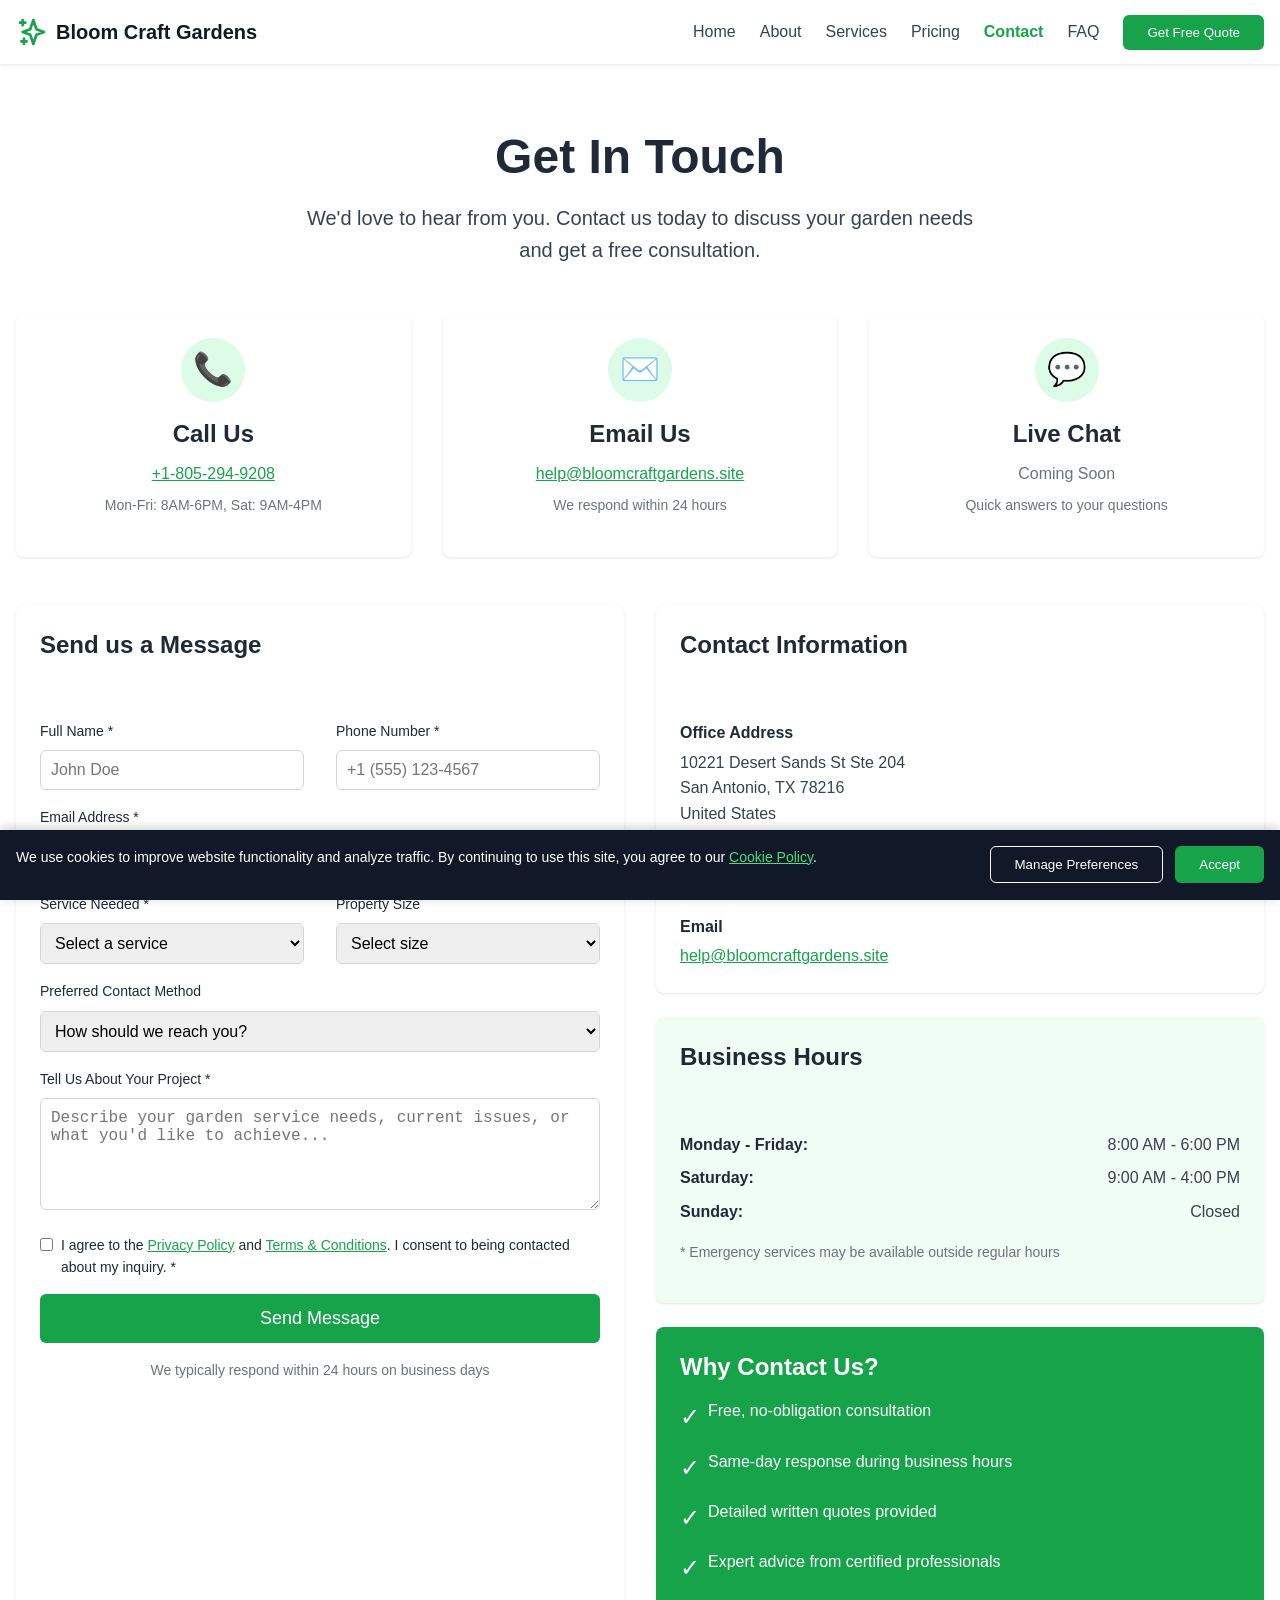
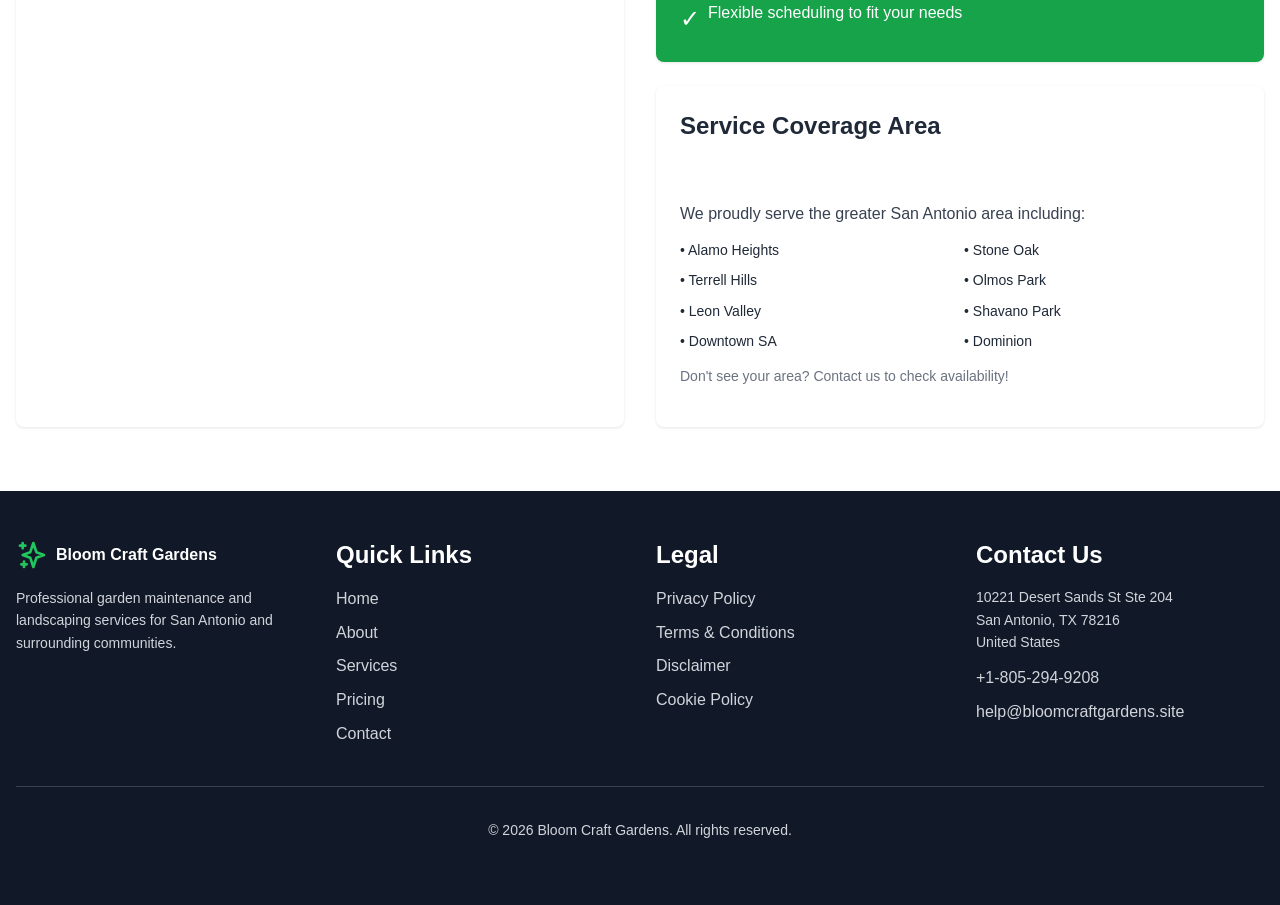
<file: contact.html>
<!DOCTYPE html>
<html lang="en">
<head>
  <meta charset="UTF-8">
  <meta name="viewport" content="width=device-width, initial-scale=1.0">
  <meta name="description" content="Contact Bloom Craft Gardens for professional garden and landscaping services in San Antonio. Free consultations available.">
  <title>Contact Us | Bloom Craft Gardens</title>
  <link rel="stylesheet" href="styles.css">
</head>
<body>
  <!-- Header -->
  <header class="header">
    <nav class="header-nav">
      <a href="index.html" class="logo">
        <svg class="logo-icon" fill="none" stroke="currentColor" viewBox="0 0 24 24">
          <path stroke-linecap="round" stroke-linejoin="round" stroke-width="2" d="M5 3v4M3 5h4M6 17v4m-2-2h4m5-16l2.286 6.857L21 12l-5.714 2.143L13 21l-2.286-6.857L5 12l5.714-2.143L13 3z"></path>
        </svg>
        <span>Bloom Craft Gardens</span>
      </a>
      <div class="nav-links">
        <a href="index.html" class="nav-link">Home</a>
        <a href="about.html" class="nav-link">About</a>
        <a href="services.html" class="nav-link">Services</a>
        <a href="pricing.html" class="nav-link">Pricing</a>
        <a href="contact.html" class="nav-link">Contact</a>
        <a href="faq.html" class="nav-link">FAQ</a>
        <button class="btn btn-primary" onclick="LeadFormModal.open()">Get Free Quote</button>
      </div>
      <button class="mobile-menu-btn" onclick="MobileMenu.toggle()" aria-label="Toggle menu">
        <svg class="icon" fill="none" stroke="currentColor" viewBox="0 0 24 24">
          <path stroke-linecap="round" stroke-linejoin="round" stroke-width="2" d="M4 6h16M4 12h16M4 18h16"></path>
        </svg>
      </button>
    </nav>
    <div class="mobile-menu" id="mobileMenu">
      <a href="index.html" class="nav-link" onclick="MobileMenu.close()">Home</a>
      <a href="about.html" class="nav-link" onclick="MobileMenu.close()">About</a>
      <a href="services.html" class="nav-link" onclick="MobileMenu.close()">Services</a>
      <a href="pricing.html" class="nav-link" onclick="MobileMenu.close()">Pricing</a>
      <a href="contact.html" class="nav-link" onclick="MobileMenu.close()">Contact</a>
      <a href="faq.html" class="nav-link" onclick="MobileMenu.close()">FAQ</a>
      <button class="btn btn-primary btn-full" onclick="LeadFormModal.open(); MobileMenu.close()">Get Free Quote</button>
    </div>
  </header>

  <!-- Main Content -->
  <main class="py-16">
    <div class="container">
      <div class="text-center mb-12">
        <h1 class="mb-4">Get In Touch</h1>
        <p style="font-size: 1.25rem; color: #374151; max-width: 42rem; margin: 0 auto;">
          We'd love to hear from you. Contact us today to discuss your garden needs and get a free consultation.
        </p>
      </div>

      <!-- Contact Methods -->
      <div class="grid grid-cols-3 mb-12">
        <div class="card text-center hover-shadow">
          <div class="card-content">
            <div style="width: 4rem; height: 4rem; background: #dcfce7; border-radius: 50%; display: inline-flex; align-items: center; justify-content: center; margin-bottom: 1rem;">
              <span style="font-size: 2rem;">📞</span>
            </div>
            <h3 class="mb-2">Call Us</h3>
            <a href="tel:+18052949208" style="color: #16a34a; text-decoration: underline; display: block; margin-bottom: 0.5rem;">+1-805-294-9208</a>
            <p style="font-size: 0.875rem; color: #6b7280;">Mon-Fri: 8AM-6PM, Sat: 9AM-4PM</p>
          </div>
        </div>

        <div class="card text-center hover-shadow">
          <div class="card-content">
            <div style="width: 4rem; height: 4rem; background: #dcfce7; border-radius: 50%; display: inline-flex; align-items: center; justify-content: center; margin-bottom: 1rem;">
              <span style="font-size: 2rem;">✉️</span>
            </div>
            <h3 class="mb-2">Email Us</h3>
            <a href="mailto:help@bloomcraftgardens.site" style="color: #16a34a; text-decoration: underline; display: block; margin-bottom: 0.5rem;">help@bloomcraftgardens.site</a>
            <p style="font-size: 0.875rem; color: #6b7280;">We respond within 24 hours</p>
          </div>
        </div>

        <div class="card text-center hover-shadow">
          <div class="card-content">
            <div style="width: 4rem; height: 4rem; background: #dcfce7; border-radius: 50%; display: inline-flex; align-items: center; justify-content: center; margin-bottom: 1rem;">
              <span style="font-size: 2rem;">💬</span>
            </div>
            <h3 class="mb-2">Live Chat</h3>
            <p style="color: #6b7280; margin-bottom: 0.5rem;">Coming Soon</p>
            <p style="font-size: 0.875rem; color: #6b7280;">Quick answers to your questions</p>
          </div>
        </div>
      </div>

      <!-- Form and Info Grid -->
      <div class="grid grid-cols-2">
        <!-- Contact Form -->
        <div class="card">
          <div class="card-header">
            <h3>Send us a Message</h3>
          </div>
          <div class="card-content">
            <form onsubmit="handleContactForm(event)">
              <div class="grid grid-cols-2">
                <div class="form-group">
                  <label class="form-label" for="contact-name">Full Name *</label>
                  <input type="text" class="form-input" id="contact-name" name="name" required placeholder="John Doe">
                </div>
                <div class="form-group">
                  <label class="form-label" for="contact-phone">Phone Number *</label>
                  <input type="tel" class="form-input" id="contact-phone" name="phone" required placeholder="+1 (555) 123-4567">
                </div>
              </div>

              <div class="form-group">
                <label class="form-label" for="contact-email">Email Address *</label>
                <input type="email" class="form-input" id="contact-email" name="email" required placeholder="john.doe@email.com">
              </div>

              <div class="grid grid-cols-2">
                <div class="form-group">
                  <label class="form-label" for="contact-service">Service Needed *</label>
                  <select class="form-select" id="contact-service" name="service" required>
                    <option value="">Select a service</option>
                    <option value="garden-maintenance">Garden Maintenance</option>
                    <option value="lawn-care">Lawn Care</option>
                    <option value="landscape-design">Landscape Design</option>
                    <option value="planting">Planting Services</option>
                    <option value="mulching">Mulching & Soil Care</option>
                    <option value="seasonal-cleanup">Seasonal Cleanup</option>
                    <option value="tree-care">Tree & Shrub Care</option>
                    <option value="irrigation">Irrigation Services</option>
                    <option value="custom">Custom Project</option>
                  </select>
                </div>
                <div class="form-group">
                  <label class="form-label" for="contact-property">Property Size</label>
                  <select class="form-select" id="contact-property" name="propertySize">
                    <option value="">Select size</option>
                    <option value="small">Small (Under 5,000 sq ft)</option>
                    <option value="medium">Medium (5,000-10,000 sq ft)</option>
                    <option value="large">Large (10,000-20,000 sq ft)</option>
                    <option value="xlarge">Extra Large (Over 20,000 sq ft)</option>
                  </select>
                </div>
              </div>

              <div class="form-group">
                <label class="form-label" for="contact-preferred">Preferred Contact Method</label>
                <select class="form-select" id="contact-preferred" name="preferredContact">
                  <option value="">How should we reach you?</option>
                  <option value="phone">Phone Call</option>
                  <option value="email">Email</option>
                  <option value="text">Text Message</option>
                  <option value="any">Any Method</option>
                </select>
              </div>

              <div class="form-group">
                <label class="form-label" for="contact-message">Tell Us About Your Project *</label>
                <textarea class="form-textarea" id="contact-message" name="message" rows="5" required placeholder="Describe your garden service needs, current issues, or what you'd like to achieve..."></textarea>
              </div>

              <div class="checkbox-wrapper">
                <input type="checkbox" id="contact-consent" name="consent" required>
                <label class="checkbox-label" for="contact-consent">
                  I agree to the <a href="privacy-policy.html" target="_blank" style="color: #16a34a; text-decoration: underline;">Privacy Policy</a> and 
                  <a href="terms-conditions.html" target="_blank" style="color: #16a34a; text-decoration: underline;">Terms & Conditions</a>. 
                  I consent to being contacted about my inquiry. *
                </label>
              </div>

              <button type="submit" class="btn btn-primary btn-full btn-lg" style="margin-top: 1rem;">Send Message</button>

              <p class="text-center" style="font-size: 0.875rem; color: #6b7280; margin-top: 1rem;">
                We typically respond within 24 hours on business days
              </p>
            </form>
          </div>
        </div>

        <!-- Contact Information -->
        <div style="display: flex; flex-direction: column; gap: 1.5rem;">
          <div class="card">
            <div class="card-header">
              <h3>Contact Information</h3>
            </div>
            <div class="card-content">
              <div style="margin-bottom: 1rem;">
                <p style="font-weight: 600; margin-bottom: 0.25rem;">Office Address</p>
                <p style="color: #374151;">
                  10221 Desert Sands St Ste 204<br>
                  San Antonio, TX 78216<br>
                  United States
                </p>
              </div>
              <div style="margin-bottom: 1rem;">
                <p style="font-weight: 600; margin-bottom: 0.25rem;">Phone</p>
                <a href="tel:+18052949208" style="color: #16a34a; text-decoration: underline;">+1-805-294-9208</a>
              </div>
              <div>
                <p style="font-weight: 600; margin-bottom: 0.25rem;">Email</p>
                <a href="mailto:help@bloomcraftgardens.site" style="color: #16a34a; text-decoration: underline;">help@bloomcraftgardens.site</a>
              </div>
            </div>
          </div>

          <div class="card bg-green-50">
            <div class="card-header">
              <h3>Business Hours</h3>
            </div>
            <div class="card-content">
              <div style="display: flex; justify-content: space-between; margin-bottom: 0.5rem;">
                <span style="font-weight: 600;">Monday - Friday:</span>
                <span style="color: #374151;">8:00 AM - 6:00 PM</span>
              </div>
              <div style="display: flex; justify-content: space-between; margin-bottom: 0.5rem;">
                <span style="font-weight: 600;">Saturday:</span>
                <span style="color: #374151;">9:00 AM - 4:00 PM</span>
              </div>
              <div style="display: flex; justify-content: space-between;">
                <span style="font-weight: 600;">Sunday:</span>
                <span style="color: #374151;">Closed</span>
              </div>
              <p style="font-size: 0.875rem; color: #6b7280; margin-top: 1rem;">
                * Emergency services may be available outside regular hours
              </p>
            </div>
          </div>

          <div class="card bg-green-600 text-white">
            <div class="card-content">
              <h3 class="mb-4" style="color: white;">Why Contact Us?</h3>
              <ul style="list-style: none; padding: 0;">
                <li style="margin-bottom: 0.75rem; display: flex; gap: 0.5rem;">
                  <span style="font-size: 1.5rem;">✓</span>
                  <span>Free, no-obligation consultation</span>
                </li>
                <li style="margin-bottom: 0.75rem; display: flex; gap: 0.5rem;">
                  <span style="font-size: 1.5rem;">✓</span>
                  <span>Same-day response during business hours</span>
                </li>
                <li style="margin-bottom: 0.75rem; display: flex; gap: 0.5rem;">
                  <span style="font-size: 1.5rem;">✓</span>
                  <span>Detailed written quotes provided</span>
                </li>
                <li style="margin-bottom: 0.75rem; display: flex; gap: 0.5rem;">
                  <span style="font-size: 1.5rem;">✓</span>
                  <span>Expert advice from certified professionals</span>
                </li>
                <li style="display: flex; gap: 0.5rem;">
                  <span style="font-size: 1.5rem;">✓</span>
                  <span>Flexible scheduling to fit your needs</span>
                </li>
              </ul>
            </div>
          </div>

          <div class="card">
            <div class="card-header">
              <h3>Service Coverage Area</h3>
            </div>
            <div class="card-content">
              <p style="color: #374151; margin-bottom: 0.75rem;">
                We proudly serve the greater San Antonio area including:
              </p>
              <div class="grid grid-cols-2" style="font-size: 0.875rem; gap: 0.5rem;">
                <div>• Alamo Heights</div>
                <div>• Stone Oak</div>
                <div>• Terrell Hills</div>
                <div>• Olmos Park</div>
                <div>• Leon Valley</div>
                <div>• Shavano Park</div>
                <div>• Downtown SA</div>
                <div>• Dominion</div>
              </div>
              <p style="font-size: 0.875rem; color: #6b7280; margin-top: 0.75rem;">
                Don't see your area? Contact us to check availability!
              </p>
            </div>
          </div>
        </div>
      </div>
    </div>
  </main>

  <!-- Footer -->
  <footer class="footer">
    <div class="container">
      <div class="footer-grid">
        <div class="footer-section">
          <div style="display: flex; align-items: center; gap: 0.5rem; margin-bottom: 1rem;">
            <svg style="width: 2rem; height: 2rem; color: #22c55e;" fill="none" stroke="currentColor" viewBox="0 0 24 24">
              <path stroke-linecap="round" stroke-linejoin="round" stroke-width="2" d="M5 3v4M3 5h4M6 17v4m-2-2h4m5-16l2.286 6.857L21 12l-5.714 2.143L13 21l-2.286-6.857L5 12l5.714-2.143L13 3z"></path>
            </svg>
            <span style="font-weight: 700; color: white;">Bloom Craft Gardens</span>
          </div>
          <p style="font-size: 0.875rem;">Professional garden maintenance and landscaping services for San Antonio and surrounding communities.</p>
        </div>
        <div class="footer-section">
          <h3>Quick Links</h3>
          <ul>
            <li><a href="index.html">Home</a></li>
            <li><a href="about.html">About</a></li>
            <li><a href="services.html">Services</a></li>
            <li><a href="pricing.html">Pricing</a></li>
            <li><a href="contact.html">Contact</a></li>
          </ul>
        </div>
        <div class="footer-section">
          <h3>Legal</h3>
          <ul>
            <li><a href="privacy-policy.html">Privacy Policy</a></li>
            <li><a href="terms-conditions.html">Terms & Conditions</a></li>
            <li><a href="disclaimer.html">Disclaimer</a></li>
            <li><a href="cookie-policy.html">Cookie Policy</a></li>
          </ul>
        </div>
        <div class="footer-section">
          <h3>Contact Us</h3>
          <ul style="list-style: none;">
            <li style="font-size: 0.875rem; margin-bottom: 0.75rem;">
              10221 Desert Sands St Ste 204<br>
              San Antonio, TX 78216<br>
              United States
            </li>
            <li><a href="tel:+18052949208">+1-805-294-9208</a></li>
            <li><a href="mailto:help@bloomcraftgardens.site">help@bloomcraftgardens.site</a></li>
          </ul>
        </div>
      </div>
      <div class="footer-bottom">
        <p>&copy; 2026 Bloom Craft Gardens. All rights reserved.</p>
      </div>
    </div>
  </footer>

  <!-- Cookie Banner & Lead Form Modal -->
  <div class="cookie-banner" id="cookieBanner">
    <div class="cookie-content">
      <p class="cookie-text">
        We use cookies to improve website functionality and analyze traffic. By continuing to use this site, you agree to our 
        <a href="cookie-policy.html">Cookie Policy</a>.
      </p>
      <div class="cookie-buttons">
        <button class="btn btn-outline" style="border-color: white; color: white;" onclick="CookieConsent.manage()">Manage Preferences</button>
        <button class="btn btn-primary" onclick="CookieConsent.accept()">Accept</button>
      </div>
    </div>
  </div>

  <div class="modal-overlay" id="leadFormModal">
    <div class="modal">
      <div class="modal-header">
        <h3 class="modal-title">Get Your Free Quote</h3>
        <button class="modal-close" onclick="LeadFormModal.close()" aria-label="Close">&times;</button>
      </div>
      <div class="modal-body">
        <form onsubmit="LeadFormModal.handleSubmit(event)">
          <div class="form-group">
            <label class="form-label" for="lead-name">Name *</label>
            <input type="text" class="form-input" id="lead-name" name="name" required placeholder="Your name">
          </div>
          <div class="form-group">
            <label class="form-label" for="lead-email">Email *</label>
            <input type="email" class="form-input" id="lead-email" name="email" required placeholder="your@email.com">
          </div>
          <div class="form-group">
            <label class="form-label" for="lead-phone">Phone *</label>
            <input type="tel" class="form-input" id="lead-phone" name="phone" required placeholder="+1 (555) 123-4567">
          </div>
          <div class="form-group">
            <label class="form-label" for="lead-service">Service Needed *</label>
            <select class="form-select" id="lead-service" name="service" required>
              <option value="">Select a service</option>
              <option value="garden-maintenance">Garden Maintenance</option>
              <option value="lawn-care">Lawn Care</option>
              <option value="landscape-design">Landscape Design</option>
              <option value="planting">Planting Services</option>
              <option value="mulching">Mulching & Soil Care</option>
              <option value="seasonal-cleanup">Seasonal Cleanup</option>
              <option value="custom">Custom Project</option>
            </select>
          </div>
          <div class="form-group">
            <label class="form-label" for="lead-message">Message</label>
            <textarea class="form-textarea" id="lead-message" name="message" rows="3" placeholder="Tell us about your garden service needs..."></textarea>
          </div>
          <div class="checkbox-wrapper">
            <input type="checkbox" id="lead-consent" name="consent" required>
            <label class="checkbox-label" for="lead-consent">
              I agree to the <a href="privacy-policy.html" target="_blank" style="color: #16a34a; text-decoration: underline;">Privacy Policy</a> and 
              <a href="terms-conditions.html" target="_blank" style="color: #16a34a; text-decoration: underline;">Terms & Conditions</a>. *
            </label>
          </div>
          <button type="submit" class="btn btn-primary btn-full btn-lg" style="margin-top: 1rem;">Request Service</button>
        </form>
      </div>
    </div>
  </div>

  <script src="script.js"></script>
</body>
</html>
</file>
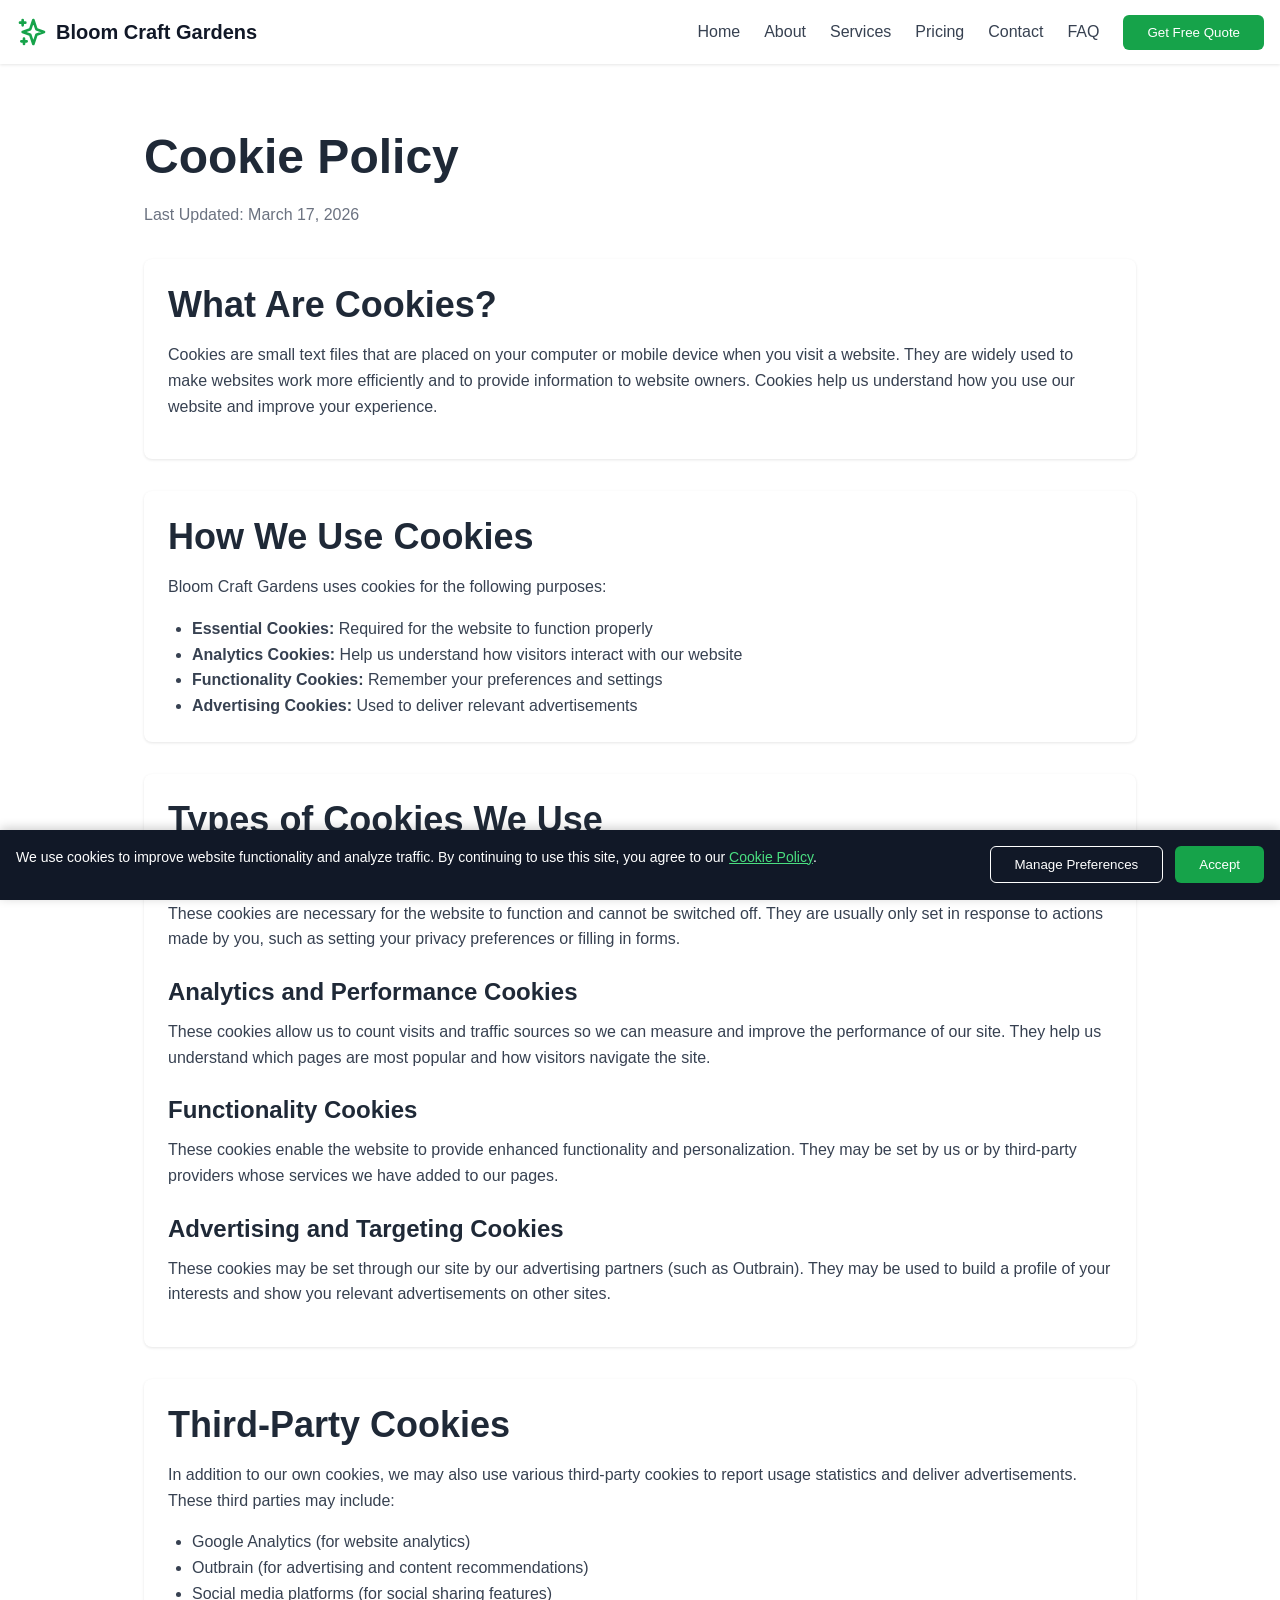
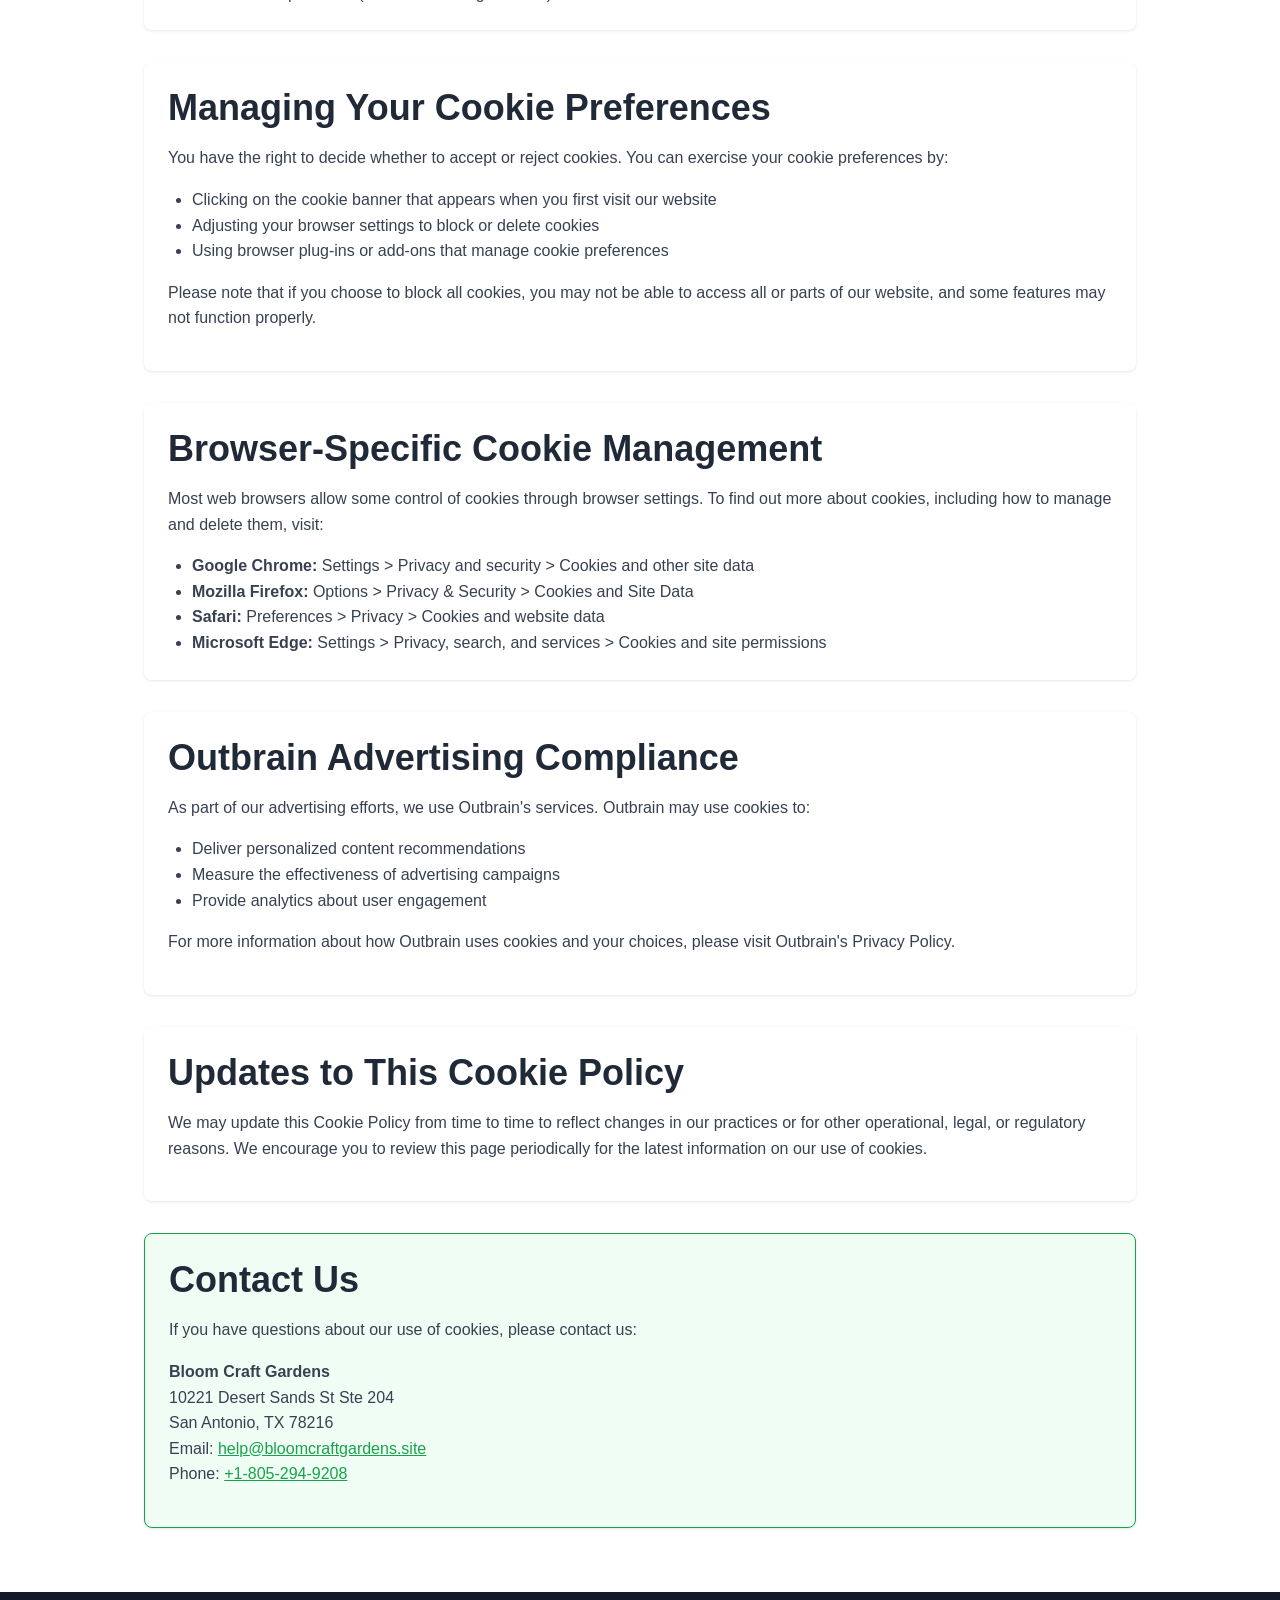
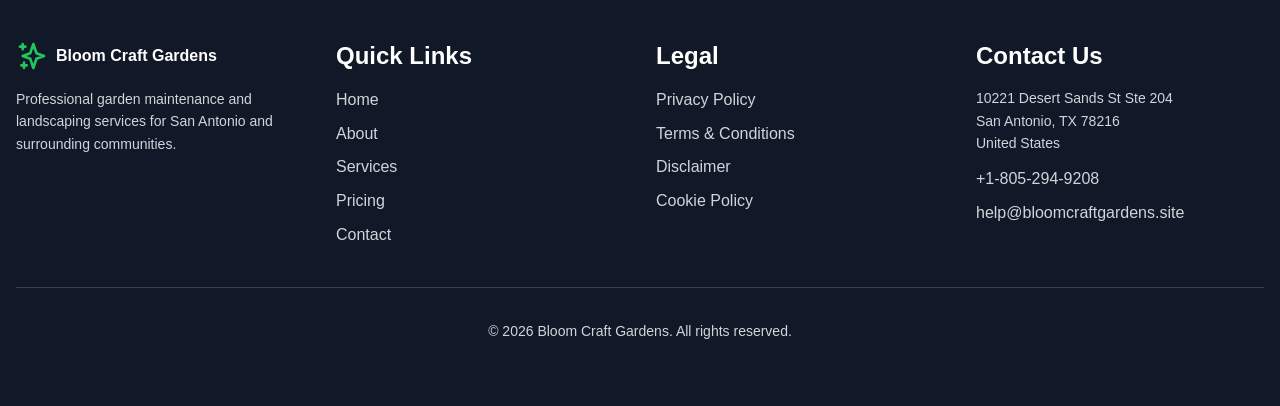
<file: cookie-policy.html>
<!DOCTYPE html>
<html lang="en">
<head>
  <meta charset="UTF-8">
  <meta name="viewport" content="width=device-width, initial-scale=1.0">
  <meta name="description" content="Cookie Policy for Bloom Craft Gardens - Learn about how we use cookies on our website.">
  <title>Cookie Policy | Bloom Craft Gardens</title>
  <link rel="stylesheet" href="styles.css">
</head>
<body>
  <header class="header">
    <nav class="header-nav">
      <a href="index.html" class="logo">
        <svg class="logo-icon" fill="none" stroke="currentColor" viewBox="0 0 24 24">
          <path stroke-linecap="round" stroke-linejoin="round" stroke-width="2" d="M5 3v4M3 5h4M6 17v4m-2-2h4m5-16l2.286 6.857L21 12l-5.714 2.143L13 21l-2.286-6.857L5 12l5.714-2.143L13 3z"></path>
        </svg>
        <span>Bloom Craft Gardens</span>
      </a>
      <div class="nav-links">
        <a href="index.html" class="nav-link">Home</a>
        <a href="about.html" class="nav-link">About</a>
        <a href="services.html" class="nav-link">Services</a>
        <a href="pricing.html" class="nav-link">Pricing</a>
        <a href="contact.html" class="nav-link">Contact</a>
        <a href="faq.html" class="nav-link">FAQ</a>
        <button class="btn btn-primary" onclick="LeadFormModal.open()">Get Free Quote</button>
      </div>
      <button class="mobile-menu-btn" onclick="MobileMenu.toggle()" aria-label="Toggle menu">
        <svg class="icon" fill="none" stroke="currentColor" viewBox="0 0 24 24">
          <path stroke-linecap="round" stroke-linejoin="round" stroke-width="2" d="M4 6h16M4 12h16M4 18h16"></path>
        </svg>
      </button>
    </nav>
    <div class="mobile-menu" id="mobileMenu">
      <a href="index.html" class="nav-link" onclick="MobileMenu.close()">Home</a>
      <a href="about.html" class="nav-link" onclick="MobileMenu.close()">About</a>
      <a href="services.html" class="nav-link" onclick="MobileMenu.close()">Services</a>
      <a href="pricing.html" class="nav-link" onclick="MobileMenu.close()">Pricing</a>
      <a href="contact.html" class="nav-link" onclick="MobileMenu.close()">Contact</a>
      <a href="faq.html" class="nav-link" onclick="MobileMenu.close()">FAQ</a>
      <button class="btn btn-primary btn-full" onclick="LeadFormModal.open(); MobileMenu.close()">Get Free Quote</button>
    </div>
  </header>

  <main class="py-16">
    <div class="container-sm">
      <h1 class="mb-4">Cookie Policy</h1>
      <p style="color: #6b7280; margin-bottom: 2rem;">Last Updated: March 17, 2026</p>

      <div class="card mb-8">
        <div class="card-content">
          <h2 class="mb-4">What Are Cookies?</h2>
          <p style="color: #374151;">
            Cookies are small text files that are placed on your computer or mobile device when you visit a website. They are widely used to make websites work more efficiently and to provide information to website owners. Cookies help us understand how you use our website and improve your experience.
          </p>
        </div>
      </div>

      <div class="card mb-8">
        <div class="card-content">
          <h2 class="mb-4">How We Use Cookies</h2>
          <p style="color: #374151; margin-bottom: 1rem;">
            Bloom Craft Gardens uses cookies for the following purposes:
          </p>
          <ul style="color: #374151; padding-left: 1.5rem;">
            <li><strong>Essential Cookies:</strong> Required for the website to function properly</li>
            <li><strong>Analytics Cookies:</strong> Help us understand how visitors interact with our website</li>
            <li><strong>Functionality Cookies:</strong> Remember your preferences and settings</li>
            <li><strong>Advertising Cookies:</strong> Used to deliver relevant advertisements</li>
          </ul>
        </div>
      </div>

      <div class="card mb-8">
        <div class="card-content">
          <h2 class="mb-4">Types of Cookies We Use</h2>
          
          <h3 class="mb-2">Essential Cookies</h3>
          <p style="color: #374151; margin-bottom: 1.5rem;">
            These cookies are necessary for the website to function and cannot be switched off. They are usually only set in response to actions made by you, such as setting your privacy preferences or filling in forms.
          </p>

          <h3 class="mb-2">Analytics and Performance Cookies</h3>
          <p style="color: #374151; margin-bottom: 1.5rem;">
            These cookies allow us to count visits and traffic sources so we can measure and improve the performance of our site. They help us understand which pages are most popular and how visitors navigate the site.
          </p>

          <h3 class="mb-2">Functionality Cookies</h3>
          <p style="color: #374151; margin-bottom: 1.5rem;">
            These cookies enable the website to provide enhanced functionality and personalization. They may be set by us or by third-party providers whose services we have added to our pages.
          </p>

          <h3 class="mb-2">Advertising and Targeting Cookies</h3>
          <p style="color: #374151;">
            These cookies may be set through our site by our advertising partners (such as Outbrain). They may be used to build a profile of your interests and show you relevant advertisements on other sites.
          </p>
        </div>
      </div>

      <div class="card mb-8">
        <div class="card-content">
          <h2 class="mb-4">Third-Party Cookies</h2>
          <p style="color: #374151; margin-bottom: 1rem;">
            In addition to our own cookies, we may also use various third-party cookies to report usage statistics and deliver advertisements. These third parties may include:
          </p>
          <ul style="color: #374151; padding-left: 1.5rem;">
            <li>Google Analytics (for website analytics)</li>
            <li>Outbrain (for advertising and content recommendations)</li>
            <li>Social media platforms (for social sharing features)</li>
          </ul>
        </div>
      </div>

      <div class="card mb-8">
        <div class="card-content">
          <h2 class="mb-4">Managing Your Cookie Preferences</h2>
          <p style="color: #374151; margin-bottom: 1rem;">
            You have the right to decide whether to accept or reject cookies. You can exercise your cookie preferences by:
          </p>
          <ul style="color: #374151; padding-left: 1.5rem; margin-bottom: 1rem;">
            <li>Clicking on the cookie banner that appears when you first visit our website</li>
            <li>Adjusting your browser settings to block or delete cookies</li>
            <li>Using browser plug-ins or add-ons that manage cookie preferences</li>
          </ul>
          <p style="color: #374151;">
            Please note that if you choose to block all cookies, you may not be able to access all or parts of our website, and some features may not function properly.
          </p>
        </div>
      </div>

      <div class="card mb-8">
        <div class="card-content">
          <h2 class="mb-4">Browser-Specific Cookie Management</h2>
          <p style="color: #374151; margin-bottom: 1rem;">
            Most web browsers allow some control of cookies through browser settings. To find out more about cookies, including how to manage and delete them, visit:
          </p>
          <ul style="color: #374151; padding-left: 1.5rem;">
            <li><strong>Google Chrome:</strong> Settings > Privacy and security > Cookies and other site data</li>
            <li><strong>Mozilla Firefox:</strong> Options > Privacy & Security > Cookies and Site Data</li>
            <li><strong>Safari:</strong> Preferences > Privacy > Cookies and website data</li>
            <li><strong>Microsoft Edge:</strong> Settings > Privacy, search, and services > Cookies and site permissions</li>
          </ul>
        </div>
      </div>

      <div class="card mb-8">
        <div class="card-content">
          <h2 class="mb-4">Outbrain Advertising Compliance</h2>
          <p style="color: #374151; margin-bottom: 1rem;">
            As part of our advertising efforts, we use Outbrain's services. Outbrain may use cookies to:
          </p>
          <ul style="color: #374151; padding-left: 1.5rem; margin-bottom: 1rem;">
            <li>Deliver personalized content recommendations</li>
            <li>Measure the effectiveness of advertising campaigns</li>
            <li>Provide analytics about user engagement</li>
          </ul>
          <p style="color: #374151;">
            For more information about how Outbrain uses cookies and your choices, please visit Outbrain's Privacy Policy.
          </p>
        </div>
      </div>

      <div class="card mb-8">
        <div class="card-content">
          <h2 class="mb-4">Updates to This Cookie Policy</h2>
          <p style="color: #374151;">
            We may update this Cookie Policy from time to time to reflect changes in our practices or for other operational, legal, or regulatory reasons. We encourage you to review this page periodically for the latest information on our use of cookies.
          </p>
        </div>
      </div>

      <div class="card" style="background: #f0fdf4; border: 1px solid #16a34a;">
        <div class="card-content">
          <h2 class="mb-4">Contact Us</h2>
          <p style="color: #374151; margin-bottom: 1rem;">
            If you have questions about our use of cookies, please contact us:
          </p>
          <p style="color: #374151;">
            <strong>Bloom Craft Gardens</strong><br>
            10221 Desert Sands St Ste 204<br>
            San Antonio, TX 78216<br>
            Email: <a href="mailto:help@bloomcraftgardens.site" style="color: #16a34a; text-decoration: underline;">help@bloomcraftgardens.site</a><br>
            Phone: <a href="tel:+18052949208" style="color: #16a34a; text-decoration: underline;">+1-805-294-9208</a>
          </p>
        </div>
      </div>
    </div>
  </main>

  <footer class="footer">
    <div class="container">
      <div class="footer-grid">
        <div class="footer-section">
          <div style="display: flex; align-items: center; gap: 0.5rem; margin-bottom: 1rem;">
            <svg style="width: 2rem; height: 2rem; color: #22c55e;" fill="none" stroke="currentColor" viewBox="0 0 24 24">
              <path stroke-linecap="round" stroke-linejoin="round" stroke-width="2" d="M5 3v4M3 5h4M6 17v4m-2-2h4m5-16l2.286 6.857L21 12l-5.714 2.143L13 21l-2.286-6.857L5 12l5.714-2.143L13 3z"></path>
            </svg>
            <span style="font-weight: 700; color: white;">Bloom Craft Gardens</span>
          </div>
          <p style="font-size: 0.875rem;">Professional garden maintenance and landscaping services for San Antonio and surrounding communities.</p>
        </div>
        <div class="footer-section">
          <h3>Quick Links</h3>
          <ul>
            <li><a href="index.html">Home</a></li>
            <li><a href="about.html">About</a></li>
            <li><a href="services.html">Services</a></li>
            <li><a href="pricing.html">Pricing</a></li>
            <li><a href="contact.html">Contact</a></li>
          </ul>
        </div>
        <div class="footer-section">
          <h3>Legal</h3>
          <ul>
            <li><a href="privacy-policy.html">Privacy Policy</a></li>
            <li><a href="terms-conditions.html">Terms & Conditions</a></li>
            <li><a href="disclaimer.html">Disclaimer</a></li>
            <li><a href="cookie-policy.html">Cookie Policy</a></li>
          </ul>
        </div>
        <div class="footer-section">
          <h3>Contact Us</h3>
          <ul style="list-style: none;">
            <li style="font-size: 0.875rem; margin-bottom: 0.75rem;">
              10221 Desert Sands St Ste 204<br>
              San Antonio, TX 78216<br>
              United States
            </li>
            <li><a href="tel:+18052949208">+1-805-294-9208</a></li>
            <li><a href="mailto:help@bloomcraftgardens.site">help@bloomcraftgardens.site</a></li>
          </ul>
        </div>
      </div>
      <div class="footer-bottom">
        <p>&copy; 2026 Bloom Craft Gardens. All rights reserved.</p>
      </div>
    </div>
  </footer>

  <div class="cookie-banner" id="cookieBanner">
    <div class="cookie-content">
      <p class="cookie-text">
        We use cookies to improve website functionality and analyze traffic. By continuing to use this site, you agree to our 
        <a href="cookie-policy.html">Cookie Policy</a>.
      </p>
      <div class="cookie-buttons">
        <button class="btn btn-outline" style="border-color: white; color: white;" onclick="CookieConsent.manage()">Manage Preferences</button>
        <button class="btn btn-primary" onclick="CookieConsent.accept()">Accept</button>
      </div>
    </div>
  </div>

  <div class="modal-overlay" id="leadFormModal">
    <div class="modal">
      <div class="modal-header">
        <h3 class="modal-title">Get Your Free Quote</h3>
        <button class="modal-close" onclick="LeadFormModal.close()" aria-label="Close">&times;</button>
      </div>
      <div class="modal-body">
        <form onsubmit="LeadFormModal.handleSubmit(event)">
          <div class="form-group">
            <label class="form-label" for="lead-name">Name *</label>
            <input type="text" class="form-input" id="lead-name" name="name" required placeholder="Your name">
          </div>
          <div class="form-group">
            <label class="form-label" for="lead-email">Email *</label>
            <input type="email" class="form-input" id="lead-email" name="email" required placeholder="your@email.com">
          </div>
          <div class="form-group">
            <label class="form-label" for="lead-phone">Phone *</label>
            <input type="tel" class="form-input" id="lead-phone" name="phone" required placeholder="+1 (555) 123-4567">
          </div>
          <div class="form-group">
            <label class="form-label" for="lead-service">Service Needed *</label>
            <select class="form-select" id="lead-service" name="service" required>
              <option value="">Select a service</option>
              <option value="garden-maintenance">Garden Maintenance</option>
              <option value="lawn-care">Lawn Care</option>
              <option value="landscape-design">Landscape Design</option>
              <option value="planting">Planting Services</option>
              <option value="mulching">Mulching & Soil Care</option>
              <option value="seasonal-cleanup">Seasonal Cleanup</option>
              <option value="custom">Custom Project</option>
            </select>
          </div>
          <div class="form-group">
            <label class="form-label" for="lead-message">Message</label>
            <textarea class="form-textarea" id="lead-message" name="message" rows="3" placeholder="Tell us about your garden service needs..."></textarea>
          </div>
          <div class="checkbox-wrapper">
            <input type="checkbox" id="lead-consent" name="consent" required>
            <label class="checkbox-label" for="lead-consent">
              I agree to the <a href="privacy-policy.html" target="_blank" style="color: #16a34a; text-decoration: underline;">Privacy Policy</a> and 
              <a href="terms-conditions.html" target="_blank" style="color: #16a34a; text-decoration: underline;">Terms & Conditions</a>. *
            </label>
          </div>
          <button type="submit" class="btn btn-primary btn-full btn-lg" style="margin-top: 1rem;">Request Service</button>
        </form>
      </div>
    </div>
  </div>

  <script src="script.js"></script>
</body>
</html>
</file>
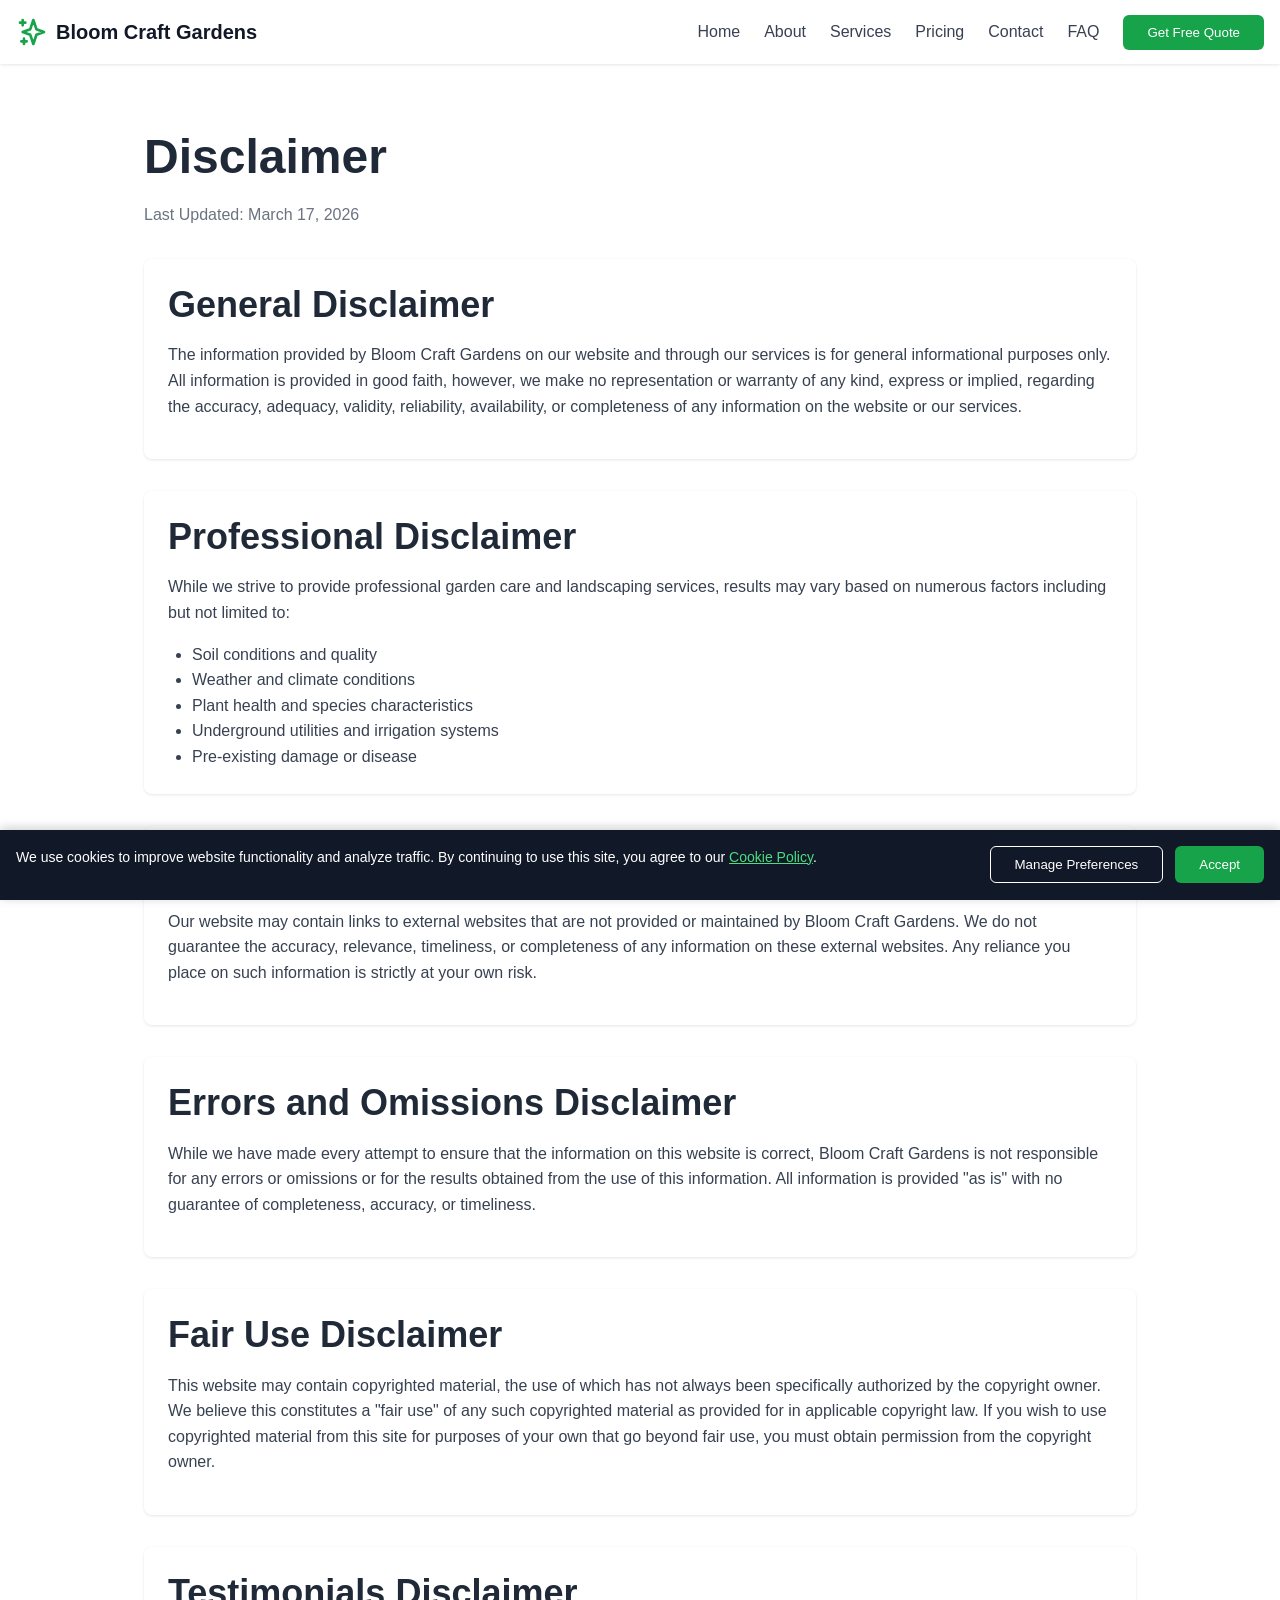
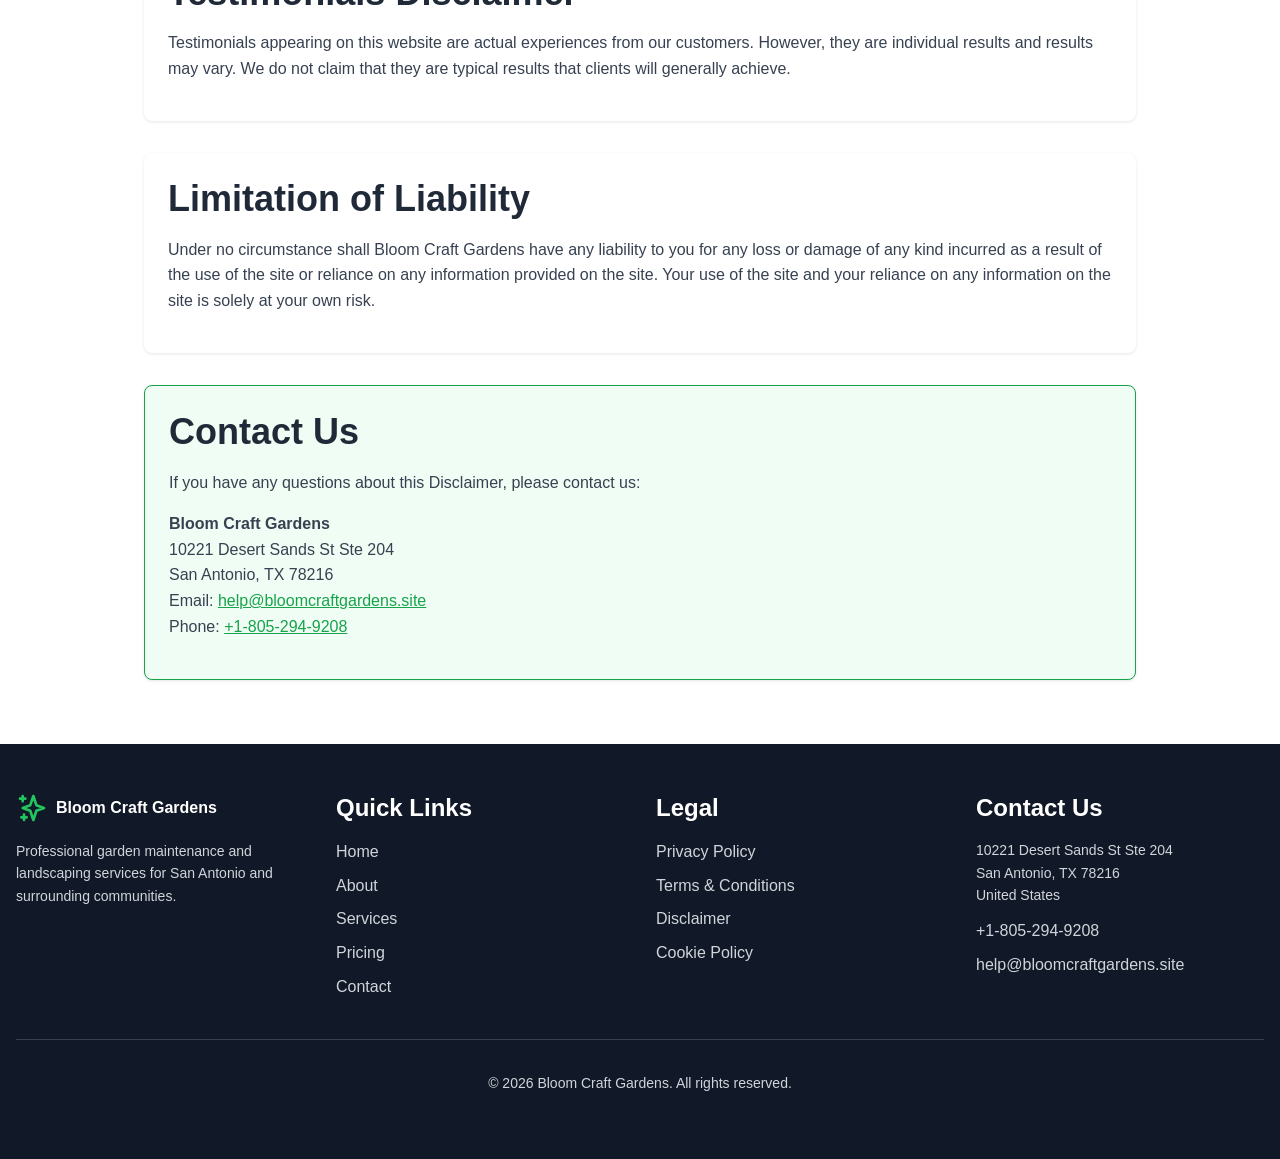
<file: disclaimer.html>
<!DOCTYPE html>
<html lang="en">
<head>
  <meta charset="UTF-8">
  <meta name="viewport" content="width=device-width, initial-scale=1.0">
  <meta name="description" content="Disclaimer for Bloom Craft Gardens website and services.">
  <title>Disclaimer | Bloom Craft Gardens</title>
  <link rel="stylesheet" href="styles.css">
</head>
<body>
  <header class="header">
    <nav class="header-nav">
      <a href="index.html" class="logo">
        <svg class="logo-icon" fill="none" stroke="currentColor" viewBox="0 0 24 24">
          <path stroke-linecap="round" stroke-linejoin="round" stroke-width="2" d="M5 3v4M3 5h4M6 17v4m-2-2h4m5-16l2.286 6.857L21 12l-5.714 2.143L13 21l-2.286-6.857L5 12l5.714-2.143L13 3z"></path>
        </svg>
        <span>Bloom Craft Gardens</span>
      </a>
      <div class="nav-links">
        <a href="index.html" class="nav-link">Home</a>
        <a href="about.html" class="nav-link">About</a>
        <a href="services.html" class="nav-link">Services</a>
        <a href="pricing.html" class="nav-link">Pricing</a>
        <a href="contact.html" class="nav-link">Contact</a>
        <a href="faq.html" class="nav-link">FAQ</a>
        <button class="btn btn-primary" onclick="LeadFormModal.open()">Get Free Quote</button>
      </div>
      <button class="mobile-menu-btn" onclick="MobileMenu.toggle()" aria-label="Toggle menu">
        <svg class="icon" fill="none" stroke="currentColor" viewBox="0 0 24 24">
          <path stroke-linecap="round" stroke-linejoin="round" stroke-width="2" d="M4 6h16M4 12h16M4 18h16"></path>
        </svg>
      </button>
    </nav>
    <div class="mobile-menu" id="mobileMenu">
      <a href="index.html" class="nav-link" onclick="MobileMenu.close()">Home</a>
      <a href="about.html" class="nav-link" onclick="MobileMenu.close()">About</a>
      <a href="services.html" class="nav-link" onclick="MobileMenu.close()">Services</a>
      <a href="pricing.html" class="nav-link" onclick="MobileMenu.close()">Pricing</a>
      <a href="contact.html" class="nav-link" onclick="MobileMenu.close()">Contact</a>
      <a href="faq.html" class="nav-link" onclick="MobileMenu.close()">FAQ</a>
      <button class="btn btn-primary btn-full" onclick="LeadFormModal.open(); MobileMenu.close()">Get Free Quote</button>
    </div>
  </header>

  <main class="py-16">
    <div class="container-sm">
      <h1 class="mb-4">Disclaimer</h1>
      <p style="color: #6b7280; margin-bottom: 2rem;">Last Updated: March 17, 2026</p>

      <div class="card mb-8">
        <div class="card-content">
          <h2 class="mb-4">General Disclaimer</h2>
          <p style="color: #374151;">
            The information provided by Bloom Craft Gardens on our website and through our services is for general informational purposes only. All information is provided in good faith, however, we make no representation or warranty of any kind, express or implied, regarding the accuracy, adequacy, validity, reliability, availability, or completeness of any information on the website or our services.
          </p>
        </div>
      </div>

      <div class="card mb-8">
        <div class="card-content">
          <h2 class="mb-4">Professional Disclaimer</h2>
          <p style="color: #374151; margin-bottom: 1rem;">
            While we strive to provide professional garden care and landscaping services, results may vary based on numerous factors including but not limited to:
          </p>
          <ul style="color: #374151; padding-left: 1.5rem;">
            <li>Soil conditions and quality</li>
            <li>Weather and climate conditions</li>
            <li>Plant health and species characteristics</li>
            <li>Underground utilities and irrigation systems</li>
            <li>Pre-existing damage or disease</li>
          </ul>
        </div>
      </div>

      <div class="card mb-8">
        <div class="card-content">
          <h2 class="mb-4">External Links Disclaimer</h2>
          <p style="color: #374151;">
            Our website may contain links to external websites that are not provided or maintained by Bloom Craft Gardens. We do not guarantee the accuracy, relevance, timeliness, or completeness of any information on these external websites. Any reliance you place on such information is strictly at your own risk.
          </p>
        </div>
      </div>

      <div class="card mb-8">
        <div class="card-content">
          <h2 class="mb-4">Errors and Omissions Disclaimer</h2>
          <p style="color: #374151;">
            While we have made every attempt to ensure that the information on this website is correct, Bloom Craft Gardens is not responsible for any errors or omissions or for the results obtained from the use of this information. All information is provided "as is" with no guarantee of completeness, accuracy, or timeliness.
          </p>
        </div>
      </div>

      <div class="card mb-8">
        <div class="card-content">
          <h2 class="mb-4">Fair Use Disclaimer</h2>
          <p style="color: #374151;">
            This website may contain copyrighted material, the use of which has not always been specifically authorized by the copyright owner. We believe this constitutes a "fair use" of any such copyrighted material as provided for in applicable copyright law. If you wish to use copyrighted material from this site for purposes of your own that go beyond fair use, you must obtain permission from the copyright owner.
          </p>
        </div>
      </div>

      <div class="card mb-8">
        <div class="card-content">
          <h2 class="mb-4">Testimonials Disclaimer</h2>
          <p style="color: #374151;">
            Testimonials appearing on this website are actual experiences from our customers. However, they are individual results and results may vary. We do not claim that they are typical results that clients will generally achieve.
          </p>
        </div>
      </div>

      <div class="card mb-8">
        <div class="card-content">
          <h2 class="mb-4">Limitation of Liability</h2>
          <p style="color: #374151;">
            Under no circumstance shall Bloom Craft Gardens have any liability to you for any loss or damage of any kind incurred as a result of the use of the site or reliance on any information provided on the site. Your use of the site and your reliance on any information on the site is solely at your own risk.
          </p>
        </div>
      </div>

      <div class="card" style="background: #f0fdf4; border: 1px solid #16a34a;">
        <div class="card-content">
          <h2 class="mb-4">Contact Us</h2>
          <p style="color: #374151; margin-bottom: 1rem;">
            If you have any questions about this Disclaimer, please contact us:
          </p>
          <p style="color: #374151;">
            <strong>Bloom Craft Gardens</strong><br>
            10221 Desert Sands St Ste 204<br>
            San Antonio, TX 78216<br>
            Email: <a href="mailto:help@bloomcraftgardens.site" style="color: #16a34a; text-decoration: underline;">help@bloomcraftgardens.site</a><br>
            Phone: <a href="tel:+18052949208" style="color: #16a34a; text-decoration: underline;">+1-805-294-9208</a>
          </p>
        </div>
      </div>
    </div>
  </main>

  <footer class="footer">
    <div class="container">
      <div class="footer-grid">
        <div class="footer-section">
          <div style="display: flex; align-items: center; gap: 0.5rem; margin-bottom: 1rem;">
            <svg style="width: 2rem; height: 2rem; color: #22c55e;" fill="none" stroke="currentColor" viewBox="0 0 24 24">
              <path stroke-linecap="round" stroke-linejoin="round" stroke-width="2" d="M5 3v4M3 5h4M6 17v4m-2-2h4m5-16l2.286 6.857L21 12l-5.714 2.143L13 21l-2.286-6.857L5 12l5.714-2.143L13 3z"></path>
            </svg>
            <span style="font-weight: 700; color: white;">Bloom Craft Gardens</span>
          </div>
          <p style="font-size: 0.875rem;">Professional garden maintenance and landscaping services for San Antonio and surrounding communities.</p>
        </div>
        <div class="footer-section">
          <h3>Quick Links</h3>
          <ul>
            <li><a href="index.html">Home</a></li>
            <li><a href="about.html">About</a></li>
            <li><a href="services.html">Services</a></li>
            <li><a href="pricing.html">Pricing</a></li>
            <li><a href="contact.html">Contact</a></li>
          </ul>
        </div>
        <div class="footer-section">
          <h3>Legal</h3>
          <ul>
            <li><a href="privacy-policy.html">Privacy Policy</a></li>
            <li><a href="terms-conditions.html">Terms & Conditions</a></li>
            <li><a href="disclaimer.html">Disclaimer</a></li>
            <li><a href="cookie-policy.html">Cookie Policy</a></li>
          </ul>
        </div>
        <div class="footer-section">
          <h3>Contact Us</h3>
          <ul style="list-style: none;">
            <li style="font-size: 0.875rem; margin-bottom: 0.75rem;">
              10221 Desert Sands St Ste 204<br>
              San Antonio, TX 78216<br>
              United States
            </li>
            <li><a href="tel:+18052949208">+1-805-294-9208</a></li>
            <li><a href="mailto:help@bloomcraftgardens.site">help@bloomcraftgardens.site</a></li>
          </ul>
        </div>
      </div>
      <div class="footer-bottom">
        <p>&copy; 2026 Bloom Craft Gardens. All rights reserved.</p>
      </div>
    </div>
  </footer>

  <div class="cookie-banner" id="cookieBanner">
    <div class="cookie-content">
      <p class="cookie-text">
        We use cookies to improve website functionality and analyze traffic. By continuing to use this site, you agree to our 
        <a href="cookie-policy.html">Cookie Policy</a>.
      </p>
      <div class="cookie-buttons">
        <button class="btn btn-outline" style="border-color: white; color: white;" onclick="CookieConsent.manage()">Manage Preferences</button>
        <button class="btn btn-primary" onclick="CookieConsent.accept()">Accept</button>
      </div>
    </div>
  </div>

  <div class="modal-overlay" id="leadFormModal">
    <div class="modal">
      <div class="modal-header">
        <h3 class="modal-title">Get Your Free Quote</h3>
        <button class="modal-close" onclick="LeadFormModal.close()" aria-label="Close">&times;</button>
      </div>
      <div class="modal-body">
        <form onsubmit="LeadFormModal.handleSubmit(event)">
          <div class="form-group">
            <label class="form-label" for="lead-name">Name *</label>
            <input type="text" class="form-input" id="lead-name" name="name" required placeholder="Your name">
          </div>
          <div class="form-group">
            <label class="form-label" for="lead-email">Email *</label>
            <input type="email" class="form-input" id="lead-email" name="email" required placeholder="your@email.com">
          </div>
          <div class="form-group">
            <label class="form-label" for="lead-phone">Phone *</label>
            <input type="tel" class="form-input" id="lead-phone" name="phone" required placeholder="+1 (555) 123-4567">
          </div>
          <div class="form-group">
            <label class="form-label" for="lead-service">Service Needed *</label>
            <select class="form-select" id="lead-service" name="service" required>
              <option value="">Select a service</option>
              <option value="garden-maintenance">Garden Maintenance</option>
              <option value="lawn-care">Lawn Care</option>
              <option value="landscape-design">Landscape Design</option>
              <option value="planting">Planting Services</option>
              <option value="mulching">Mulching & Soil Care</option>
              <option value="seasonal-cleanup">Seasonal Cleanup</option>
              <option value="custom">Custom Project</option>
            </select>
          </div>
          <div class="form-group">
            <label class="form-label" for="lead-message">Message</label>
            <textarea class="form-textarea" id="lead-message" name="message" rows="3" placeholder="Tell us about your garden service needs..."></textarea>
          </div>
          <div class="checkbox-wrapper">
            <input type="checkbox" id="lead-consent" name="consent" required>
            <label class="checkbox-label" for="lead-consent">
              I agree to the <a href="privacy-policy.html" target="_blank" style="color: #16a34a; text-decoration: underline;">Privacy Policy</a> and 
              <a href="terms-conditions.html" target="_blank" style="color: #16a34a; text-decoration: underline;">Terms & Conditions</a>. *
            </label>
          </div>
          <button type="submit" class="btn btn-primary btn-full btn-lg" style="margin-top: 1rem;">Request Service</button>
        </form>
      </div>
    </div>
  </div>

  <script src="script.js"></script>
</body>
</html>
</file>
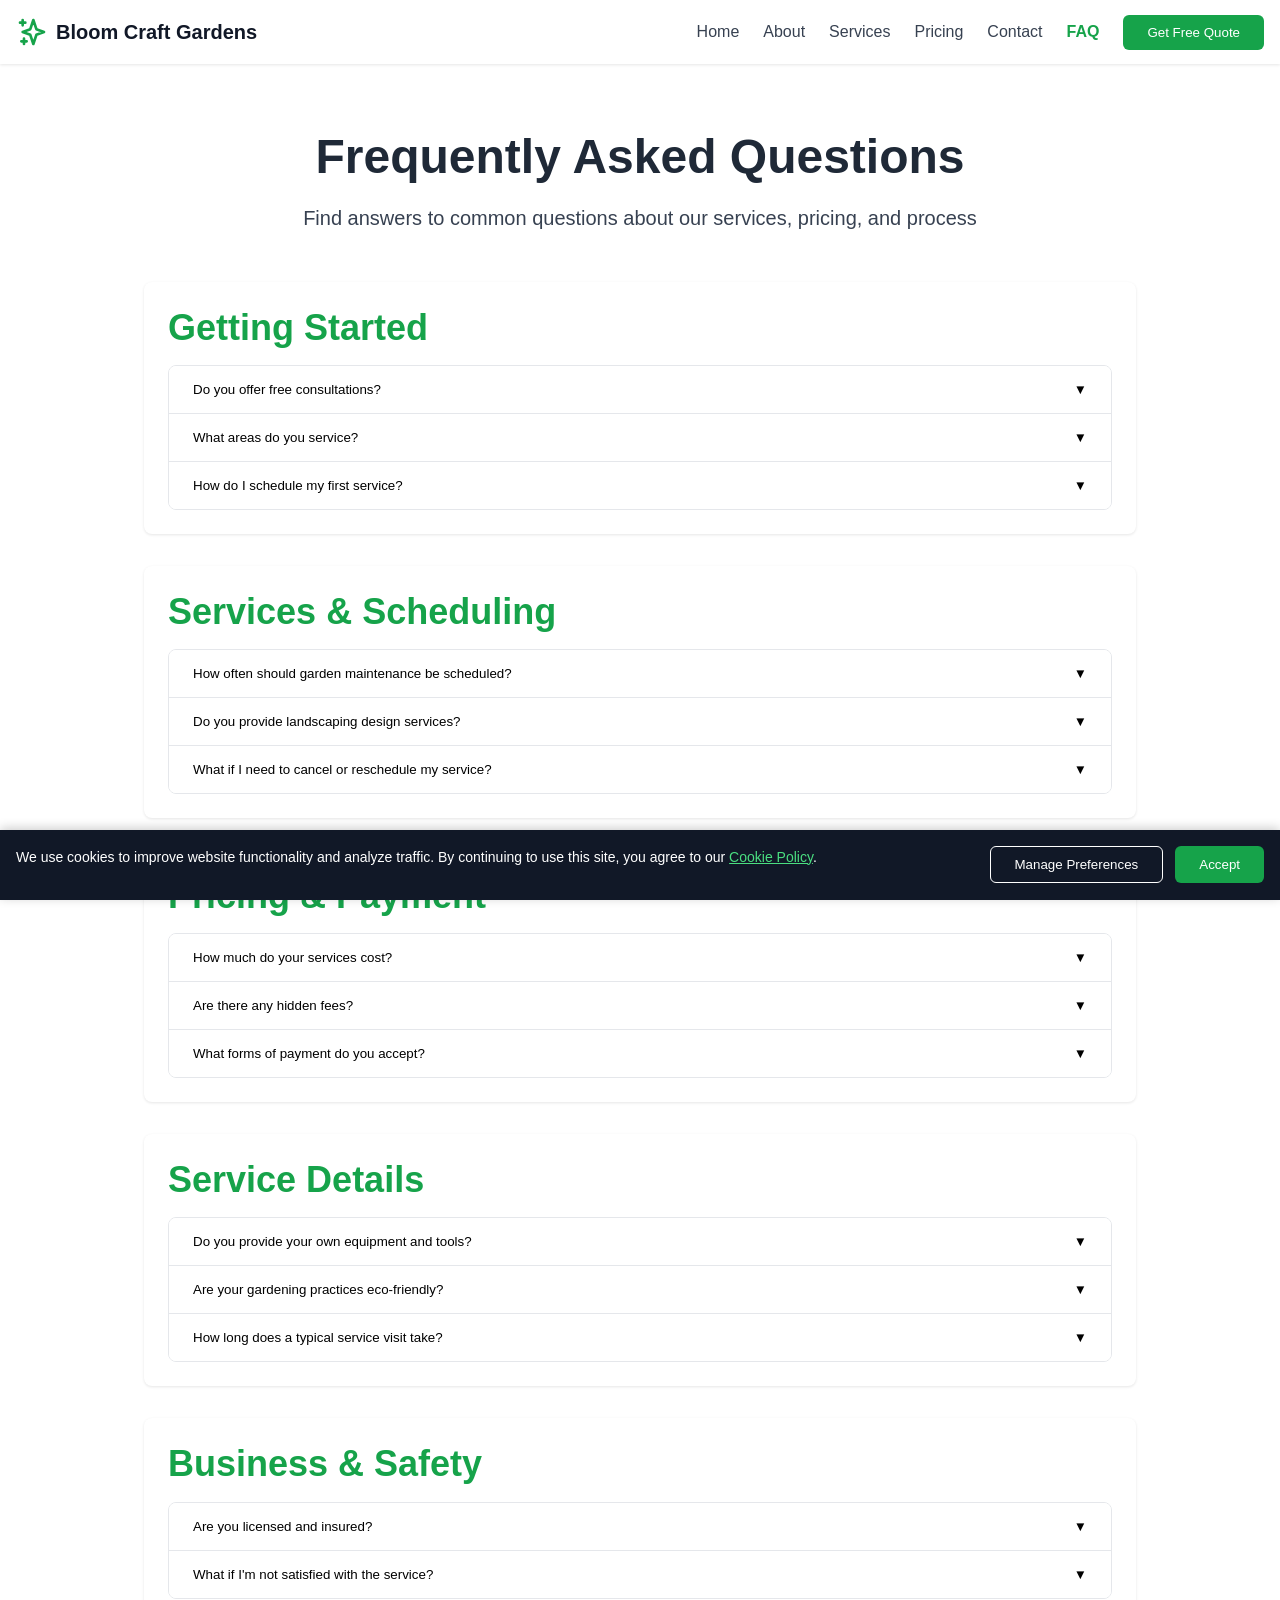
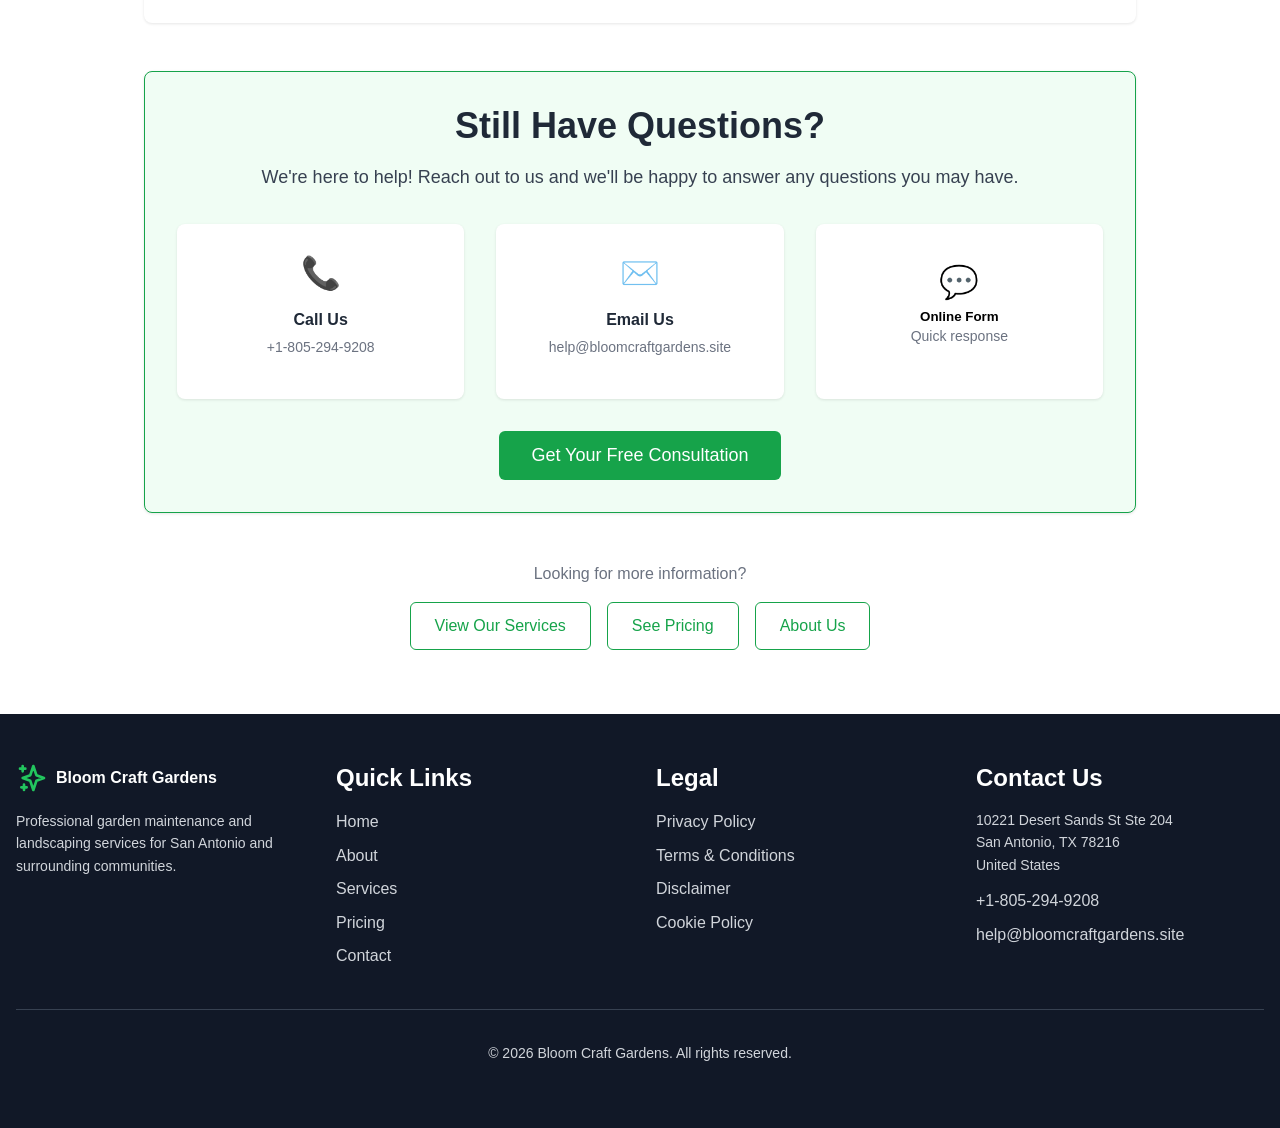
<file: faq.html>
<!DOCTYPE html>
<html lang="en">
<head>
  <meta charset="UTF-8">
  <meta name="viewport" content="width=device-width, initial-scale=1.0">
  <meta name="description" content="Frequently asked questions about Bloom Craft Gardens services, pricing, scheduling, and more.">
  <title>FAQ | Bloom Craft Gardens</title>
  <link rel="stylesheet" href="styles.css">
</head>
<body>
  <!-- Header -->
  <header class="header">
    <nav class="header-nav">
      <a href="index.html" class="logo">
        <svg class="logo-icon" fill="none" stroke="currentColor" viewBox="0 0 24 24">
          <path stroke-linecap="round" stroke-linejoin="round" stroke-width="2" d="M5 3v4M3 5h4M6 17v4m-2-2h4m5-16l2.286 6.857L21 12l-5.714 2.143L13 21l-2.286-6.857L5 12l5.714-2.143L13 3z"></path>
        </svg>
        <span>Bloom Craft Gardens</span>
      </a>
      <div class="nav-links">
        <a href="index.html" class="nav-link">Home</a>
        <a href="about.html" class="nav-link">About</a>
        <a href="services.html" class="nav-link">Services</a>
        <a href="pricing.html" class="nav-link">Pricing</a>
        <a href="contact.html" class="nav-link">Contact</a>
        <a href="faq.html" class="nav-link">FAQ</a>
        <button class="btn btn-primary" onclick="LeadFormModal.open()">Get Free Quote</button>
      </div>
      <button class="mobile-menu-btn" onclick="MobileMenu.toggle()" aria-label="Toggle menu">
        <svg class="icon" fill="none" stroke="currentColor" viewBox="0 0 24 24">
          <path stroke-linecap="round" stroke-linejoin="round" stroke-width="2" d="M4 6h16M4 12h16M4 18h16"></path>
        </svg>
      </button>
    </nav>
    <div class="mobile-menu" id="mobileMenu">
      <a href="index.html" class="nav-link" onclick="MobileMenu.close()">Home</a>
      <a href="about.html" class="nav-link" onclick="MobileMenu.close()">About</a>
      <a href="services.html" class="nav-link" onclick="MobileMenu.close()">Services</a>
      <a href="pricing.html" class="nav-link" onclick="MobileMenu.close()">Pricing</a>
      <a href="contact.html" class="nav-link" onclick="MobileMenu.close()">Contact</a>
      <a href="faq.html" class="nav-link" onclick="MobileMenu.close()">FAQ</a>
      <button class="btn btn-primary btn-full" onclick="LeadFormModal.open(); MobileMenu.close()">Get Free Quote</button>
    </div>
  </header>

  <!-- Main Content -->
  <main class="py-16">
    <div class="container-sm">
      <div class="text-center mb-12">
        <h1 class="mb-4">Frequently Asked Questions</h1>
        <p style="font-size: 1.25rem; color: #374151;">
          Find answers to common questions about our services, pricing, and process
        </p>
      </div>

      <!-- Getting Started -->
      <div class="card mb-8">
        <div class="card-content">
          <h2 style="color: #16a34a; margin-bottom: 1rem;">Getting Started</h2>
          <div class="accordion">
            <div class="accordion-item">
              <button class="accordion-trigger" onclick="Accordion.toggle(this)">
                <span>Do you offer free consultations?</span>
                <span>▼</span>
              </button>
              <div class="accordion-content">
                <p style="color: #374151;">Yes, we provide initial consultations to understand your garden care needs. During the consultation, we'll assess your property, discuss your goals, and provide recommendations for the best services for your outdoor space. There's absolutely no obligation.</p>
              </div>
            </div>
            <div class="accordion-item">
              <button class="accordion-trigger" onclick="Accordion.toggle(this)">
                <span>What areas do you service?</span>
                <span>▼</span>
              </button>
              <div class="accordion-content">
                <p style="color: #374151;">We proudly serve San Antonio and surrounding communities including Alamo Heights, Stone Oak, Terrell Hills, Olmos Park, Leon Valley, Shavano Park, Downtown San Antonio, and Dominion. Contact us to confirm that we service your specific area.</p>
              </div>
            </div>
            <div class="accordion-item">
              <button class="accordion-trigger" onclick="Accordion.toggle(this)">
                <span>How do I schedule my first service?</span>
                <span>▼</span>
              </button>
              <div class="accordion-content">
                <p style="color: #374151;">Simply call us at +1-805-294-9208, email help@bloomcraftgardens.site, or fill out our online contact form. We'll schedule a free consultation at your convenience to discuss your needs and provide a detailed quote.</p>
              </div>
            </div>
          </div>
        </div>
      </div>

      <!-- Services & Scheduling -->
      <div class="card mb-8">
        <div class="card-content">
          <h2 style="color: #16a34a; margin-bottom: 1rem;">Services & Scheduling</h2>
          <div class="accordion">
            <div class="accordion-item">
              <button class="accordion-trigger" onclick="Accordion.toggle(this)">
                <span>How often should garden maintenance be scheduled?</span>
                <span>▼</span>
              </button>
              <div class="accordion-content">
                <p style="color: #374151;">Most clients choose weekly or bi-weekly maintenance depending on garden size and the level of care needed. We'll work with you to create a schedule that keeps your garden looking its best throughout the year.</p>
              </div>
            </div>
            <div class="accordion-item">
              <button class="accordion-trigger" onclick="Accordion.toggle(this)">
                <span>Do you provide landscaping design services?</span>
                <span>▼</span>
              </button>
              <div class="accordion-content">
                <p style="color: #374151;">Yes, we offer custom landscaping design for residential properties. Our team will create a personalized plan that enhances your property's curb appeal and creates the outdoor space you've always wanted.</p>
              </div>
            </div>
            <div class="accordion-item">
              <button class="accordion-trigger" onclick="Accordion.toggle(this)">
                <span>What if I need to cancel or reschedule my service?</span>
                <span>▼</span>
              </button>
              <div class="accordion-content">
                <p style="color: #374151;">We understand that plans change. Please contact us at least 24 hours in advance if you need to cancel or reschedule your appointment, and we'll be happy to accommodate you. There are no cancellation fees with proper notice.</p>
              </div>
            </div>
          </div>
        </div>
      </div>

      <!-- Pricing & Payment -->
      <div class="card mb-8">
        <div class="card-content">
          <h2 style="color: #16a34a; margin-bottom: 1rem;">Pricing & Payment</h2>
          <div class="accordion">
            <div class="accordion-item">
              <button class="accordion-trigger" onclick="Accordion.toggle(this)">
                <span>How much do your services cost?</span>
                <span>▼</span>
              </button>
              <div class="accordion-content">
                <p style="color: #374151;">Our pricing starts at $79 for basic garden maintenance visits. We offer three main service tiers plus custom packages. Visit our Pricing page for detailed information, or contact us for a personalized quote.</p>
              </div>
            </div>
            <div class="accordion-item">
              <button class="accordion-trigger" onclick="Accordion.toggle(this)">
                <span>Are there any hidden fees?</span>
                <span>▼</span>
              </button>
              <div class="accordion-content">
                <p style="color: #374151;">Never. We believe in complete transparency. The quote we provide includes all standard services. The only additional charges would be for extra services you specifically request beyond the original scope of work.</p>
              </div>
            </div>
            <div class="accordion-item">
              <button class="accordion-trigger" onclick="Accordion.toggle(this)">
                <span>What forms of payment do you accept?</span>
                <span>▼</span>
              </button>
              <div class="accordion-content">
                <p style="color: #374151;">We accept cash, checks, and all major credit cards (Visa, Mastercard, American Express, Discover). We offer convenient monthly billing for regular maintenance clients.</p>
              </div>
            </div>
          </div>
        </div>
      </div>

      <!-- Service Details -->
      <div class="card mb-8">
        <div class="card-content">
          <h2 style="color: #16a34a; margin-bottom: 1rem;">Service Details</h2>
          <div class="accordion">
            <div class="accordion-item">
              <button class="accordion-trigger" onclick="Accordion.toggle(this)">
                <span>Do you provide your own equipment and tools?</span>
                <span>▼</span>
              </button>
              <div class="accordion-content">
                <p style="color: #374151;">Yes, we bring all necessary professional-grade equipment and tools to complete your service. You don't need to provide anything.</p>
              </div>
            </div>
            <div class="accordion-item">
              <button class="accordion-trigger" onclick="Accordion.toggle(this)">
                <span>Are your gardening practices eco-friendly?</span>
                <span>▼</span>
              </button>
              <div class="accordion-content">
                <p style="color: #374151;">Absolutely! We are committed to using sustainable, environmentally responsible gardening methods. This includes proper waste disposal, organic fertilizers when appropriate, and water-efficient practices.</p>
              </div>
            </div>
            <div class="accordion-item">
              <button class="accordion-trigger" onclick="Accordion.toggle(this)">
                <span>How long does a typical service visit take?</span>
                <span>▼</span>
              </button>
              <div class="accordion-content">
                <p style="color: #374151;">The duration depends on the size of your property and the services requested. Basic maintenance visits typically take 1-2 hours, while comprehensive services may take 3-4 hours or more.</p>
              </div>
            </div>
          </div>
        </div>
      </div>

      <!-- Business & Safety -->
      <div class="card mb-12">
        <div class="card-content">
          <h2 style="color: #16a34a; margin-bottom: 1rem;">Business & Safety</h2>
          <div class="accordion">
            <div class="accordion-item">
              <button class="accordion-trigger" onclick="Accordion.toggle(this)">
                <span>Are you licensed and insured?</span>
                <span>▼</span>
              </button>
              <div class="accordion-content">
                <p style="color: #374151;">Yes, Bloom Craft Gardens is fully licensed and insured to protect both our team and your property. We carry general liability insurance and workers' compensation coverage.</p>
              </div>
            </div>
            <div class="accordion-item">
              <button class="accordion-trigger" onclick="Accordion.toggle(this)">
                <span>What if I'm not satisfied with the service?</span>
                <span>▼</span>
              </button>
              <div class="accordion-content">
                <p style="color: #374151;">We stand behind our work with a 100% satisfaction guarantee. If you're not completely happy with any aspect of our service, simply let us know within 24 hours and we'll return to make it right at no additional charge.</p>
              </div>
            </div>
          </div>
        </div>
      </div>

      <!-- Still Have Questions CTA -->
      <div class="card" style="background: #f0fdf4; border: 1px solid #16a34a;">
        <div class="card-content text-center" style="padding: 2rem;">
          <h2 class="mb-4">Still Have Questions?</h2>
          <p style="font-size: 1.125rem; color: #374151; margin-bottom: 2rem;">
            We're here to help! Reach out to us and we'll be happy to answer any questions you may have.
          </p>
          <div class="grid grid-cols-3 mb-8">
            <a href="tel:+18052949208" class="card text-center hover-shadow" style="text-decoration: none;">
              <div class="card-content">
                <span style="font-size: 2rem; display: block; margin-bottom: 0.5rem;">📞</span>
                <p style="font-weight: 600; margin-bottom: 0.25rem;">Call Us</p>
                <p style="font-size: 0.875rem; color: #6b7280;">+1-805-294-9208</p>
              </div>
            </a>
            <a href="mailto:help@bloomcraftgardens.site" class="card text-center hover-shadow" style="text-decoration: none;">
              <div class="card-content">
                <span style="font-size: 2rem; display: block; margin-bottom: 0.5rem;">✉️</span>
                <p style="font-weight: 600; margin-bottom: 0.25rem;">Email Us</p>
                <p style="font-size: 0.875rem; color: #6b7280;">help@bloomcraftgardens.site</p>
              </div>
            </a>
            <button onclick="LeadFormModal.open()" class="card text-center hover-shadow" style="border: none; background: white; cursor: pointer;">
              <div class="card-content">
                <span style="font-size: 2rem; display: block; margin-bottom: 0.5rem;">💬</span>
                <p style="font-weight: 600; margin-bottom: 0.25rem;">Online Form</p>
                <p style="font-size: 0.875rem; color: #6b7280;">Quick response</p>
              </div>
            </button>
          </div>
          <button class="btn btn-primary btn-lg" onclick="LeadFormModal.open()">Get Your Free Consultation</button>
        </div>
      </div>

      <!-- Quick Links -->
      <div class="mt-12 text-center">
        <p style="color: #6b7280; margin-bottom: 1rem;">Looking for more information?</p>
        <div style="display: flex; justify-content: center; gap: 1rem; flex-wrap: wrap;">
          <a href="services.html" class="btn btn-outline">View Our Services</a>
          <a href="pricing.html" class="btn btn-outline">See Pricing</a>
          <a href="about.html" class="btn btn-outline">About Us</a>
        </div>
      </div>
    </div>
  </main>

  <!-- Footer -->
  <footer class="footer">
    <div class="container">
      <div class="footer-grid">
        <div class="footer-section">
          <div style="display: flex; align-items: center; gap: 0.5rem; margin-bottom: 1rem;">
            <svg style="width: 2rem; height: 2rem; color: #22c55e;" fill="none" stroke="currentColor" viewBox="0 0 24 24">
              <path stroke-linecap="round" stroke-linejoin="round" stroke-width="2" d="M5 3v4M3 5h4M6 17v4m-2-2h4m5-16l2.286 6.857L21 12l-5.714 2.143L13 21l-2.286-6.857L5 12l5.714-2.143L13 3z"></path>
            </svg>
            <span style="font-weight: 700; color: white;">Bloom Craft Gardens</span>
          </div>
          <p style="font-size: 0.875rem;">Professional garden maintenance and landscaping services for San Antonio and surrounding communities.</p>
        </div>
        <div class="footer-section">
          <h3>Quick Links</h3>
          <ul>
            <li><a href="index.html">Home</a></li>
            <li><a href="about.html">About</a></li>
            <li><a href="services.html">Services</a></li>
            <li><a href="pricing.html">Pricing</a></li>
            <li><a href="contact.html">Contact</a></li>
          </ul>
        </div>
        <div class="footer-section">
          <h3>Legal</h3>
          <ul>
            <li><a href="privacy-policy.html">Privacy Policy</a></li>
            <li><a href="terms-conditions.html">Terms & Conditions</a></li>
            <li><a href="disclaimer.html">Disclaimer</a></li>
            <li><a href="cookie-policy.html">Cookie Policy</a></li>
          </ul>
        </div>
        <div class="footer-section">
          <h3>Contact Us</h3>
          <ul style="list-style: none;">
            <li style="font-size: 0.875rem; margin-bottom: 0.75rem;">
              10221 Desert Sands St Ste 204<br>
              San Antonio, TX 78216<br>
              United States
            </li>
            <li><a href="tel:+18052949208">+1-805-294-9208</a></li>
            <li><a href="mailto:help@bloomcraftgardens.site">help@bloomcraftgardens.site</a></li>
          </ul>
        </div>
      </div>
      <div class="footer-bottom">
        <p>&copy; 2026 Bloom Craft Gardens. All rights reserved.</p>
      </div>
    </div>
  </footer>

  <!-- Cookie Banner & Lead Form Modal -->
  <div class="cookie-banner" id="cookieBanner">
    <div class="cookie-content">
      <p class="cookie-text">
        We use cookies to improve website functionality and analyze traffic. By continuing to use this site, you agree to our 
        <a href="cookie-policy.html">Cookie Policy</a>.
      </p>
      <div class="cookie-buttons">
        <button class="btn btn-outline" style="border-color: white; color: white;" onclick="CookieConsent.manage()">Manage Preferences</button>
        <button class="btn btn-primary" onclick="CookieConsent.accept()">Accept</button>
      </div>
    </div>
  </div>

  <div class="modal-overlay" id="leadFormModal">
    <div class="modal">
      <div class="modal-header">
        <h3 class="modal-title">Get Your Free Quote</h3>
        <button class="modal-close" onclick="LeadFormModal.close()" aria-label="Close">&times;</button>
      </div>
      <div class="modal-body">
        <form onsubmit="LeadFormModal.handleSubmit(event)">
          <div class="form-group">
            <label class="form-label" for="lead-name">Name *</label>
            <input type="text" class="form-input" id="lead-name" name="name" required placeholder="Your name">
          </div>
          <div class="form-group">
            <label class="form-label" for="lead-email">Email *</label>
            <input type="email" class="form-input" id="lead-email" name="email" required placeholder="your@email.com">
          </div>
          <div class="form-group">
            <label class="form-label" for="lead-phone">Phone *</label>
            <input type="tel" class="form-input" id="lead-phone" name="phone" required placeholder="+1 (555) 123-4567">
          </div>
          <div class="form-group">
            <label class="form-label" for="lead-service">Service Needed *</label>
            <select class="form-select" id="lead-service" name="service" required>
              <option value="">Select a service</option>
              <option value="garden-maintenance">Garden Maintenance</option>
              <option value="lawn-care">Lawn Care</option>
              <option value="landscape-design">Landscape Design</option>
              <option value="planting">Planting Services</option>
              <option value="mulching">Mulching & Soil Care</option>
              <option value="seasonal-cleanup">Seasonal Cleanup</option>
              <option value="custom">Custom Project</option>
            </select>
          </div>
          <div class="form-group">
            <label class="form-label" for="lead-message">Message</label>
            <textarea class="form-textarea" id="lead-message" name="message" rows="3" placeholder="Tell us about your garden service needs..."></textarea>
          </div>
          <div class="checkbox-wrapper">
            <input type="checkbox" id="lead-consent" name="consent" required>
            <label class="checkbox-label" for="lead-consent">
              I agree to the <a href="privacy-policy.html" target="_blank" style="color: #16a34a; text-decoration: underline;">Privacy Policy</a> and 
              <a href="terms-conditions.html" target="_blank" style="color: #16a34a; text-decoration: underline;">Terms & Conditions</a>. *
            </label>
          </div>
          <button type="submit" class="btn btn-primary btn-full btn-lg" style="margin-top: 1rem;">Request Service</button>
        </form>
      </div>
    </div>
  </div>

  <script src="script.js"></script>
</body>
</html>
</file>
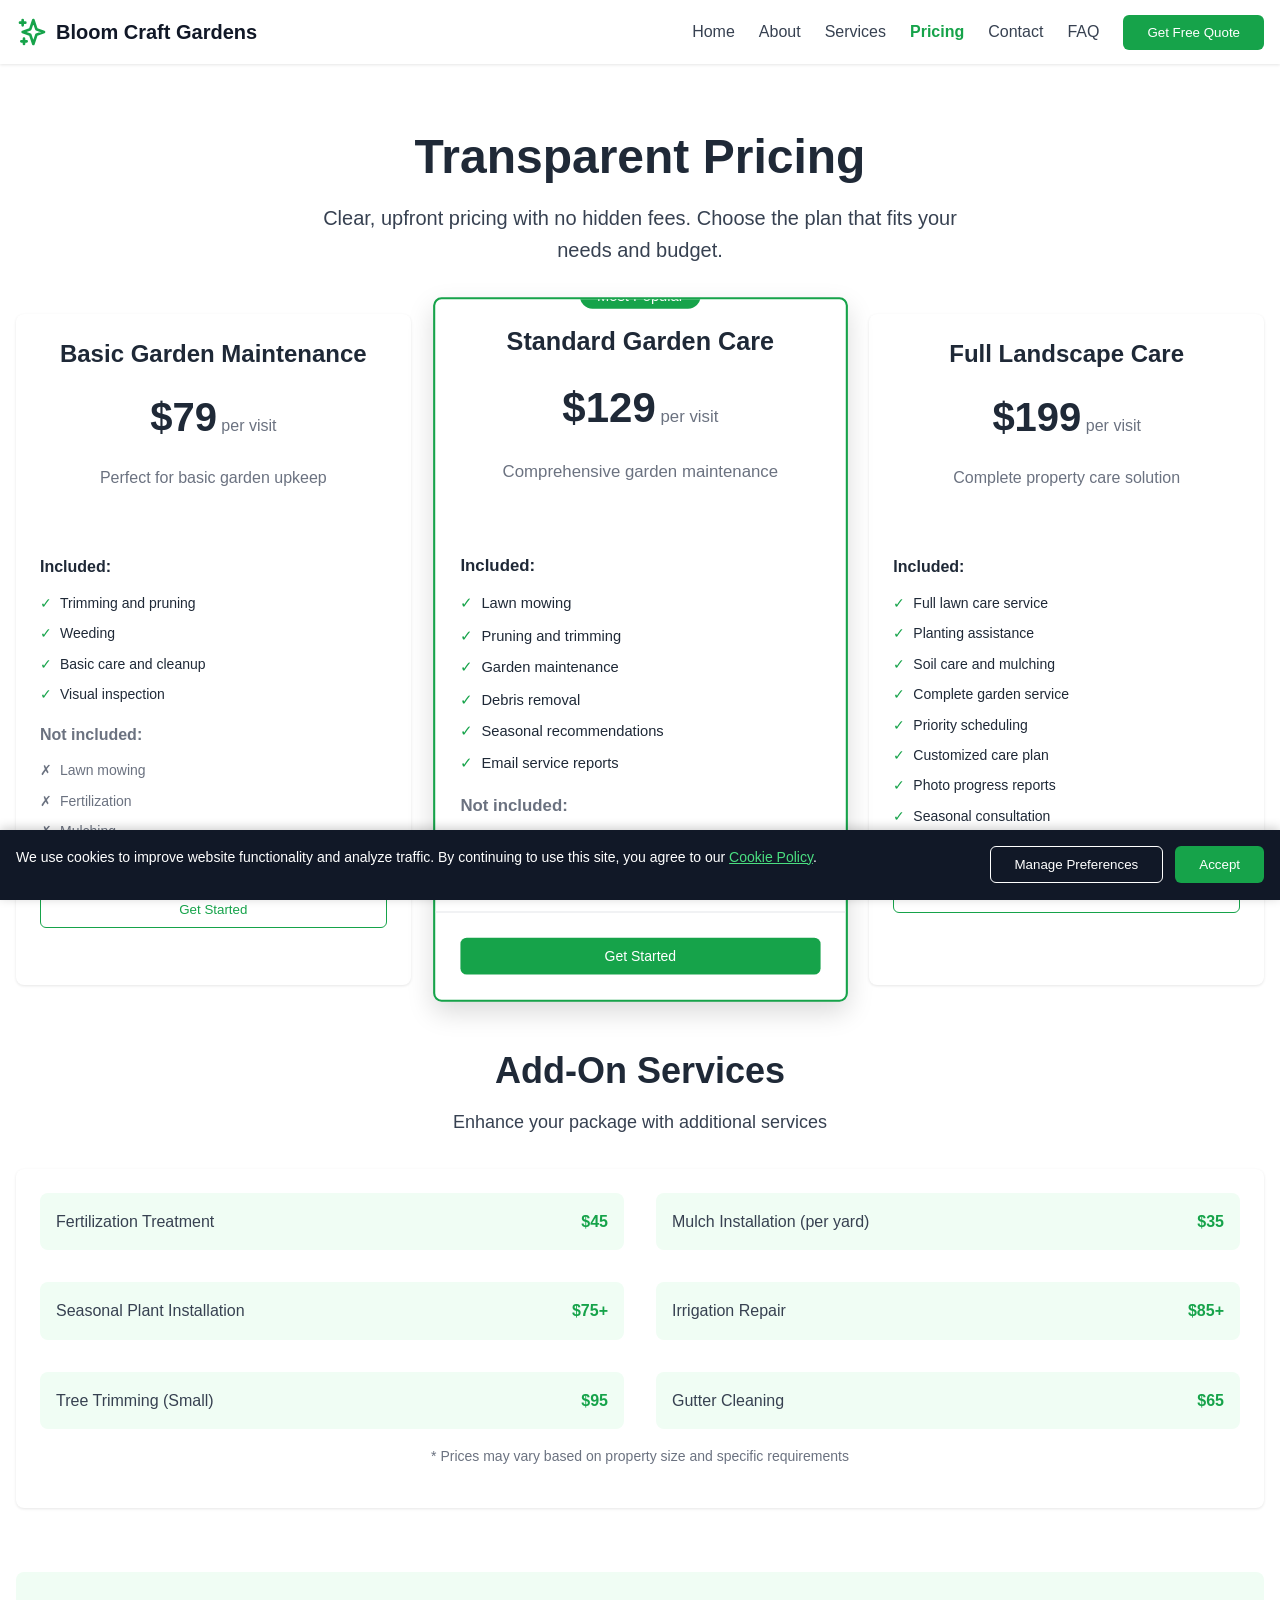
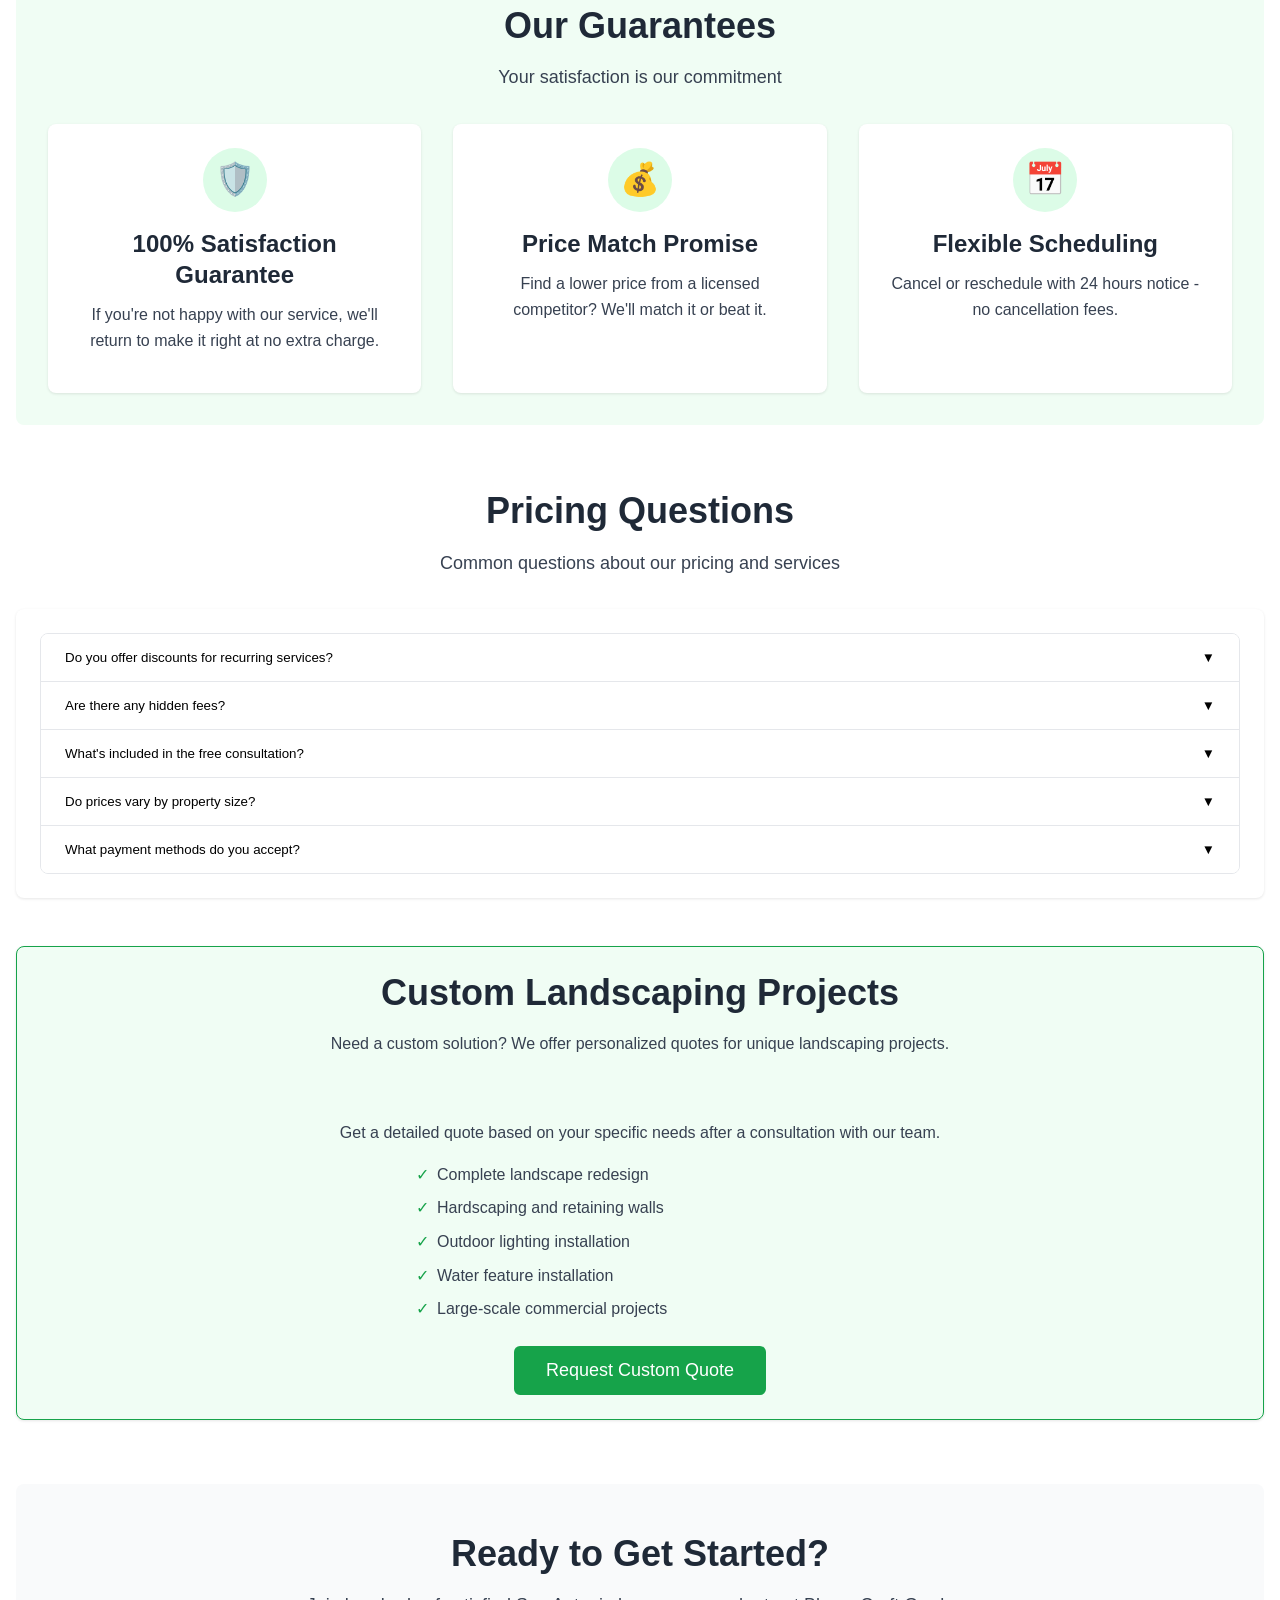
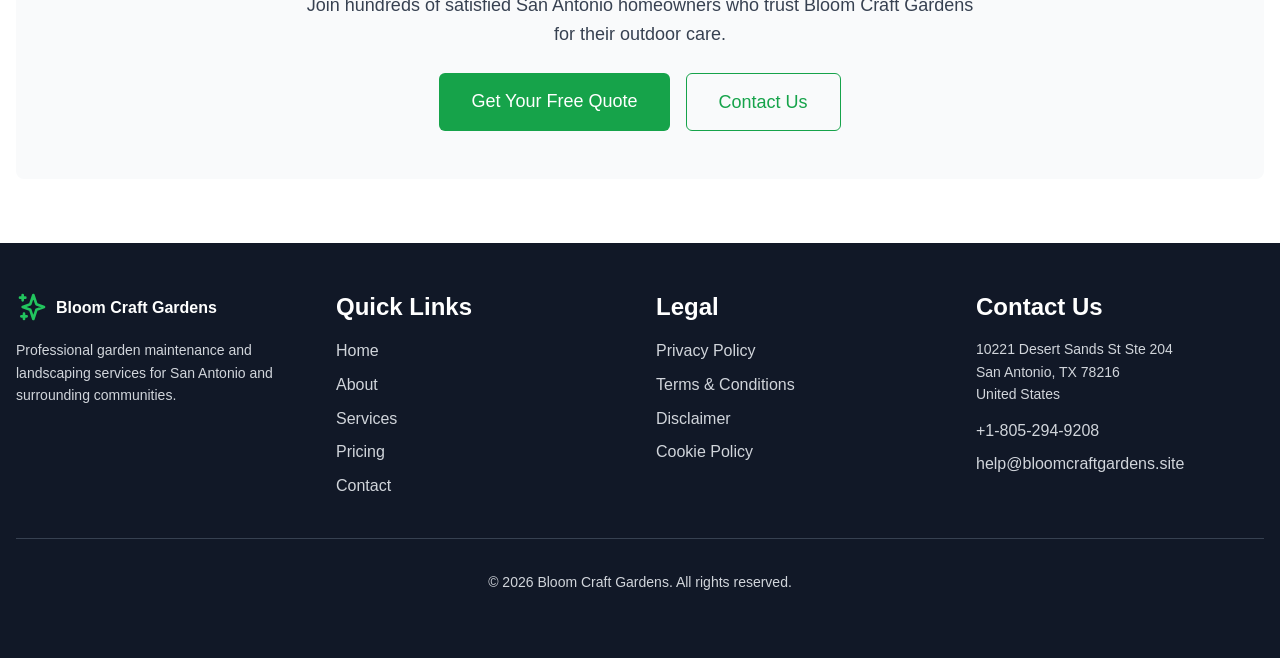
<file: pricing.html>
<!DOCTYPE html>
<html lang="en">
<head>
  <meta charset="UTF-8">
  <meta name="viewport" content="width=device-width, initial-scale=1.0">
  <meta name="description" content="Transparent pricing for garden maintenance and landscaping services. Basic, Standard, and Full Landscape Care packages starting at $79.">
  <title>Pricing | Bloom Craft Gardens</title>
  <link rel="stylesheet" href="styles.css">
</head>
<body>
  <!-- Header -->
  <header class="header">
    <nav class="header-nav">
      <a href="index.html" class="logo">
        <svg class="logo-icon" fill="none" stroke="currentColor" viewBox="0 0 24 24">
          <path stroke-linecap="round" stroke-linejoin="round" stroke-width="2" d="M5 3v4M3 5h4M6 17v4m-2-2h4m5-16l2.286 6.857L21 12l-5.714 2.143L13 21l-2.286-6.857L5 12l5.714-2.143L13 3z"></path>
        </svg>
        <span>Bloom Craft Gardens</span>
      </a>
      <div class="nav-links">
        <a href="index.html" class="nav-link">Home</a>
        <a href="about.html" class="nav-link">About</a>
        <a href="services.html" class="nav-link">Services</a>
        <a href="pricing.html" class="nav-link">Pricing</a>
        <a href="contact.html" class="nav-link">Contact</a>
        <a href="faq.html" class="nav-link">FAQ</a>
        <button class="btn btn-primary" onclick="LeadFormModal.open()">Get Free Quote</button>
      </div>
      <button class="mobile-menu-btn" onclick="MobileMenu.toggle()" aria-label="Toggle menu">
        <svg class="icon" fill="none" stroke="currentColor" viewBox="0 0 24 24">
          <path stroke-linecap="round" stroke-linejoin="round" stroke-width="2" d="M4 6h16M4 12h16M4 18h16"></path>
        </svg>
      </button>
    </nav>
    <div class="mobile-menu" id="mobileMenu">
      <a href="index.html" class="nav-link" onclick="MobileMenu.close()">Home</a>
      <a href="about.html" class="nav-link" onclick="MobileMenu.close()">About</a>
      <a href="services.html" class="nav-link" onclick="MobileMenu.close()">Services</a>
      <a href="pricing.html" class="nav-link" onclick="MobileMenu.close()">Pricing</a>
      <a href="contact.html" class="nav-link" onclick="MobileMenu.close()">Contact</a>
      <a href="faq.html" class="nav-link" onclick="MobileMenu.close()">FAQ</a>
      <button class="btn btn-primary btn-full" onclick="LeadFormModal.open(); MobileMenu.close()">Get Free Quote</button>
    </div>
  </header>

  <!-- Main Content -->
  <main class="py-16">
    <div class="container">
      <div class="text-center mb-12">
        <h1 class="mb-4">Transparent Pricing</h1>
        <p style="font-size: 1.25rem; color: #374151; max-width: 42rem; margin: 0 auto;">
          Clear, upfront pricing with no hidden fees. Choose the plan that fits your needs and budget.
        </p>
      </div>

      <!-- Pricing Tiers -->
      <div class="grid grid-cols-3 mb-16">
        <!-- Basic -->
        <div class="card">
          <div class="card-header text-center">
            <h3 class="mb-4">Basic Garden Maintenance</h3>
            <div style="margin: 1rem 0;">
              <span style="font-size: 2.5rem; font-weight: 700;">$79</span>
              <span style="color: #6b7280;"> per visit</span>
            </div>
            <p style="color: #6b7280;">Perfect for basic garden upkeep</p>
          </div>
          <div class="card-content">
            <p style="font-weight: 600; margin-bottom: 0.75rem;">Included:</p>
            <ul style="list-style: none; padding: 0; margin-bottom: 1rem;">
              <li style="display: flex; gap: 0.5rem; font-size: 0.875rem; margin-bottom: 0.5rem;">
                <span style="color: #16a34a;">✓</span> Trimming and pruning
              </li>
              <li style="display: flex; gap: 0.5rem; font-size: 0.875rem; margin-bottom: 0.5rem;">
                <span style="color: #16a34a;">✓</span> Weeding
              </li>
              <li style="display: flex; gap: 0.5rem; font-size: 0.875rem; margin-bottom: 0.5rem;">
                <span style="color: #16a34a;">✓</span> Basic care and cleanup
              </li>
              <li style="display: flex; gap: 0.5rem; font-size: 0.875rem;">
                <span style="color: #16a34a;">✓</span> Visual inspection
              </li>
            </ul>
            <p style="font-weight: 600; margin-bottom: 0.75rem; color: #6b7280;">Not included:</p>
            <ul style="list-style: none; padding: 0;">
              <li style="display: flex; gap: 0.5rem; font-size: 0.875rem; color: #6b7280; margin-bottom: 0.5rem;">
                <span>✗</span> Lawn mowing
              </li>
              <li style="display: flex; gap: 0.5rem; font-size: 0.875rem; color: #6b7280; margin-bottom: 0.5rem;">
                <span>✗</span> Fertilization
              </li>
              <li style="display: flex; gap: 0.5rem; font-size: 0.875rem; color: #6b7280;">
                <span>✗</span> Mulching
              </li>
            </ul>
          </div>
          <div class="card-footer">
            <button class="btn btn-outline btn-full" onclick="LeadFormModal.open()">Get Started</button>
          </div>
        </div>

        <!-- Standard (Popular) -->
        <div class="card" style="border: 2px solid #16a34a; box-shadow: 0 10px 25px rgba(0,0,0,0.15); transform: scale(1.05);">
          <div style="position: absolute; top: -1rem; left: 50%; transform: translateX(-50%);">
            <span style="background: #16a34a; color: white; padding: 0.25rem 1rem; border-radius: 9999px; font-size: 0.875rem;">Most Popular</span>
          </div>
          <div class="card-header text-center">
            <h3 class="mb-4">Standard Garden Care</h3>
            <div style="margin: 1rem 0;">
              <span style="font-size: 2.5rem; font-weight: 700;">$129</span>
              <span style="color: #6b7280;"> per visit</span>
            </div>
            <p style="color: #6b7280;">Comprehensive garden maintenance</p>
          </div>
          <div class="card-content">
            <p style="font-weight: 600; margin-bottom: 0.75rem;">Included:</p>
            <ul style="list-style: none; padding: 0; margin-bottom: 1rem;">
              <li style="display: flex; gap: 0.5rem; font-size: 0.875rem; margin-bottom: 0.5rem;">
                <span style="color: #16a34a;">✓</span> Lawn mowing
              </li>
              <li style="display: flex; gap: 0.5rem; font-size: 0.875rem; margin-bottom: 0.5rem;">
                <span style="color: #16a34a;">✓</span> Pruning and trimming
              </li>
              <li style="display: flex; gap: 0.5rem; font-size: 0.875rem; margin-bottom: 0.5rem;">
                <span style="color: #16a34a;">✓</span> Garden maintenance
              </li>
              <li style="display: flex; gap: 0.5rem; font-size: 0.875rem; margin-bottom: 0.5rem;">
                <span style="color: #16a34a;">✓</span> Debris removal
              </li>
              <li style="display: flex; gap: 0.5rem; font-size: 0.875rem; margin-bottom: 0.5rem;">
                <span style="color: #16a34a;">✓</span> Seasonal recommendations
              </li>
              <li style="display: flex; gap: 0.5rem; font-size: 0.875rem;">
                <span style="color: #16a34a;">✓</span> Email service reports
              </li>
            </ul>
            <p style="font-weight: 600; margin-bottom: 0.75rem; color: #6b7280;">Not included:</p>
            <ul style="list-style: none; padding: 0;">
              <li style="display: flex; gap: 0.5rem; font-size: 0.875rem; color: #6b7280; margin-bottom: 0.5rem;">
                <span>✗</span> Fertilization program
              </li>
              <li style="display: flex; gap: 0.5rem; font-size: 0.875rem; color: #6b7280;">
                <span>✗</span> Mulching services
              </li>
            </ul>
          </div>
          <div class="card-footer">
            <button class="btn btn-primary btn-full" onclick="LeadFormModal.open()">Get Started</button>
          </div>
        </div>

        <!-- Full -->
        <div class="card">
          <div class="card-header text-center">
            <h3 class="mb-4">Full Landscape Care</h3>
            <div style="margin: 1rem 0;">
              <span style="font-size: 2.5rem; font-weight: 700;">$199</span>
              <span style="color: #6b7280;"> per visit</span>
            </div>
            <p style="color: #6b7280;">Complete property care solution</p>
          </div>
          <div class="card-content">
            <p style="font-weight: 600; margin-bottom: 0.75rem;">Included:</p>
            <ul style="list-style: none; padding: 0;">
              <li style="display: flex; gap: 0.5rem; font-size: 0.875rem; margin-bottom: 0.5rem;">
                <span style="color: #16a34a;">✓</span> Full lawn care service
              </li>
              <li style="display: flex; gap: 0.5rem; font-size: 0.875rem; margin-bottom: 0.5rem;">
                <span style="color: #16a34a;">✓</span> Planting assistance
              </li>
              <li style="display: flex; gap: 0.5rem; font-size: 0.875rem; margin-bottom: 0.5rem;">
                <span style="color: #16a34a;">✓</span> Soil care and mulching
              </li>
              <li style="display: flex; gap: 0.5rem; font-size: 0.875rem; margin-bottom: 0.5rem;">
                <span style="color: #16a34a;">✓</span> Complete garden service
              </li>
              <li style="display: flex; gap: 0.5rem; font-size: 0.875rem; margin-bottom: 0.5rem;">
                <span style="color: #16a34a;">✓</span> Priority scheduling
              </li>
              <li style="display: flex; gap: 0.5rem; font-size: 0.875rem; margin-bottom: 0.5rem;">
                <span style="color: #16a34a;">✓</span> Customized care plan
              </li>
              <li style="display: flex; gap: 0.5rem; font-size: 0.875rem; margin-bottom: 0.5rem;">
                <span style="color: #16a34a;">✓</span> Photo progress reports
              </li>
              <li style="display: flex; gap: 0.5rem; font-size: 0.875rem;">
                <span style="color: #16a34a;">✓</span> Seasonal consultation
              </li>
            </ul>
          </div>
          <div class="card-footer">
            <button class="btn btn-outline btn-full" onclick="LeadFormModal.open()">Get Started</button>
          </div>
        </div>
      </div>

      <!-- Add-On Services -->
      <div class="mb-16">
        <div class="text-center mb-8">
          <h2 class="mb-4">Add-On Services</h2>
          <p style="font-size: 1.125rem; color: #374151;">Enhance your package with additional services</p>
        </div>
        <div class="card">
          <div class="card-content">
            <div class="grid grid-cols-2">
              <div style="display: flex; justify-content: space-between; align-items: center; padding: 1rem; background: #f0fdf4; border-radius: 0.5rem;">
                <span style="color: #374151;">Fertilization Treatment</span>
                <span style="color: #16a34a; font-weight: 600;">$45</span>
              </div>
              <div style="display: flex; justify-content: space-between; align-items: center; padding: 1rem; background: #f0fdf4; border-radius: 0.5rem;">
                <span style="color: #374151;">Mulch Installation (per yard)</span>
                <span style="color: #16a34a; font-weight: 600;">$35</span>
              </div>
              <div style="display: flex; justify-content: space-between; align-items: center; padding: 1rem; background: #f0fdf4; border-radius: 0.5rem;">
                <span style="color: #374151;">Seasonal Plant Installation</span>
                <span style="color: #16a34a; font-weight: 600;">$75+</span>
              </div>
              <div style="display: flex; justify-content: space-between; align-items: center; padding: 1rem; background: #f0fdf4; border-radius: 0.5rem;">
                <span style="color: #374151;">Irrigation Repair</span>
                <span style="color: #16a34a; font-weight: 600;">$85+</span>
              </div>
              <div style="display: flex; justify-content: space-between; align-items: center; padding: 1rem; background: #f0fdf4; border-radius: 0.5rem;">
                <span style="color: #374151;">Tree Trimming (Small)</span>
                <span style="color: #16a34a; font-weight: 600;">$95</span>
              </div>
              <div style="display: flex; justify-content: space-between; align-items: center; padding: 1rem; background: #f0fdf4; border-radius: 0.5rem;">
                <span style="color: #374151;">Gutter Cleaning</span>
                <span style="color: #16a34a; font-weight: 600;">$65</span>
              </div>
            </div>
            <p class="text-center" style="font-size: 0.875rem; color: #6b7280; margin-top: 1rem;">
              * Prices may vary based on property size and specific requirements
            </p>
          </div>
        </div>
      </div>

      <!-- Guarantees -->
      <div class="mb-16 bg-green-50" style="padding: 2rem; border-radius: 0.5rem;">
        <div class="text-center mb-8">
          <h2 class="mb-4">Our Guarantees</h2>
          <p style="font-size: 1.125rem; color: #374151;">Your satisfaction is our commitment</p>
        </div>
        <div class="grid grid-cols-3">
          <div class="card text-center">
            <div class="card-content">
              <div style="width: 4rem; height: 4rem; background: #dcfce7; border-radius: 50%; display: inline-flex; align-items: center; justify-content: center; margin-bottom: 1rem;">
                <span style="font-size: 2rem;">🛡️</span>
              </div>
              <h3 class="mb-2">100% Satisfaction Guarantee</h3>
              <p style="color: #374151;">If you're not happy with our service, we'll return to make it right at no extra charge.</p>
            </div>
          </div>
          <div class="card text-center">
            <div class="card-content">
              <div style="width: 4rem; height: 4rem; background: #dcfce7; border-radius: 50%; display: inline-flex; align-items: center; justify-content: center; margin-bottom: 1rem;">
                <span style="font-size: 2rem;">💰</span>
              </div>
              <h3 class="mb-2">Price Match Promise</h3>
              <p style="color: #374151;">Find a lower price from a licensed competitor? We'll match it or beat it.</p>
            </div>
          </div>
          <div class="card text-center">
            <div class="card-content">
              <div style="width: 4rem; height: 4rem; background: #dcfce7; border-radius: 50%; display: inline-flex; align-items: center; justify-content: center; margin-bottom: 1rem;">
                <span style="font-size: 2rem;">📅</span>
              </div>
              <h3 class="mb-2">Flexible Scheduling</h3>
              <p style="color: #374151;">Cancel or reschedule with 24 hours notice - no cancellation fees.</p>
            </div>
          </div>
        </div>
      </div>

      <!-- Pricing FAQs -->
      <div class="mb-12">
        <div class="text-center mb-8">
          <h2 class="mb-4">Pricing Questions</h2>
          <p style="font-size: 1.125rem; color: #374151;">Common questions about our pricing and services</p>
        </div>
        <div class="card">
          <div class="card-content">
            <div class="accordion">
              <div class="accordion-item">
                <button class="accordion-trigger" onclick="Accordion.toggle(this)">
                  <span>Do you offer discounts for recurring services?</span>
                  <span>▼</span>
                </button>
                <div class="accordion-content">
                  <p style="color: #374151;">Yes! We offer discounted rates for clients who sign up for regular weekly or bi-weekly maintenance services. Contact us for details on our service packages and annual contract discounts.</p>
                </div>
              </div>
              <div class="accordion-item">
                <button class="accordion-trigger" onclick="Accordion.toggle(this)">
                  <span>Are there any hidden fees?</span>
                  <span>▼</span>
                </button>
                <div class="accordion-content">
                  <p style="color: #374151;">Absolutely not. We believe in transparent pricing. The quote we provide is the price you pay. The only additional charges would be for extra services you request beyond the original scope.</p>
                </div>
              </div>
              <div class="accordion-item">
                <button class="accordion-trigger" onclick="Accordion.toggle(this)">
                  <span>What's included in the free consultation?</span>
                  <span>▼</span>
                </button>
                <div class="accordion-content">
                  <p style="color: #374151;">Our free consultation includes a property visit, assessment of your garden's needs, discussion of your goals and preferences, and a detailed written quote with no obligation.</p>
                </div>
              </div>
              <div class="accordion-item">
                <button class="accordion-trigger" onclick="Accordion.toggle(this)">
                  <span>Do prices vary by property size?</span>
                  <span>▼</span>
                </button>
                <div class="accordion-content">
                  <p style="color: #374151;">Yes, the prices shown are starting rates for average-sized residential properties. Larger properties or those requiring more extensive work may have adjusted pricing, which we'll discuss during your free consultation.</p>
                </div>
              </div>
              <div class="accordion-item">
                <button class="accordion-trigger" onclick="Accordion.toggle(this)">
                  <span>What payment methods do you accept?</span>
                  <span>▼</span>
                </button>
                <div class="accordion-content">
                  <p style="color: #374151;">We accept cash, checks, and all major credit cards. Payment is typically due upon completion of service, and we also offer convenient monthly billing for regular maintenance clients.</p>
                </div>
              </div>
            </div>
          </div>
        </div>
      </div>

      <!-- Custom Projects -->
      <div class="card mb-16" style="background: #f0fdf4; border: 1px solid #16a34a;">
        <div class="card-header text-center">
          <h2>Custom Landscaping Projects</h2>
          <p style="color: #374151; font-size: 1rem;">
            Need a custom solution? We offer personalized quotes for unique landscaping projects.
          </p>
        </div>
        <div class="card-content text-center">
          <p style="color: #374151; margin-bottom: 1rem;">
            Get a detailed quote based on your specific needs after a consultation with our team.
          </p>
          <ul style="max-width: 28rem; margin: 0 auto 1.5rem; text-align: left; list-style: none; padding: 0;">
            <li style="display: flex; gap: 0.5rem; color: #374151; margin-bottom: 0.5rem;">
              <span style="color: #16a34a;">✓</span> Complete landscape redesign
            </li>
            <li style="display: flex; gap: 0.5rem; color: #374151; margin-bottom: 0.5rem;">
              <span style="color: #16a34a;">✓</span> Hardscaping and retaining walls
            </li>
            <li style="display: flex; gap: 0.5rem; color: #374151; margin-bottom: 0.5rem;">
              <span style="color: #16a34a;">✓</span> Outdoor lighting installation
            </li>
            <li style="display: flex; gap: 0.5rem; color: #374151; margin-bottom: 0.5rem;">
              <span style="color: #16a34a;">✓</span> Water feature installation
            </li>
            <li style="display: flex; gap: 0.5rem; color: #374151;">
              <span style="color: #16a34a;">✓</span> Large-scale commercial projects
            </li>
          </ul>
          <button class="btn btn-primary btn-lg" onclick="LeadFormModal.open()">Request Custom Quote</button>
        </div>
      </div>

      <!-- Final CTA -->
      <div class="text-center bg-gray-50" style="padding: 3rem; border-radius: 0.5rem;">
        <h2 class="mb-4">Ready to Get Started?</h2>
        <p style="font-size: 1.125rem; color: #374151; margin-bottom: 1.5rem; max-width: 42rem; margin-left: auto; margin-right: auto;">
          Join hundreds of satisfied San Antonio homeowners who trust Bloom Craft Gardens for their outdoor care.
        </p>
        <div style="display: flex; gap: 1rem; justify-content: center; flex-wrap: wrap;">
          <button class="btn btn-primary btn-lg" onclick="LeadFormModal.open()">Get Your Free Quote</button>
          <a href="contact.html" class="btn btn-outline btn-lg">Contact Us</a>
        </div>
      </div>
    </div>
  </main>

  <!-- Footer -->
  <footer class="footer">
    <div class="container">
      <div class="footer-grid">
        <div class="footer-section">
          <div style="display: flex; align-items: center; gap: 0.5rem; margin-bottom: 1rem;">
            <svg style="width: 2rem; height: 2rem; color: #22c55e;" fill="none" stroke="currentColor" viewBox="0 0 24 24">
              <path stroke-linecap="round" stroke-linejoin="round" stroke-width="2" d="M5 3v4M3 5h4M6 17v4m-2-2h4m5-16l2.286 6.857L21 12l-5.714 2.143L13 21l-2.286-6.857L5 12l5.714-2.143L13 3z"></path>
            </svg>
            <span style="font-weight: 700; color: white;">Bloom Craft Gardens</span>
          </div>
          <p style="font-size: 0.875rem;">Professional garden maintenance and landscaping services for San Antonio and surrounding communities.</p>
        </div>
        <div class="footer-section">
          <h3>Quick Links</h3>
          <ul>
            <li><a href="index.html">Home</a></li>
            <li><a href="about.html">About</a></li>
            <li><a href="services.html">Services</a></li>
            <li><a href="pricing.html">Pricing</a></li>
            <li><a href="contact.html">Contact</a></li>
          </ul>
        </div>
        <div class="footer-section">
          <h3>Legal</h3>
          <ul>
            <li><a href="privacy-policy.html">Privacy Policy</a></li>
            <li><a href="terms-conditions.html">Terms & Conditions</a></li>
            <li><a href="disclaimer.html">Disclaimer</a></li>
            <li><a href="cookie-policy.html">Cookie Policy</a></li>
          </ul>
        </div>
        <div class="footer-section">
          <h3>Contact Us</h3>
          <ul style="list-style: none;">
            <li style="font-size: 0.875rem; margin-bottom: 0.75rem;">
              10221 Desert Sands St Ste 204<br>
              San Antonio, TX 78216<br>
              United States
            </li>
            <li><a href="tel:+18052949208">+1-805-294-9208</a></li>
            <li><a href="mailto:help@bloomcraftgardens.site">help@bloomcraftgardens.site</a></li>
          </ul>
        </div>
      </div>
      <div class="footer-bottom">
        <p>&copy; 2026 Bloom Craft Gardens. All rights reserved.</p>
      </div>
    </div>
  </footer>

  <!-- Cookie Banner & Lead Form Modal -->
  <div class="cookie-banner" id="cookieBanner">
    <div class="cookie-content">
      <p class="cookie-text">
        We use cookies to improve website functionality and analyze traffic. By continuing to use this site, you agree to our 
        <a href="cookie-policy.html">Cookie Policy</a>.
      </p>
      <div class="cookie-buttons">
        <button class="btn btn-outline" style="border-color: white; color: white;" onclick="CookieConsent.manage()">Manage Preferences</button>
        <button class="btn btn-primary" onclick="CookieConsent.accept()">Accept</button>
      </div>
    </div>
  </div>

  <div class="modal-overlay" id="leadFormModal">
    <div class="modal">
      <div class="modal-header">
        <h3 class="modal-title">Get Your Free Quote</h3>
        <button class="modal-close" onclick="LeadFormModal.close()" aria-label="Close">&times;</button>
      </div>
      <div class="modal-body">
        <form onsubmit="LeadFormModal.handleSubmit(event)">
          <div class="form-group">
            <label class="form-label" for="lead-name">Name *</label>
            <input type="text" class="form-input" id="lead-name" name="name" required placeholder="Your name">
          </div>
          <div class="form-group">
            <label class="form-label" for="lead-email">Email *</label>
            <input type="email" class="form-input" id="lead-email" name="email" required placeholder="your@email.com">
          </div>
          <div class="form-group">
            <label class="form-label" for="lead-phone">Phone *</label>
            <input type="tel" class="form-input" id="lead-phone" name="phone" required placeholder="+1 (555) 123-4567">
          </div>
          <div class="form-group">
            <label class="form-label" for="lead-service">Service Needed *</label>
            <select class="form-select" id="lead-service" name="service" required>
              <option value="">Select a service</option>
              <option value="garden-maintenance">Garden Maintenance</option>
              <option value="lawn-care">Lawn Care</option>
              <option value="landscape-design">Landscape Design</option>
              <option value="planting">Planting Services</option>
              <option value="mulching">Mulching & Soil Care</option>
              <option value="seasonal-cleanup">Seasonal Cleanup</option>
              <option value="custom">Custom Project</option>
            </select>
          </div>
          <div class="form-group">
            <label class="form-label" for="lead-message">Message</label>
            <textarea class="form-textarea" id="lead-message" name="message" rows="3" placeholder="Tell us about your garden service needs..."></textarea>
          </div>
          <div class="checkbox-wrapper">
            <input type="checkbox" id="lead-consent" name="consent" required>
            <label class="checkbox-label" for="lead-consent">
              I agree to the <a href="privacy-policy.html" target="_blank" style="color: #16a34a; text-decoration: underline;">Privacy Policy</a> and 
              <a href="terms-conditions.html" target="_blank" style="color: #16a34a; text-decoration: underline;">Terms & Conditions</a>. *
            </label>
          </div>
          <button type="submit" class="btn btn-primary btn-full btn-lg" style="margin-top: 1rem;">Request Service</button>
        </form>
      </div>
    </div>
  </div>

  <script src="script.js"></script>
</body>
</html>
</file>
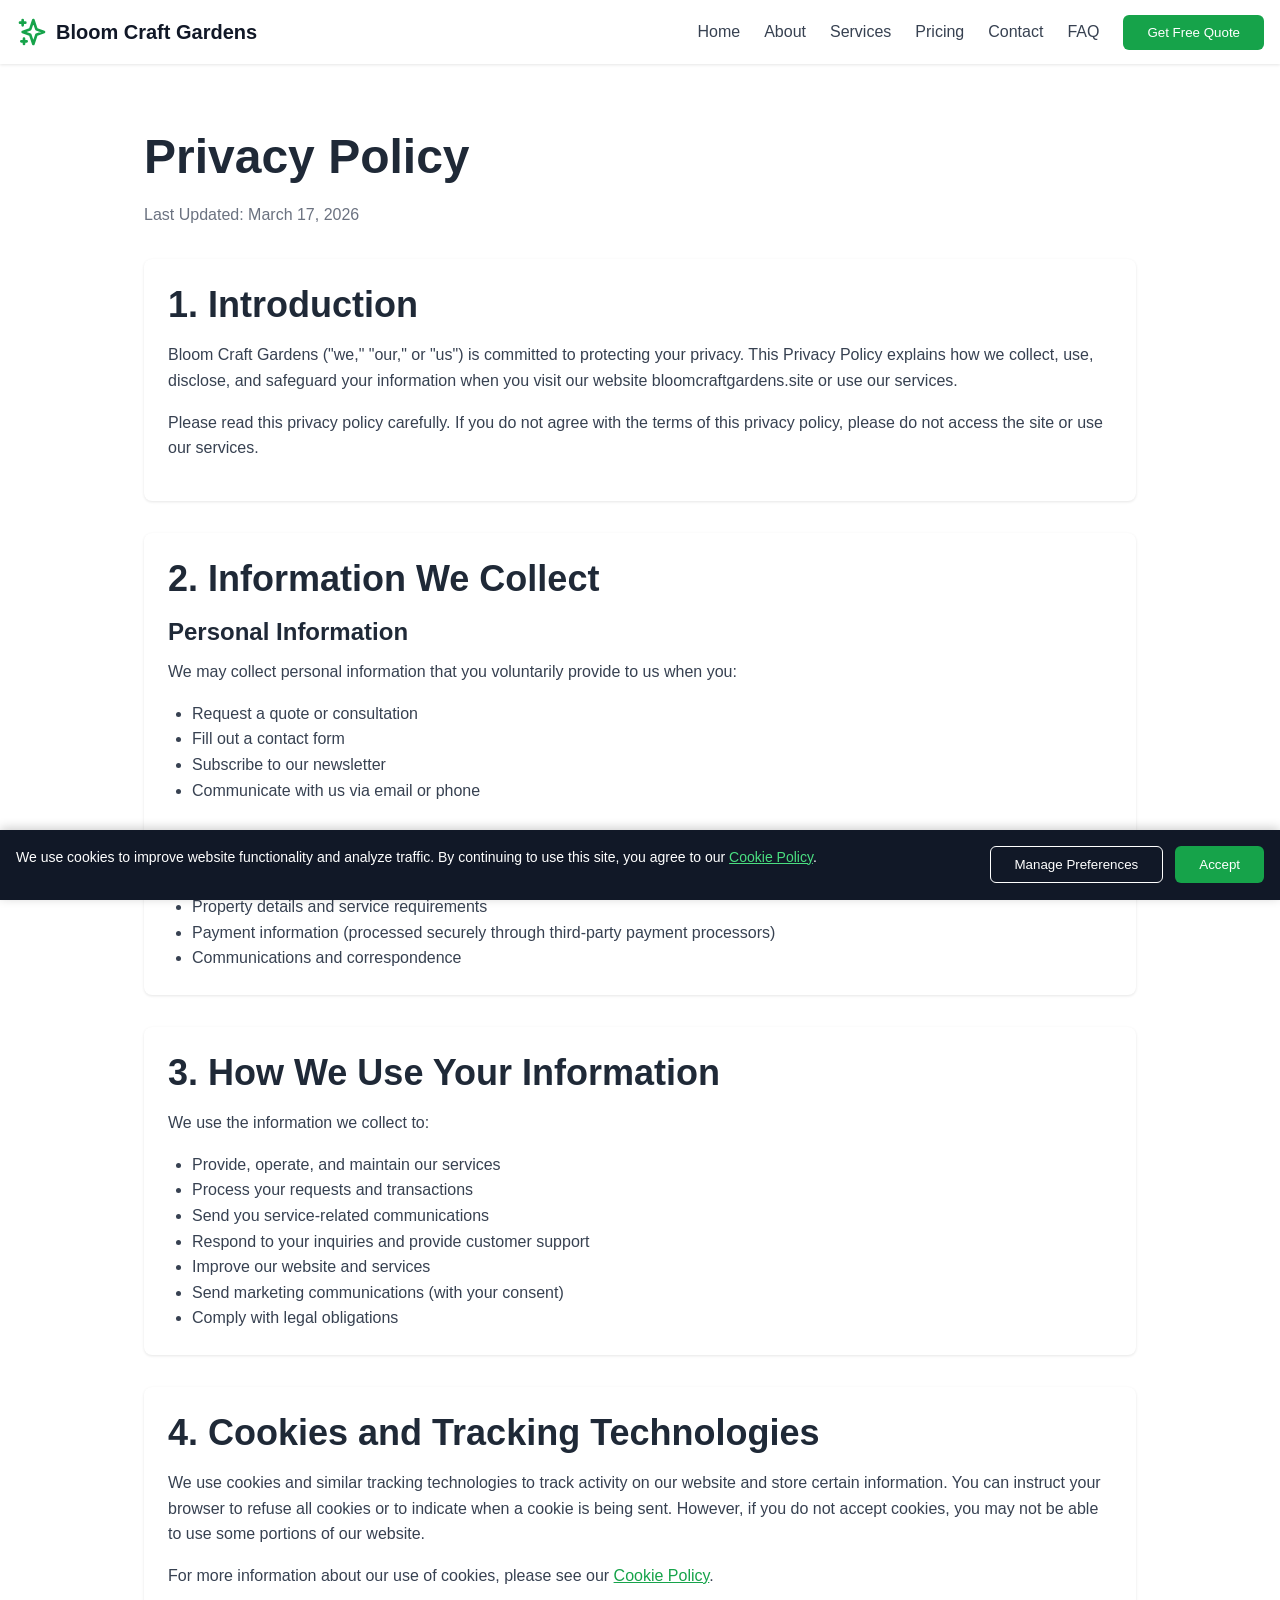
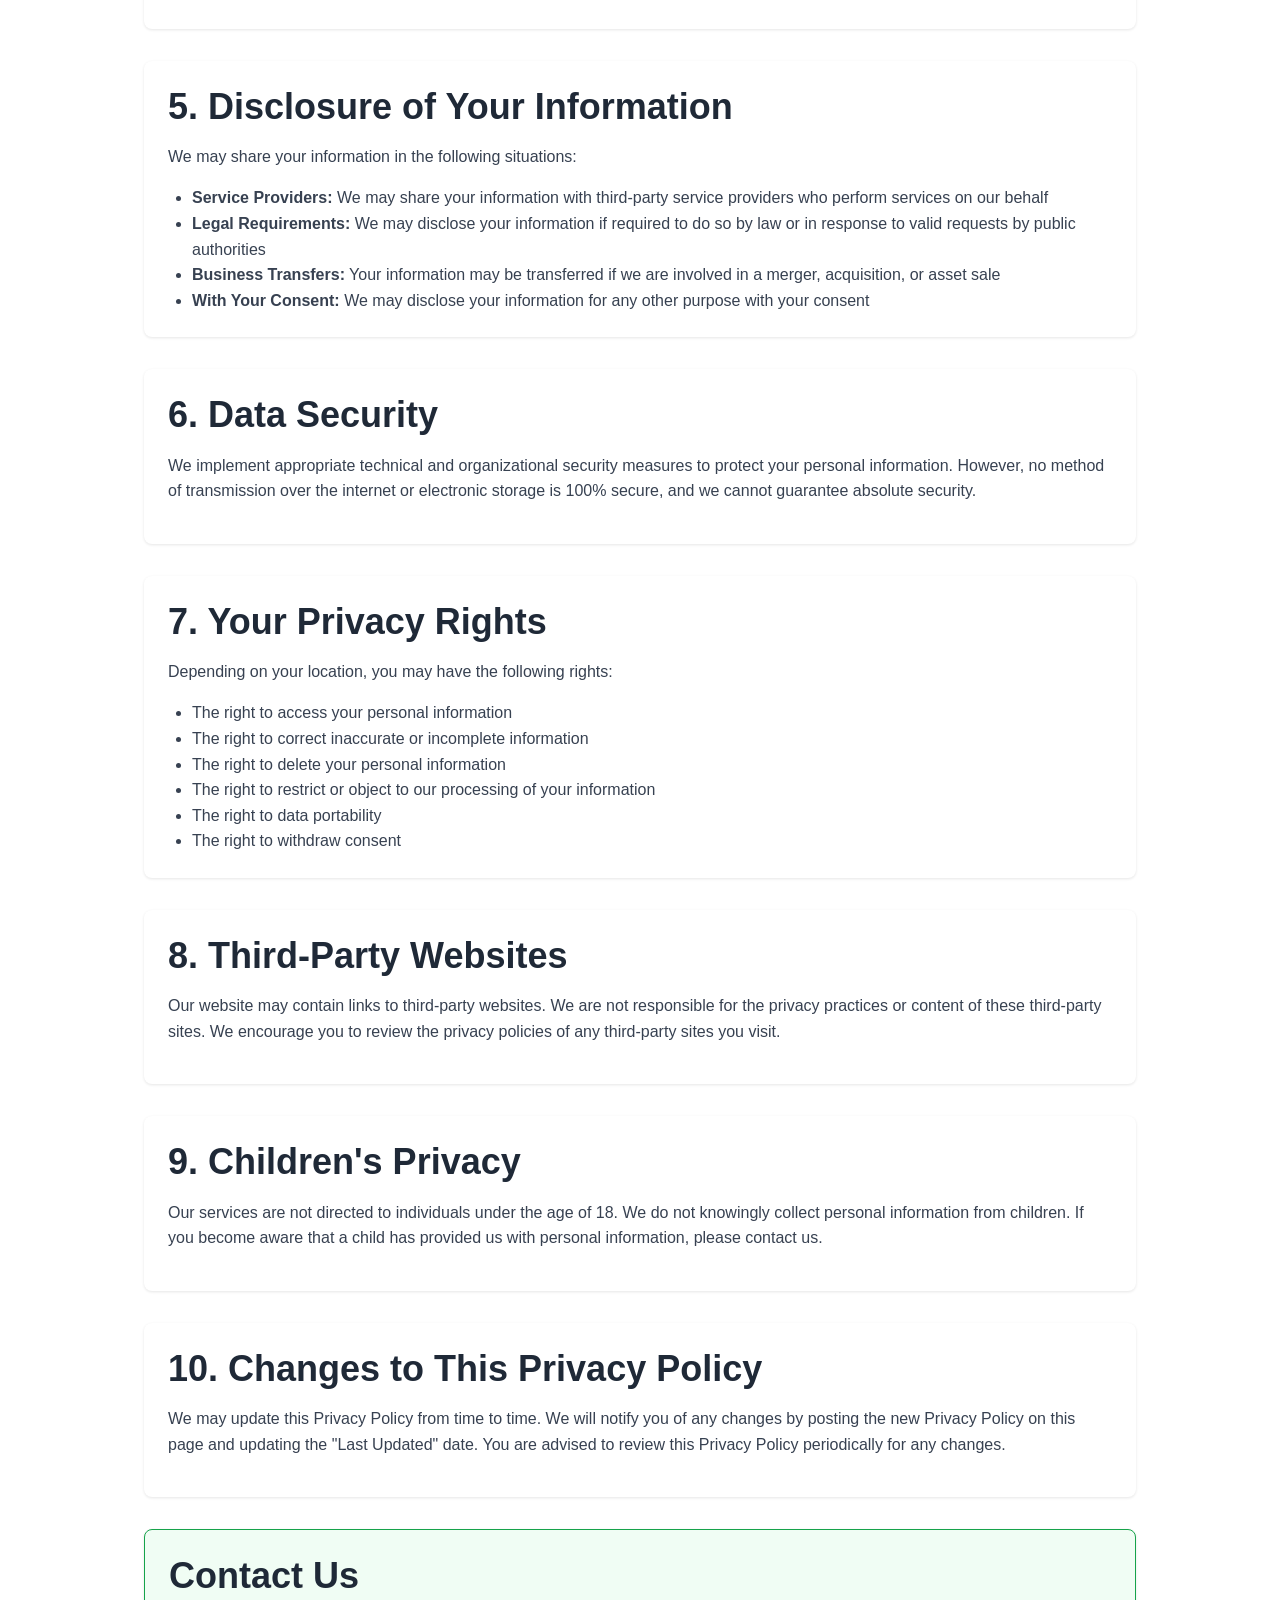
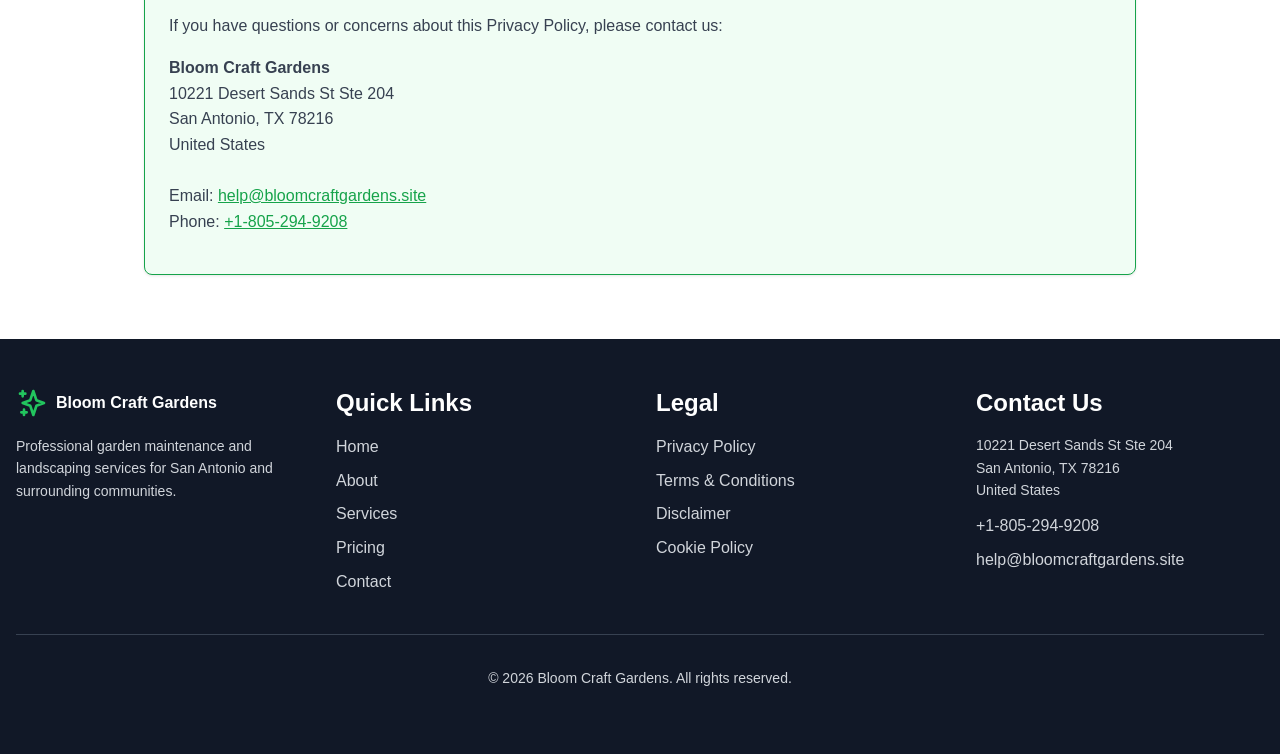
<file: privacy-policy.html>
<!DOCTYPE html>
<html lang="en">
<head>
  <meta charset="UTF-8">
  <meta name="viewport" content="width=device-width, initial-scale=1.0">
  <meta name="description" content="Privacy Policy for Bloom Craft Gardens - Learn how we collect, use, and protect your personal information.">
  <title>Privacy Policy | Bloom Craft Gardens</title>
  <link rel="stylesheet" href="styles.css">
</head>
<body>
  <header class="header">
    <nav class="header-nav">
      <a href="index.html" class="logo">
        <svg class="logo-icon" fill="none" stroke="currentColor" viewBox="0 0 24 24">
          <path stroke-linecap="round" stroke-linejoin="round" stroke-width="2" d="M5 3v4M3 5h4M6 17v4m-2-2h4m5-16l2.286 6.857L21 12l-5.714 2.143L13 21l-2.286-6.857L5 12l5.714-2.143L13 3z"></path>
        </svg>
        <span>Bloom Craft Gardens</span>
      </a>
      <div class="nav-links">
        <a href="index.html" class="nav-link">Home</a>
        <a href="about.html" class="nav-link">About</a>
        <a href="services.html" class="nav-link">Services</a>
        <a href="pricing.html" class="nav-link">Pricing</a>
        <a href="contact.html" class="nav-link">Contact</a>
        <a href="faq.html" class="nav-link">FAQ</a>
        <button class="btn btn-primary" onclick="LeadFormModal.open()">Get Free Quote</button>
      </div>
      <button class="mobile-menu-btn" onclick="MobileMenu.toggle()" aria-label="Toggle menu">
        <svg class="icon" fill="none" stroke="currentColor" viewBox="0 0 24 24">
          <path stroke-linecap="round" stroke-linejoin="round" stroke-width="2" d="M4 6h16M4 12h16M4 18h16"></path>
        </svg>
      </button>
    </nav>
    <div class="mobile-menu" id="mobileMenu">
      <a href="index.html" class="nav-link" onclick="MobileMenu.close()">Home</a>
      <a href="about.html" class="nav-link" onclick="MobileMenu.close()">About</a>
      <a href="services.html" class="nav-link" onclick="MobileMenu.close()">Services</a>
      <a href="pricing.html" class="nav-link" onclick="MobileMenu.close()">Pricing</a>
      <a href="contact.html" class="nav-link" onclick="MobileMenu.close()">Contact</a>
      <a href="faq.html" class="nav-link" onclick="MobileMenu.close()">FAQ</a>
      <button class="btn btn-primary btn-full" onclick="LeadFormModal.open(); MobileMenu.close()">Get Free Quote</button>
    </div>
  </header>

  <main class="py-16">
    <div class="container-sm">
      <h1 class="mb-4">Privacy Policy</h1>
      <p style="color: #6b7280; margin-bottom: 2rem;">Last Updated: March 17, 2026</p>

      <div class="card mb-8">
        <div class="card-content">
          <h2 class="mb-4">1. Introduction</h2>
          <p style="color: #374151; margin-bottom: 1rem;">
            Bloom Craft Gardens ("we," "our," or "us") is committed to protecting your privacy. This Privacy Policy explains how we collect, use, disclose, and safeguard your information when you visit our website bloomcraftgardens.site or use our services.
          </p>
          <p style="color: #374151;">
            Please read this privacy policy carefully. If you do not agree with the terms of this privacy policy, please do not access the site or use our services.
          </p>
        </div>
      </div>

      <div class="card mb-8">
        <div class="card-content">
          <h2 class="mb-4">2. Information We Collect</h2>
          <h3 class="mb-2">Personal Information</h3>
          <p style="color: #374151; margin-bottom: 1rem;">
            We may collect personal information that you voluntarily provide to us when you:
          </p>
          <ul style="color: #374151; margin-bottom: 1.5rem; padding-left: 1.5rem;">
            <li>Request a quote or consultation</li>
            <li>Fill out a contact form</li>
            <li>Subscribe to our newsletter</li>
            <li>Communicate with us via email or phone</li>
          </ul>
          <p style="color: #374151; margin-bottom: 1rem;">
            This information may include:
          </p>
          <ul style="color: #374151; padding-left: 1.5rem;">
            <li>Name and contact information (email address, phone number, mailing address)</li>
            <li>Property details and service requirements</li>
            <li>Payment information (processed securely through third-party payment processors)</li>
            <li>Communications and correspondence</li>
          </ul>
        </div>
      </div>

      <div class="card mb-8">
        <div class="card-content">
          <h2 class="mb-4">3. How We Use Your Information</h2>
          <p style="color: #374151; margin-bottom: 1rem;">
            We use the information we collect to:
          </p>
          <ul style="color: #374151; padding-left: 1.5rem;">
            <li>Provide, operate, and maintain our services</li>
            <li>Process your requests and transactions</li>
            <li>Send you service-related communications</li>
            <li>Respond to your inquiries and provide customer support</li>
            <li>Improve our website and services</li>
            <li>Send marketing communications (with your consent)</li>
            <li>Comply with legal obligations</li>
          </ul>
        </div>
      </div>

      <div class="card mb-8">
        <div class="card-content">
          <h2 class="mb-4">4. Cookies and Tracking Technologies</h2>
          <p style="color: #374151; margin-bottom: 1rem;">
            We use cookies and similar tracking technologies to track activity on our website and store certain information. You can instruct your browser to refuse all cookies or to indicate when a cookie is being sent. However, if you do not accept cookies, you may not be able to use some portions of our website.
          </p>
          <p style="color: #374151;">
            For more information about our use of cookies, please see our <a href="cookie-policy.html" style="color: #16a34a; text-decoration: underline;">Cookie Policy</a>.
          </p>
        </div>
      </div>

      <div class="card mb-8">
        <div class="card-content">
          <h2 class="mb-4">5. Disclosure of Your Information</h2>
          <p style="color: #374151; margin-bottom: 1rem;">
            We may share your information in the following situations:
          </p>
          <ul style="color: #374151; padding-left: 1.5rem;">
            <li><strong>Service Providers:</strong> We may share your information with third-party service providers who perform services on our behalf</li>
            <li><strong>Legal Requirements:</strong> We may disclose your information if required to do so by law or in response to valid requests by public authorities</li>
            <li><strong>Business Transfers:</strong> Your information may be transferred if we are involved in a merger, acquisition, or asset sale</li>
            <li><strong>With Your Consent:</strong> We may disclose your information for any other purpose with your consent</li>
          </ul>
        </div>
      </div>

      <div class="card mb-8">
        <div class="card-content">
          <h2 class="mb-4">6. Data Security</h2>
          <p style="color: #374151;">
            We implement appropriate technical and organizational security measures to protect your personal information. However, no method of transmission over the internet or electronic storage is 100% secure, and we cannot guarantee absolute security.
          </p>
        </div>
      </div>

      <div class="card mb-8">
        <div class="card-content">
          <h2 class="mb-4">7. Your Privacy Rights</h2>
          <p style="color: #374151; margin-bottom: 1rem;">
            Depending on your location, you may have the following rights:
          </p>
          <ul style="color: #374151; padding-left: 1.5rem;">
            <li>The right to access your personal information</li>
            <li>The right to correct inaccurate or incomplete information</li>
            <li>The right to delete your personal information</li>
            <li>The right to restrict or object to our processing of your information</li>
            <li>The right to data portability</li>
            <li>The right to withdraw consent</li>
          </ul>
        </div>
      </div>

      <div class="card mb-8">
        <div class="card-content">
          <h2 class="mb-4">8. Third-Party Websites</h2>
          <p style="color: #374151;">
            Our website may contain links to third-party websites. We are not responsible for the privacy practices or content of these third-party sites. We encourage you to review the privacy policies of any third-party sites you visit.
          </p>
        </div>
      </div>

      <div class="card mb-8">
        <div class="card-content">
          <h2 class="mb-4">9. Children's Privacy</h2>
          <p style="color: #374151;">
            Our services are not directed to individuals under the age of 18. We do not knowingly collect personal information from children. If you become aware that a child has provided us with personal information, please contact us.
          </p>
        </div>
      </div>

      <div class="card mb-8">
        <div class="card-content">
          <h2 class="mb-4">10. Changes to This Privacy Policy</h2>
          <p style="color: #374151;">
            We may update this Privacy Policy from time to time. We will notify you of any changes by posting the new Privacy Policy on this page and updating the "Last Updated" date. You are advised to review this Privacy Policy periodically for any changes.
          </p>
        </div>
      </div>

      <div class="card" style="background: #f0fdf4; border: 1px solid #16a34a;">
        <div class="card-content">
          <h2 class="mb-4">Contact Us</h2>
          <p style="color: #374151; margin-bottom: 1rem;">
            If you have questions or concerns about this Privacy Policy, please contact us:
          </p>
          <p style="color: #374151;">
            <strong>Bloom Craft Gardens</strong><br>
            10221 Desert Sands St Ste 204<br>
            San Antonio, TX 78216<br>
            United States<br>
            <br>
            Email: <a href="mailto:help@bloomcraftgardens.site" style="color: #16a34a; text-decoration: underline;">help@bloomcraftgardens.site</a><br>
            Phone: <a href="tel:+18052949208" style="color: #16a34a; text-decoration: underline;">+1-805-294-9208</a>
          </p>
        </div>
      </div>
    </div>
  </main>

  <footer class="footer">
    <div class="container">
      <div class="footer-grid">
        <div class="footer-section">
          <div style="display: flex; align-items: center; gap: 0.5rem; margin-bottom: 1rem;">
            <svg style="width: 2rem; height: 2rem; color: #22c55e;" fill="none" stroke="currentColor" viewBox="0 0 24 24">
              <path stroke-linecap="round" stroke-linejoin="round" stroke-width="2" d="M5 3v4M3 5h4M6 17v4m-2-2h4m5-16l2.286 6.857L21 12l-5.714 2.143L13 21l-2.286-6.857L5 12l5.714-2.143L13 3z"></path>
            </svg>
            <span style="font-weight: 700; color: white;">Bloom Craft Gardens</span>
          </div>
          <p style="font-size: 0.875rem;">Professional garden maintenance and landscaping services for San Antonio and surrounding communities.</p>
        </div>
        <div class="footer-section">
          <h3>Quick Links</h3>
          <ul>
            <li><a href="index.html">Home</a></li>
            <li><a href="about.html">About</a></li>
            <li><a href="services.html">Services</a></li>
            <li><a href="pricing.html">Pricing</a></li>
            <li><a href="contact.html">Contact</a></li>
          </ul>
        </div>
        <div class="footer-section">
          <h3>Legal</h3>
          <ul>
            <li><a href="privacy-policy.html">Privacy Policy</a></li>
            <li><a href="terms-conditions.html">Terms & Conditions</a></li>
            <li><a href="disclaimer.html">Disclaimer</a></li>
            <li><a href="cookie-policy.html">Cookie Policy</a></li>
          </ul>
        </div>
        <div class="footer-section">
          <h3>Contact Us</h3>
          <ul style="list-style: none;">
            <li style="font-size: 0.875rem; margin-bottom: 0.75rem;">
              10221 Desert Sands St Ste 204<br>
              San Antonio, TX 78216<br>
              United States
            </li>
            <li><a href="tel:+18052949208">+1-805-294-9208</a></li>
            <li><a href="mailto:help@bloomcraftgardens.site">help@bloomcraftgardens.site</a></li>
          </ul>
        </div>
      </div>
      <div class="footer-bottom">
        <p>&copy; 2026 Bloom Craft Gardens. All rights reserved.</p>
      </div>
    </div>
  </footer>

  <div class="cookie-banner" id="cookieBanner">
    <div class="cookie-content">
      <p class="cookie-text">
        We use cookies to improve website functionality and analyze traffic. By continuing to use this site, you agree to our 
        <a href="cookie-policy.html">Cookie Policy</a>.
      </p>
      <div class="cookie-buttons">
        <button class="btn btn-outline" style="border-color: white; color: white;" onclick="CookieConsent.manage()">Manage Preferences</button>
        <button class="btn btn-primary" onclick="CookieConsent.accept()">Accept</button>
      </div>
    </div>
  </div>

  <div class="modal-overlay" id="leadFormModal">
    <div class="modal">
      <div class="modal-header">
        <h3 class="modal-title">Get Your Free Quote</h3>
        <button class="modal-close" onclick="LeadFormModal.close()" aria-label="Close">&times;</button>
      </div>
      <div class="modal-body">
        <form onsubmit="LeadFormModal.handleSubmit(event)">
          <div class="form-group">
            <label class="form-label" for="lead-name">Name *</label>
            <input type="text" class="form-input" id="lead-name" name="name" required placeholder="Your name">
          </div>
          <div class="form-group">
            <label class="form-label" for="lead-email">Email *</label>
            <input type="email" class="form-input" id="lead-email" name="email" required placeholder="your@email.com">
          </div>
          <div class="form-group">
            <label class="form-label" for="lead-phone">Phone *</label>
            <input type="tel" class="form-input" id="lead-phone" name="phone" required placeholder="+1 (555) 123-4567">
          </div>
          <div class="form-group">
            <label class="form-label" for="lead-service">Service Needed *</label>
            <select class="form-select" id="lead-service" name="service" required>
              <option value="">Select a service</option>
              <option value="garden-maintenance">Garden Maintenance</option>
              <option value="lawn-care">Lawn Care</option>
              <option value="landscape-design">Landscape Design</option>
              <option value="planting">Planting Services</option>
              <option value="mulching">Mulching & Soil Care</option>
              <option value="seasonal-cleanup">Seasonal Cleanup</option>
              <option value="custom">Custom Project</option>
            </select>
          </div>
          <div class="form-group">
            <label class="form-label" for="lead-message">Message</label>
            <textarea class="form-textarea" id="lead-message" name="message" rows="3" placeholder="Tell us about your garden service needs..."></textarea>
          </div>
          <div class="checkbox-wrapper">
            <input type="checkbox" id="lead-consent" name="consent" required>
            <label class="checkbox-label" for="lead-consent">
              I agree to the <a href="privacy-policy.html" target="_blank" style="color: #16a34a; text-decoration: underline;">Privacy Policy</a> and 
              <a href="terms-conditions.html" target="_blank" style="color: #16a34a; text-decoration: underline;">Terms & Conditions</a>. *
            </label>
          </div>
          <button type="submit" class="btn btn-primary btn-full btn-lg" style="margin-top: 1rem;">Request Service</button>
        </form>
      </div>
    </div>
  </div>

  <script src="script.js"></script>
</body>
</html>
</file>
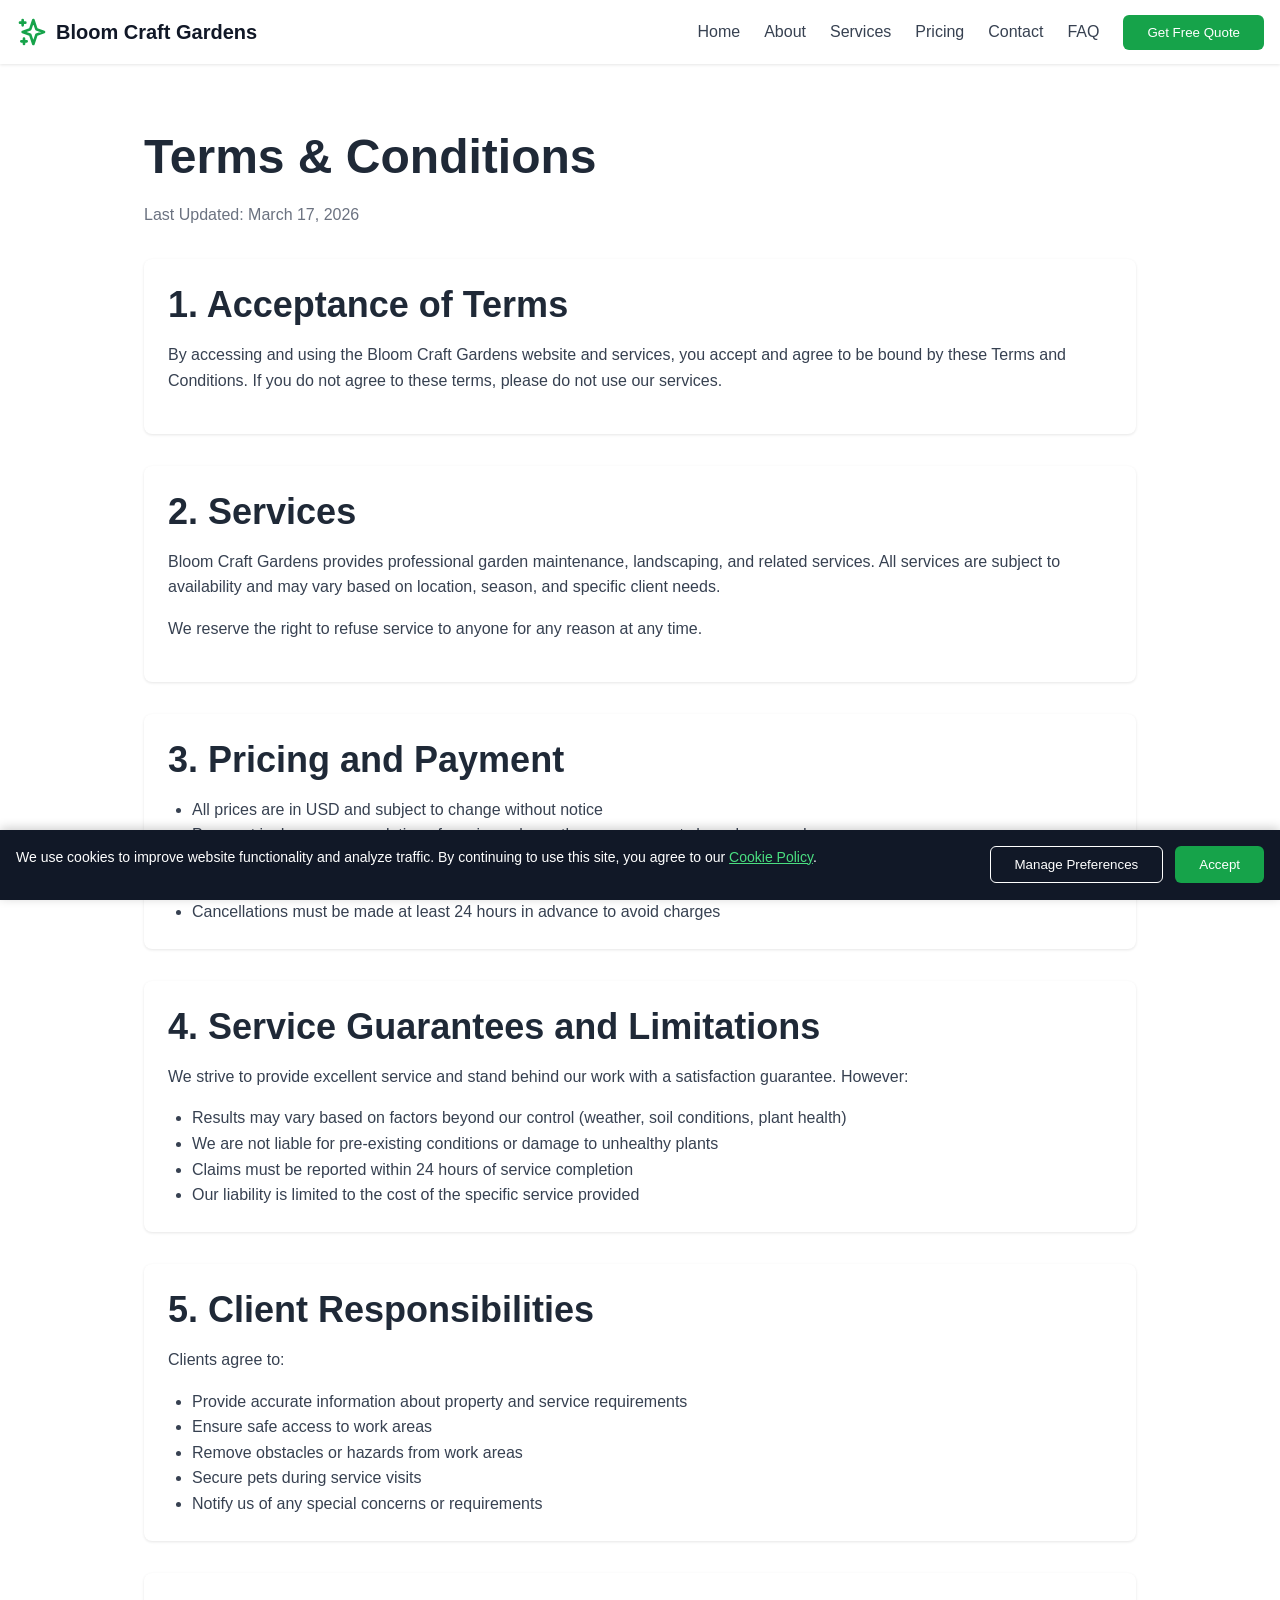
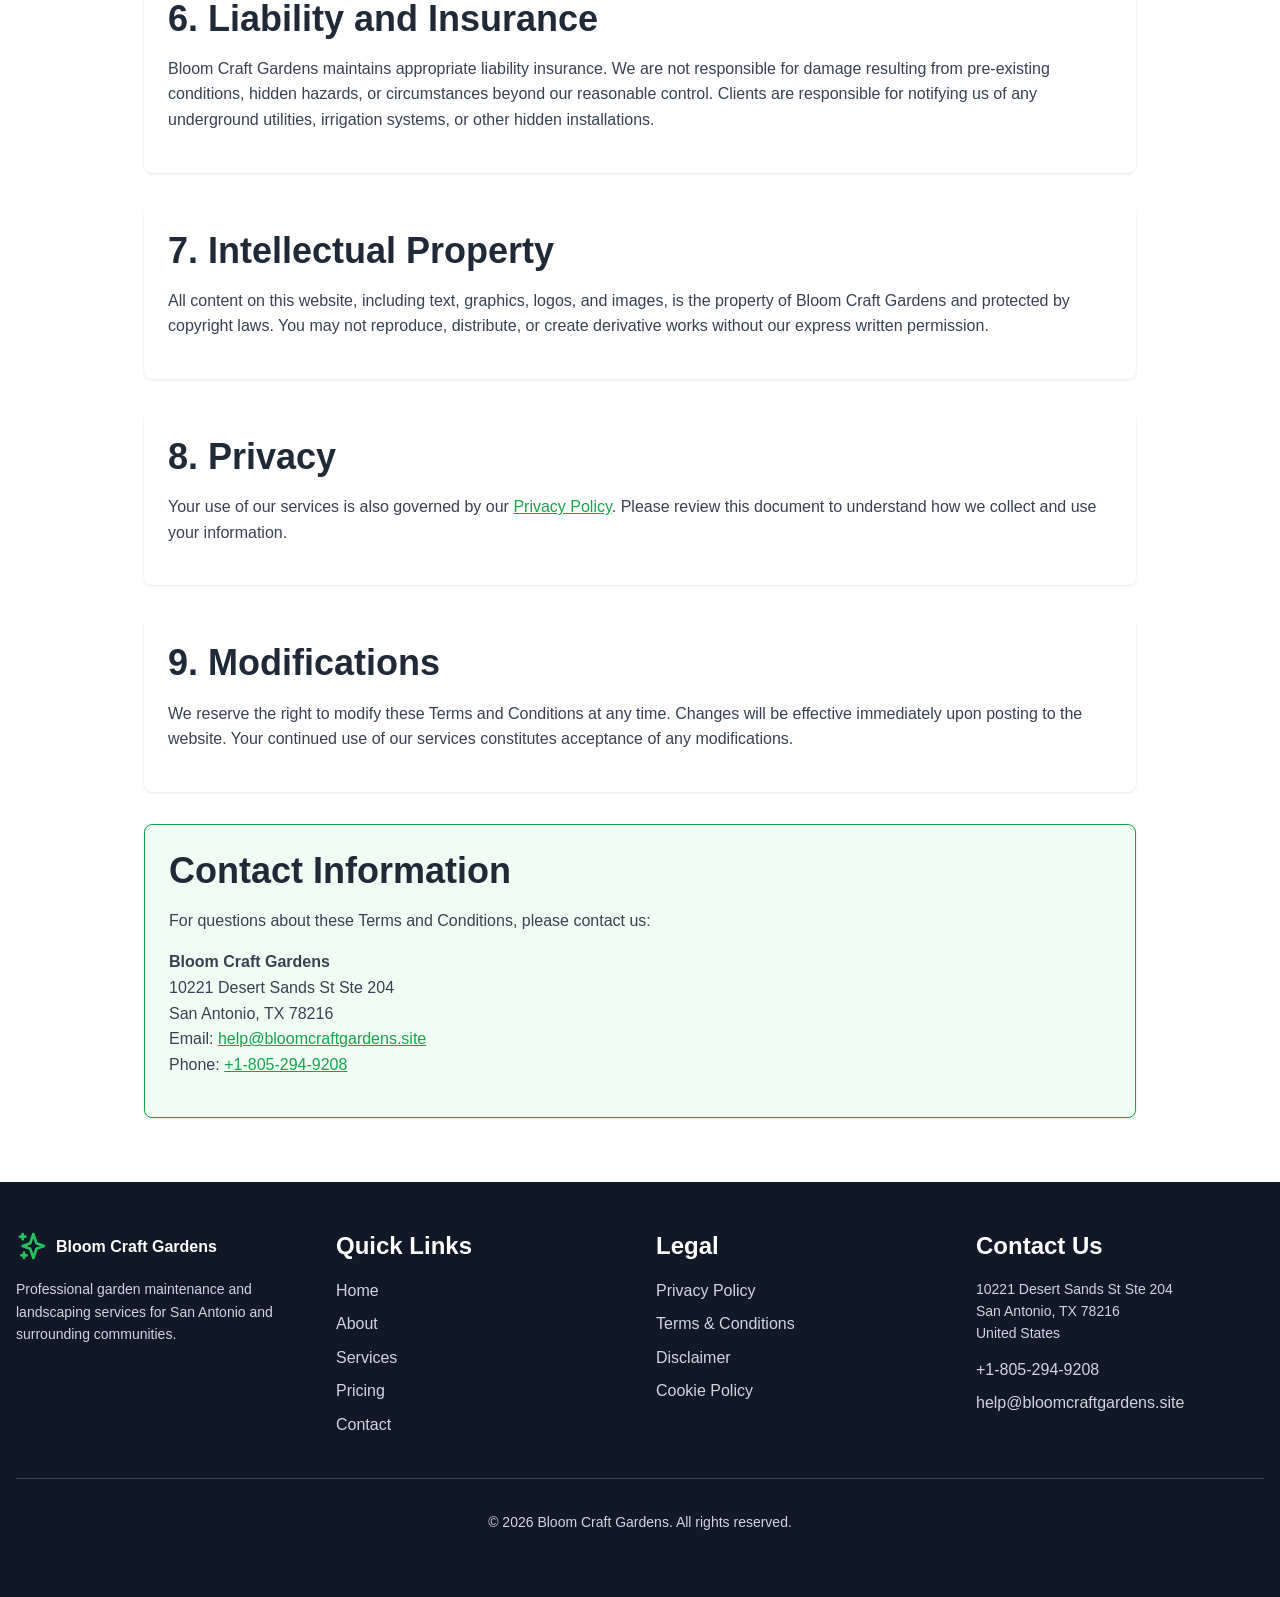
<file: terms-conditions.html>
<!DOCTYPE html>
<html lang="en">
<head>
  <meta charset="UTF-8">
  <meta name="viewport" content="width=device-width, initial-scale=1.0">
  <meta name="description" content="Terms and Conditions for Bloom Craft Gardens services.">
  <title>Terms & Conditions | Bloom Craft Gardens</title>
  <link rel="stylesheet" href="styles.css">
</head>
<body>
  <header class="header">
    <nav class="header-nav">
      <a href="index.html" class="logo">
        <svg class="logo-icon" fill="none" stroke="currentColor" viewBox="0 0 24 24">
          <path stroke-linecap="round" stroke-linejoin="round" stroke-width="2" d="M5 3v4M3 5h4M6 17v4m-2-2h4m5-16l2.286 6.857L21 12l-5.714 2.143L13 21l-2.286-6.857L5 12l5.714-2.143L13 3z"></path>
        </svg>
        <span>Bloom Craft Gardens</span>
      </a>
      <div class="nav-links">
        <a href="index.html" class="nav-link">Home</a>
        <a href="about.html" class="nav-link">About</a>
        <a href="services.html" class="nav-link">Services</a>
        <a href="pricing.html" class="nav-link">Pricing</a>
        <a href="contact.html" class="nav-link">Contact</a>
        <a href="faq.html" class="nav-link">FAQ</a>
        <button class="btn btn-primary" onclick="LeadFormModal.open()">Get Free Quote</button>
      </div>
      <button class="mobile-menu-btn" onclick="MobileMenu.toggle()" aria-label="Toggle menu">
        <svg class="icon" fill="none" stroke="currentColor" viewBox="0 0 24 24">
          <path stroke-linecap="round" stroke-linejoin="round" stroke-width="2" d="M4 6h16M4 12h16M4 18h16"></path>
        </svg>
      </button>
    </nav>
    <div class="mobile-menu" id="mobileMenu">
      <a href="index.html" class="nav-link" onclick="MobileMenu.close()">Home</a>
      <a href="about.html" class="nav-link" onclick="MobileMenu.close()">About</a>
      <a href="services.html" class="nav-link" onclick="MobileMenu.close()">Services</a>
      <a href="pricing.html" class="nav-link" onclick="MobileMenu.close()">Pricing</a>
      <a href="contact.html" class="nav-link" onclick="MobileMenu.close()">Contact</a>
      <a href="faq.html" class="nav-link" onclick="MobileMenu.close()">FAQ</a>
      <button class="btn btn-primary btn-full" onclick="LeadFormModal.open(); MobileMenu.close()">Get Free Quote</button>
    </div>
  </header>

  <main class="py-16">
    <div class="container-sm">
      <h1 class="mb-4">Terms & Conditions</h1>
      <p style="color: #6b7280; margin-bottom: 2rem;">Last Updated: March 17, 2026</p>

      <div class="card mb-8">
        <div class="card-content">
          <h2 class="mb-4">1. Acceptance of Terms</h2>
          <p style="color: #374151;">
            By accessing and using the Bloom Craft Gardens website and services, you accept and agree to be bound by these Terms and Conditions. If you do not agree to these terms, please do not use our services.
          </p>
        </div>
      </div>

      <div class="card mb-8">
        <div class="card-content">
          <h2 class="mb-4">2. Services</h2>
          <p style="color: #374151; margin-bottom: 1rem;">
            Bloom Craft Gardens provides professional garden maintenance, landscaping, and related services. All services are subject to availability and may vary based on location, season, and specific client needs.
          </p>
          <p style="color: #374151;">
            We reserve the right to refuse service to anyone for any reason at any time.
          </p>
        </div>
      </div>

      <div class="card mb-8">
        <div class="card-content">
          <h2 class="mb-4">3. Pricing and Payment</h2>
          <ul style="color: #374151; padding-left: 1.5rem;">
            <li>All prices are in USD and subject to change without notice</li>
            <li>Payment is due upon completion of service unless other arrangements have been made</li>
            <li>We accept cash, checks, and major credit cards</li>
            <li>Late payments may incur additional fees</li>
            <li>Cancellations must be made at least 24 hours in advance to avoid charges</li>
          </ul>
        </div>
      </div>

      <div class="card mb-8">
        <div class="card-content">
          <h2 class="mb-4">4. Service Guarantees and Limitations</h2>
          <p style="color: #374151; margin-bottom: 1rem;">
            We strive to provide excellent service and stand behind our work with a satisfaction guarantee. However:
          </p>
          <ul style="color: #374151; padding-left: 1.5rem;">
            <li>Results may vary based on factors beyond our control (weather, soil conditions, plant health)</li>
            <li>We are not liable for pre-existing conditions or damage to unhealthy plants</li>
            <li>Claims must be reported within 24 hours of service completion</li>
            <li>Our liability is limited to the cost of the specific service provided</li>
          </ul>
        </div>
      </div>

      <div class="card mb-8">
        <div class="card-content">
          <h2 class="mb-4">5. Client Responsibilities</h2>
          <p style="color: #374151; margin-bottom: 1rem;">
            Clients agree to:
          </p>
          <ul style="color: #374151; padding-left: 1.5rem;">
            <li>Provide accurate information about property and service requirements</li>
            <li>Ensure safe access to work areas</li>
            <li>Remove obstacles or hazards from work areas</li>
            <li>Secure pets during service visits</li>
            <li>Notify us of any special concerns or requirements</li>
          </ul>
        </div>
      </div>

      <div class="card mb-8">
        <div class="card-content">
          <h2 class="mb-4">6. Liability and Insurance</h2>
          <p style="color: #374151;">
            Bloom Craft Gardens maintains appropriate liability insurance. We are not responsible for damage resulting from pre-existing conditions, hidden hazards, or circumstances beyond our reasonable control. Clients are responsible for notifying us of any underground utilities, irrigation systems, or other hidden installations.
          </p>
        </div>
      </div>

      <div class="card mb-8">
        <div class="card-content">
          <h2 class="mb-4">7. Intellectual Property</h2>
          <p style="color: #374151;">
            All content on this website, including text, graphics, logos, and images, is the property of Bloom Craft Gardens and protected by copyright laws. You may not reproduce, distribute, or create derivative works without our express written permission.
          </p>
        </div>
      </div>

      <div class="card mb-8">
        <div class="card-content">
          <h2 class="mb-4">8. Privacy</h2>
          <p style="color: #374151;">
            Your use of our services is also governed by our <a href="privacy-policy.html" style="color: #16a34a; text-decoration: underline;">Privacy Policy</a>. Please review this document to understand how we collect and use your information.
          </p>
        </div>
      </div>

      <div class="card mb-8">
        <div class="card-content">
          <h2 class="mb-4">9. Modifications</h2>
          <p style="color: #374151;">
            We reserve the right to modify these Terms and Conditions at any time. Changes will be effective immediately upon posting to the website. Your continued use of our services constitutes acceptance of any modifications.
          </p>
        </div>
      </div>

      <div class="card" style="background: #f0fdf4; border: 1px solid #16a34a;">
        <div class="card-content">
          <h2 class="mb-4">Contact Information</h2>
          <p style="color: #374151; margin-bottom: 1rem;">
            For questions about these Terms and Conditions, please contact us:
          </p>
          <p style="color: #374151;">
            <strong>Bloom Craft Gardens</strong><br>
            10221 Desert Sands St Ste 204<br>
            San Antonio, TX 78216<br>
            Email: <a href="mailto:help@bloomcraftgardens.site" style="color: #16a34a; text-decoration: underline;">help@bloomcraftgardens.site</a><br>
            Phone: <a href="tel:+18052949208" style="color: #16a34a; text-decoration: underline;">+1-805-294-9208</a>
          </p>
        </div>
      </div>
    </div>
  </main>

  <footer class="footer">
    <div class="container">
      <div class="footer-grid">
        <div class="footer-section">
          <div style="display: flex; align-items: center; gap: 0.5rem; margin-bottom: 1rem;">
            <svg style="width: 2rem; height: 2rem; color: #22c55e;" fill="none" stroke="currentColor" viewBox="0 0 24 24">
              <path stroke-linecap="round" stroke-linejoin="round" stroke-width="2" d="M5 3v4M3 5h4M6 17v4m-2-2h4m5-16l2.286 6.857L21 12l-5.714 2.143L13 21l-2.286-6.857L5 12l5.714-2.143L13 3z"></path>
            </svg>
            <span style="font-weight: 700; color: white;">Bloom Craft Gardens</span>
          </div>
          <p style="font-size: 0.875rem;">Professional garden maintenance and landscaping services for San Antonio and surrounding communities.</p>
        </div>
        <div class="footer-section">
          <h3>Quick Links</h3>
          <ul>
            <li><a href="index.html">Home</a></li>
            <li><a href="about.html">About</a></li>
            <li><a href="services.html">Services</a></li>
            <li><a href="pricing.html">Pricing</a></li>
            <li><a href="contact.html">Contact</a></li>
          </ul>
        </div>
        <div class="footer-section">
          <h3>Legal</h3>
          <ul>
            <li><a href="privacy-policy.html">Privacy Policy</a></li>
            <li><a href="terms-conditions.html">Terms & Conditions</a></li>
            <li><a href="disclaimer.html">Disclaimer</a></li>
            <li><a href="cookie-policy.html">Cookie Policy</a></li>
          </ul>
        </div>
        <div class="footer-section">
          <h3>Contact Us</h3>
          <ul style="list-style: none;">
            <li style="font-size: 0.875rem; margin-bottom: 0.75rem;">
              10221 Desert Sands St Ste 204<br>
              San Antonio, TX 78216<br>
              United States
            </li>
            <li><a href="tel:+18052949208">+1-805-294-9208</a></li>
            <li><a href="mailto:help@bloomcraftgardens.site">help@bloomcraftgardens.site</a></li>
          </ul>
        </div>
      </div>
      <div class="footer-bottom">
        <p>&copy; 2026 Bloom Craft Gardens. All rights reserved.</p>
      </div>
    </div>
  </footer>

  <div class="cookie-banner" id="cookieBanner">
    <div class="cookie-content">
      <p class="cookie-text">
        We use cookies to improve website functionality and analyze traffic. By continuing to use this site, you agree to our 
        <a href="cookie-policy.html">Cookie Policy</a>.
      </p>
      <div class="cookie-buttons">
        <button class="btn btn-outline" style="border-color: white; color: white;" onclick="CookieConsent.manage()">Manage Preferences</button>
        <button class="btn btn-primary" onclick="CookieConsent.accept()">Accept</button>
      </div>
    </div>
  </div>

  <div class="modal-overlay" id="leadFormModal">
    <div class="modal">
      <div class="modal-header">
        <h3 class="modal-title">Get Your Free Quote</h3>
        <button class="modal-close" onclick="LeadFormModal.close()" aria-label="Close">&times;</button>
      </div>
      <div class="modal-body">
        <form onsubmit="LeadFormModal.handleSubmit(event)">
          <div class="form-group">
            <label class="form-label" for="lead-name">Name *</label>
            <input type="text" class="form-input" id="lead-name" name="name" required placeholder="Your name">
          </div>
          <div class="form-group">
            <label class="form-label" for="lead-email">Email *</label>
            <input type="email" class="form-input" id="lead-email" name="email" required placeholder="your@email.com">
          </div>
          <div class="form-group">
            <label class="form-label" for="lead-phone">Phone *</label>
            <input type="tel" class="form-input" id="lead-phone" name="phone" required placeholder="+1 (555) 123-4567">
          </div>
          <div class="form-group">
            <label class="form-label" for="lead-service">Service Needed *</label>
            <select class="form-select" id="lead-service" name="service" required>
              <option value="">Select a service</option>
              <option value="garden-maintenance">Garden Maintenance</option>
              <option value="lawn-care">Lawn Care</option>
              <option value="landscape-design">Landscape Design</option>
              <option value="planting">Planting Services</option>
              <option value="mulching">Mulching & Soil Care</option>
              <option value="seasonal-cleanup">Seasonal Cleanup</option>
              <option value="custom">Custom Project</option>
            </select>
          </div>
          <div class="form-group">
            <label class="form-label" for="lead-message">Message</label>
            <textarea class="form-textarea" id="lead-message" name="message" rows="3" placeholder="Tell us about your garden service needs..."></textarea>
          </div>
          <div class="checkbox-wrapper">
            <input type="checkbox" id="lead-consent" name="consent" required>
            <label class="checkbox-label" for="lead-consent">
              I agree to the <a href="privacy-policy.html" target="_blank" style="color: #16a34a; text-decoration: underline;">Privacy Policy</a> and 
              <a href="terms-conditions.html" target="_blank" style="color: #16a34a; text-decoration: underline;">Terms & Conditions</a>. *
            </label>
          </div>
          <button type="submit" class="btn btn-primary btn-full btn-lg" style="margin-top: 1rem;">Request Service</button>
        </form>
      </div>
    </div>
  </div>

  <script src="script.js"></script>
</body>
</html>
</file>
<file: styles.css>
/* Reset and Base Styles */
* {
  margin: 0;
  padding: 0;
  box-sizing: border-box;
}

body {
  font-family: -apple-system, BlinkMacSystemFont, 'Segoe UI', 'Roboto', 'Oxygen', 'Ubuntu', 'Cantarell', 'Fira Sans', 'Droid Sans', 'Helvetica Neue', sans-serif;
  line-height: 1.6;
  color: #1f2937;
  background-color: #ffffff;
}

h1 {
  font-size: 3rem;
  font-weight: 700;
  line-height: 1.2;
  margin-bottom: 1rem;
}

h2 {
  font-size: 2.25rem;
  font-weight: 700;
  line-height: 1.2;
  margin-bottom: 1rem;
}

h3 {
  font-size: 1.5rem;
  font-weight: 600;
  line-height: 1.3;
  margin-bottom: 0.75rem;
}

p {
  margin-bottom: 1rem;
}

a {
  text-decoration: none;
  color: inherit;
}

img {
  max-width: 100%;
  height: auto;
  display: block;
}

/* Utility Classes */
.container {
  max-width: 80rem;
  margin: 0 auto;
  padding: 0 1rem;
}

.container-sm {
  max-width: 64rem;
  margin: 0 auto;
  padding: 0 1rem;
}

.text-center {
  text-align: center;
}

.mb-4 { margin-bottom: 1rem; }
.mb-6 { margin-bottom: 1.5rem; }
.mb-8 { margin-bottom: 2rem; }
.mb-12 { margin-bottom: 3rem; }
.mb-16 { margin-bottom: 4rem; }

.mt-4 { margin-top: 1rem; }
.mt-6 { margin-top: 1.5rem; }
.mt-8 { margin-top: 2rem; }
.mt-12 { margin-top: 3rem; }

.py-8 { padding-top: 2rem; padding-bottom: 2rem; }
.py-12 { padding-top: 3rem; padding-bottom: 3rem; }
.py-16 { padding-top: 4rem; padding-bottom: 4rem; }

/* Header */
.header {
  background: white;
  box-shadow: 0 1px 3px rgba(0, 0, 0, 0.1);
  position: sticky;
  top: 0;
  z-index: 1000;
}

.header-nav {
  display: flex;
  justify-content: space-between;
  align-items: center;
  height: 4rem;
  max-width: 80rem;
  margin: 0 auto;
  padding: 0 1rem;
}

.logo {
  display: flex;
  align-items: center;
  gap: 0.5rem;
  font-weight: 700;
  font-size: 1.25rem;
  color: #111827;
}

.logo-icon {
  width: 2rem;
  height: 2rem;
  color: #16a34a;
}

.nav-links {
  display: flex;
  align-items: center;
  gap: 1.5rem;
}

.nav-link {
  color: #374151;
  transition: color 0.2s;
}

.nav-link:hover {
  color: #16a34a;
}

.nav-link.active {
  color: #16a34a;
  font-weight: 600;
}

.mobile-menu-btn {
  display: none;
  background: none;
  border: none;
  cursor: pointer;
  padding: 0.5rem;
}

.mobile-menu {
  display: none;
  flex-direction: column;
  gap: 1rem;
  padding: 1rem 0;
  border-top: 1px solid #e5e7eb;
}

.mobile-menu.active {
  display: flex;
}

/* Buttons */
.btn {
  display: inline-block;
  padding: 0.625rem 1.5rem;
  border-radius: 0.375rem;
  font-weight: 500;
  cursor: pointer;
  border: none;
  transition: all 0.2s;
  text-align: center;
}

.btn-primary {
  background-color: #16a34a;
  color: white;
}

.btn-primary:hover {
  background-color: #15803d;
}

.btn-outline {
  background-color: transparent;
  border: 1px solid #16a34a;
  color: #16a34a;
}

.btn-outline:hover {
  background-color: #f0fdf4;
}

.btn-lg {
  padding: 0.875rem 2rem;
  font-size: 1.125rem;
}

.btn-full {
  width: 100%;
}

/* Cards */
.card {
  background: white;
  border-radius: 0.5rem;
  box-shadow: 0 1px 3px rgba(0, 0, 0, 0.1);
  overflow: hidden;
}

.card-header {
  padding: 1.5rem;
}

.card-content {
  padding: 1.5rem;
}

.card-footer {
  padding: 1.5rem;
  border-top: 1px solid #e5e7eb;
}

/* Grid Layouts */
.grid {
  display: grid;
  gap: 2rem;
}

.grid-cols-2 {
  grid-template-columns: repeat(2, 1fr);
}

.grid-cols-3 {
  grid-template-columns: repeat(3, 1fr);
}

.grid-cols-4 {
  grid-template-columns: repeat(4, 1fr);
}

/* Hero Section */
.hero {
  position: relative;
  height: 600px;
  display: flex;
  align-items: center;
  justify-content: center;
  background: #111827;
  overflow: hidden;
}

.hero-image {
  position: absolute;
  inset: 0;
  width: 100%;
  height: 100%;
  object-fit: cover;
}

.hero-overlay {
  position: absolute;
  inset: 0;
  background: rgba(0, 0, 0, 0.5);
}

.hero-content {
  position: relative;
  z-index: 10;
  text-align: center;
  color: white;
  padding: 2rem;
  max-width: 56rem;
}

.hero-title {
  font-size: 3rem;
  margin-bottom: 1.5rem;
}

.hero-text {
  font-size: 1.25rem;
  margin-bottom: 2rem;
}

.hero-buttons {
  display: flex;
  gap: 1rem;
  justify-content: center;
  flex-wrap: wrap;
}

/* Footer */
.footer {
  background: #111827;
  color: #d1d5db;
  padding: 3rem 0;
}

.footer-grid {
  display: grid;
  grid-template-columns: repeat(auto-fit, minmax(250px, 1fr));
  gap: 2rem;
  margin-bottom: 2rem;
}

.footer-section h3 {
  color: white;
  margin-bottom: 1rem;
}

.footer-section ul {
  list-style: none;
}

.footer-section li {
  margin-bottom: 0.5rem;
}

.footer-section a {
  color: #d1d5db;
  transition: color 0.2s;
}

.footer-section a:hover {
  color: #22c55e;
}

.footer-bottom {
  border-top: 1px solid #374151;
  padding-top: 2rem;
  text-align: center;
  font-size: 0.875rem;
}

/* Cookie Consent Banner */
.cookie-banner {
  position: fixed;
  bottom: 0;
  left: 0;
  right: 0;
  background: #111827;
  color: white;
  padding: 1rem;
  box-shadow: 0 -2px 10px rgba(0, 0, 0, 0.2);
  z-index: 9999;
  display: none;
}

.cookie-banner.show {
  display: block;
}

.cookie-content {
  max-width: 80rem;
  margin: 0 auto;
  display: flex;
  align-items: center;
  justify-content: space-between;
  gap: 1rem;
}

.cookie-text {
  font-size: 0.875rem;
}

.cookie-text a {
  color: #4ade80;
  text-decoration: underline;
}

.cookie-buttons {
  display: flex;
  gap: 0.75rem;
}

/* Modal/Dialog */
.modal-overlay {
  position: fixed;
  inset: 0;
  background: rgba(0, 0, 0, 0.5);
  z-index: 10000;
  display: none;
  align-items: center;
  justify-content: center;
  padding: 1rem;
}

.modal-overlay.active {
  display: flex;
}

.modal {
  background: white;
  border-radius: 0.5rem;
  max-width: 28rem;
  width: 100%;
  max-height: 90vh;
  overflow-y: auto;
  box-shadow: 0 20px 25px -5px rgba(0, 0, 0, 0.1);
}

.modal-header {
  padding: 1.5rem;
  border-bottom: 1px solid #e5e7eb;
}

.modal-title {
  font-size: 1.5rem;
  font-weight: 600;
}

.modal-close {
  position: absolute;
  top: 1rem;
  right: 1rem;
  background: none;
  border: none;
  cursor: pointer;
  font-size: 1.5rem;
  color: #6b7280;
}

.modal-body {
  padding: 1.5rem;
}

/* Forms */
.form-group {
  margin-bottom: 1rem;
}

.form-label {
  display: block;
  margin-bottom: 0.5rem;
  font-weight: 500;
  font-size: 0.875rem;
}

.form-input,
.form-select,
.form-textarea {
  width: 100%;
  padding: 0.625rem;
  border: 1px solid #d1d5db;
  border-radius: 0.375rem;
  font-size: 1rem;
}

.form-input:focus,
.form-select:focus,
.form-textarea:focus {
  outline: none;
  border-color: #16a34a;
  box-shadow: 0 0 0 3px rgba(22, 163, 74, 0.1);
}

.form-textarea {
  resize: vertical;
}

.checkbox-wrapper {
  display: flex;
  align-items: flex-start;
  gap: 0.5rem;
}

.checkbox-wrapper input[type="checkbox"] {
  margin-top: 0.25rem;
}

.checkbox-label {
  font-size: 0.875rem;
}

/* Accordion */
.accordion {
  border: 1px solid #e5e7eb;
  border-radius: 0.5rem;
  overflow: hidden;
}

.accordion-item {
  border-bottom: 1px solid #e5e7eb;
}

.accordion-item:last-child {
  border-bottom: none;
}

.accordion-trigger {
  width: 100%;
  padding: 1rem 1.5rem;
  background: white;
  border: none;
  text-align: left;
  cursor: pointer;
  font-weight: 500;
  display: flex;
  justify-content: space-between;
  align-items: center;
  transition: background 0.2s;
}

.accordion-trigger:hover {
  background: #f9fafb;
}

.accordion-content {
  padding: 0 1.5rem;
  max-height: 0;
  overflow: hidden;
  transition: max-height 0.3s ease;
}

.accordion-content.active {
  padding: 1rem 1.5rem;
  max-height: 1000px;
}

/* Stats Section */
.stats-section {
  background: #16a34a;
  color: white;
  padding: 3rem 0;
}

.stats-grid {
  display: grid;
  grid-template-columns: repeat(auto-fit, minmax(200px, 1fr));
  gap: 2rem;
  text-align: center;
}

.stat-number {
  font-size: 3rem;
  font-weight: 700;
  margin-bottom: 0.5rem;
}

.stat-label {
  font-size: 1.125rem;
  opacity: 0.9;
}

/* Testimonials */
.testimonial-stars {
  display: flex;
  gap: 0.25rem;
  margin-bottom: 0.5rem;
}

.star {
  color: #fbbf24;
}

/* Responsive */
@media (max-width: 768px) {
  .nav-links {
    display: none;
  }

  .mobile-menu-btn {
    display: block;
  }

  .grid-cols-2,
  .grid-cols-3,
  .grid-cols-4 {
    grid-template-columns: 1fr;
  }

  .hero-title {
    font-size: 2rem;
  }

  h1 {
    font-size: 2.5rem;
  }

  h2 {
    font-size: 2rem;
  }

  .cookie-content {
    flex-direction: column;
  }

  .hero-buttons {
    flex-direction: column;
  }
}

@media (min-width: 768px) {
  .grid-cols-2 {
    grid-template-columns: repeat(2, 1fr);
  }

  .grid-cols-3 {
    grid-template-columns: repeat(3, 1fr);
  }

  .grid-cols-4 {
    grid-template-columns: repeat(4, 1fr);
  }
}

/* Background Colors */
.bg-green-50 { background-color: #f0fdf4; }
.bg-green-100 { background-color: #dcfce7; }
.bg-green-600 { background-color: #16a34a; }
.bg-gray-50 { background-color: #f9fafb; }
.bg-gray-900 { background-color: #111827; }
.bg-white { background-color: #ffffff; }

/* Text Colors */
.text-green-600 { color: #16a34a; }
.text-gray-600 { color: #4b5563; }
.text-gray-700 { color: #374151; }
.text-white { color: #ffffff; }

/* Icon */
.icon {
  width: 1.5rem;
  height: 1.5rem;
  display: inline-block;
  vertical-align: middle;
}

.icon-lg {
  width: 2rem;
  height: 2rem;
}

/* Toast Notification */
.toast {
  position: fixed;
  top: 1rem;
  right: 1rem;
  background: #111827;
  color: white;
  padding: 1rem 1.5rem;
  border-radius: 0.5rem;
  box-shadow: 0 4px 6px rgba(0, 0, 0, 0.1);
  z-index: 10001;
  animation: slideIn 0.3s ease;
}

.toast.success {
  background: #16a34a;
}

.toast.error {
  background: #dc2626;
}

@keyframes slideIn {
  from {
    transform: translateX(100%);
    opacity: 0;
  }
  to {
    transform: translateX(0);
    opacity: 1;
  }
}

/* Loading Spinner */
.spinner {
  border: 3px solid #f3f4f6;
  border-top: 3px solid #16a34a;
  border-radius: 50%;
  width: 40px;
  height: 40px;
  animation: spin 1s linear infinite;
  margin: 2rem auto;
}

@keyframes spin {
  0% { transform: rotate(0deg); }
  100% { transform: rotate(360deg); }
}

/* Hover Effects */
.hover-shadow {
  transition: box-shadow 0.3s;
}

.hover-shadow:hover {
  box-shadow: 0 10px 15px -3px rgba(0, 0, 0, 0.1);
}

/* Image Fallback */
.image-fallback {
  background: #f3f4f6;
  display: flex;
  align-items: center;
  justify-content: center;
  color: #9ca3af;
}
</file>
